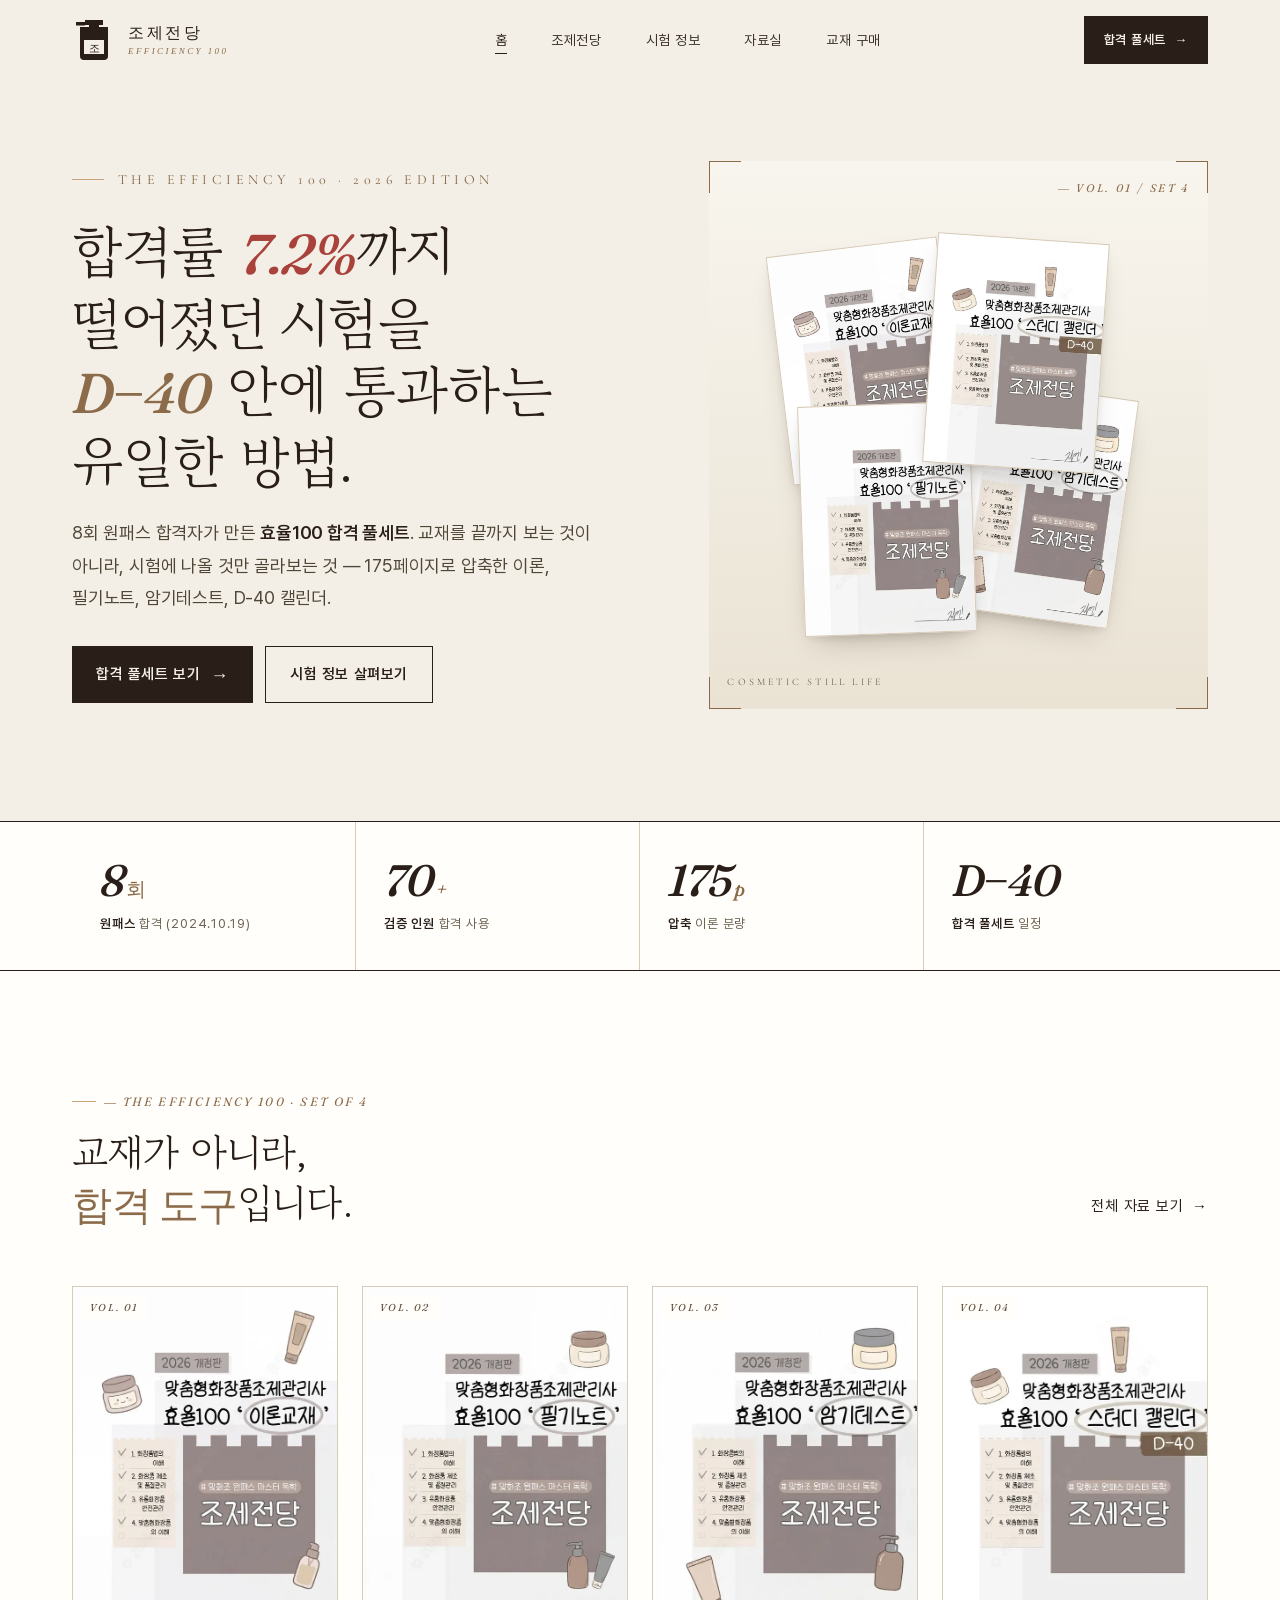
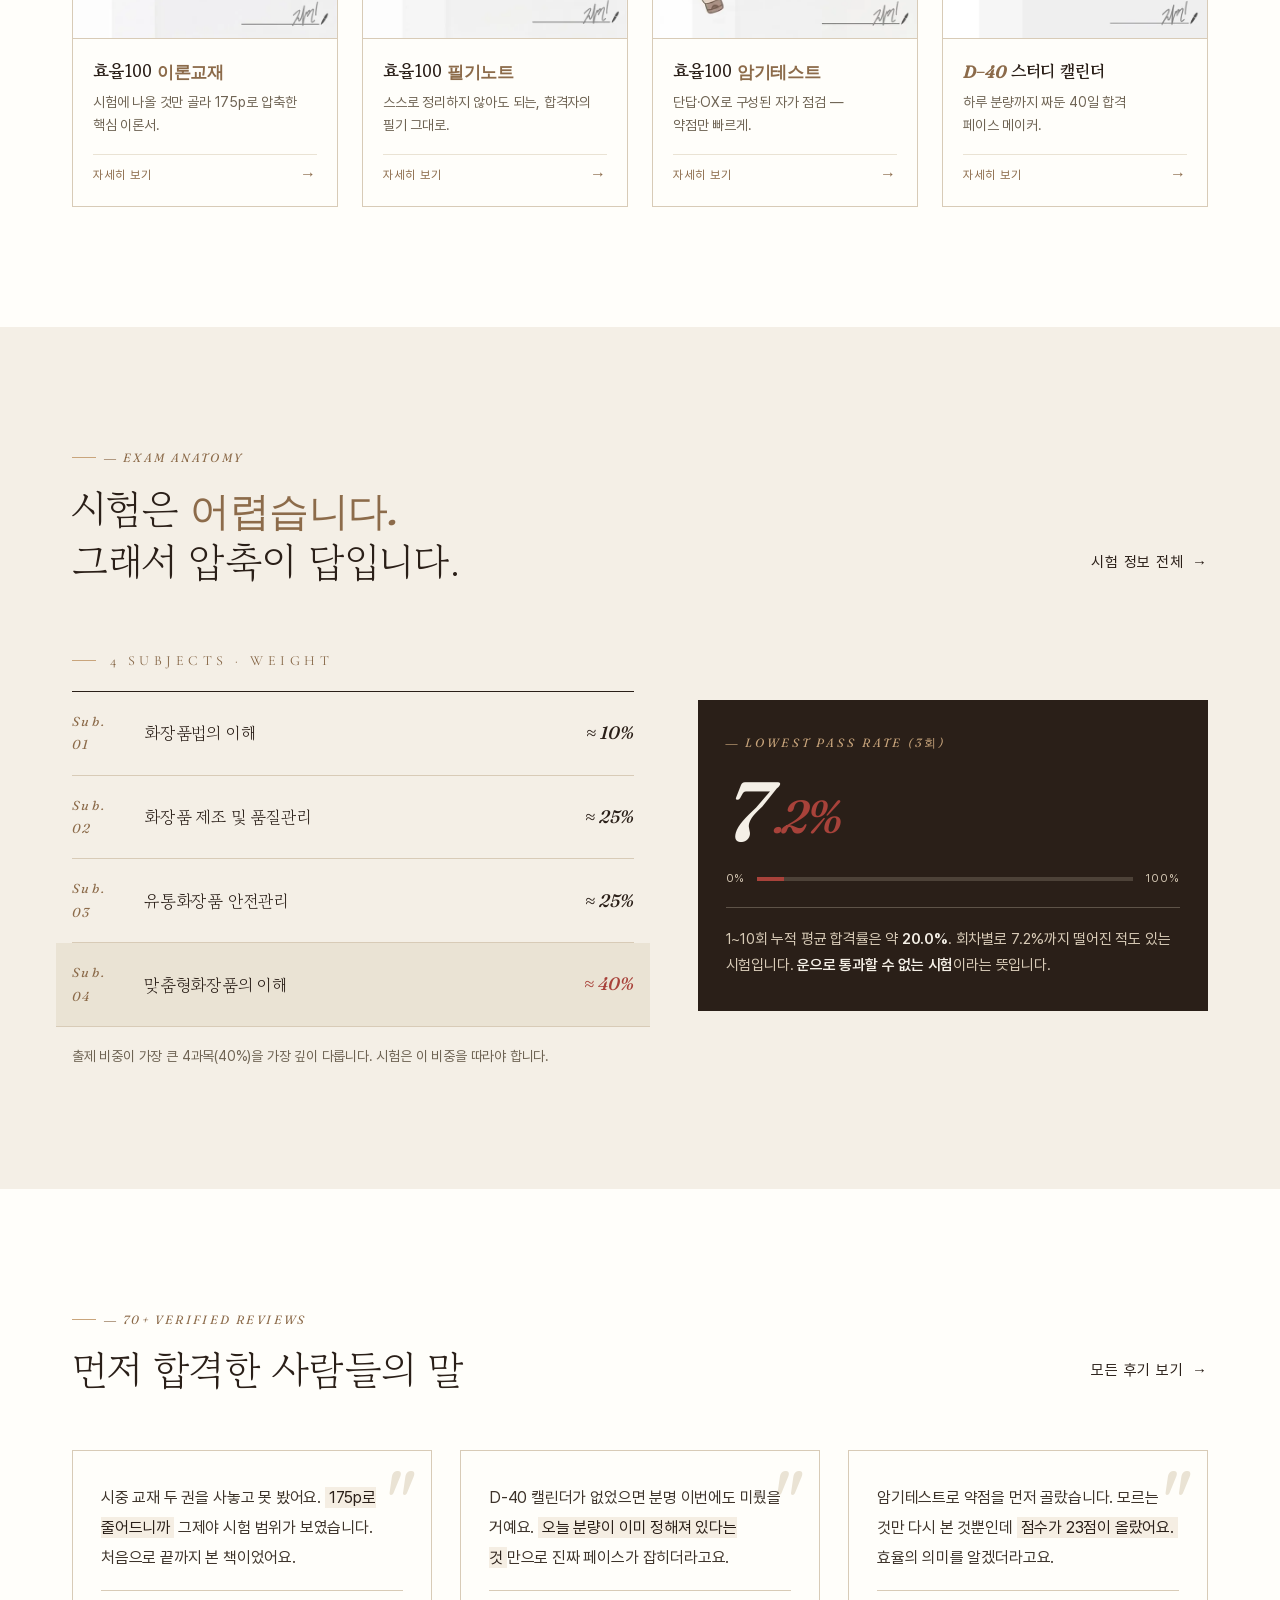
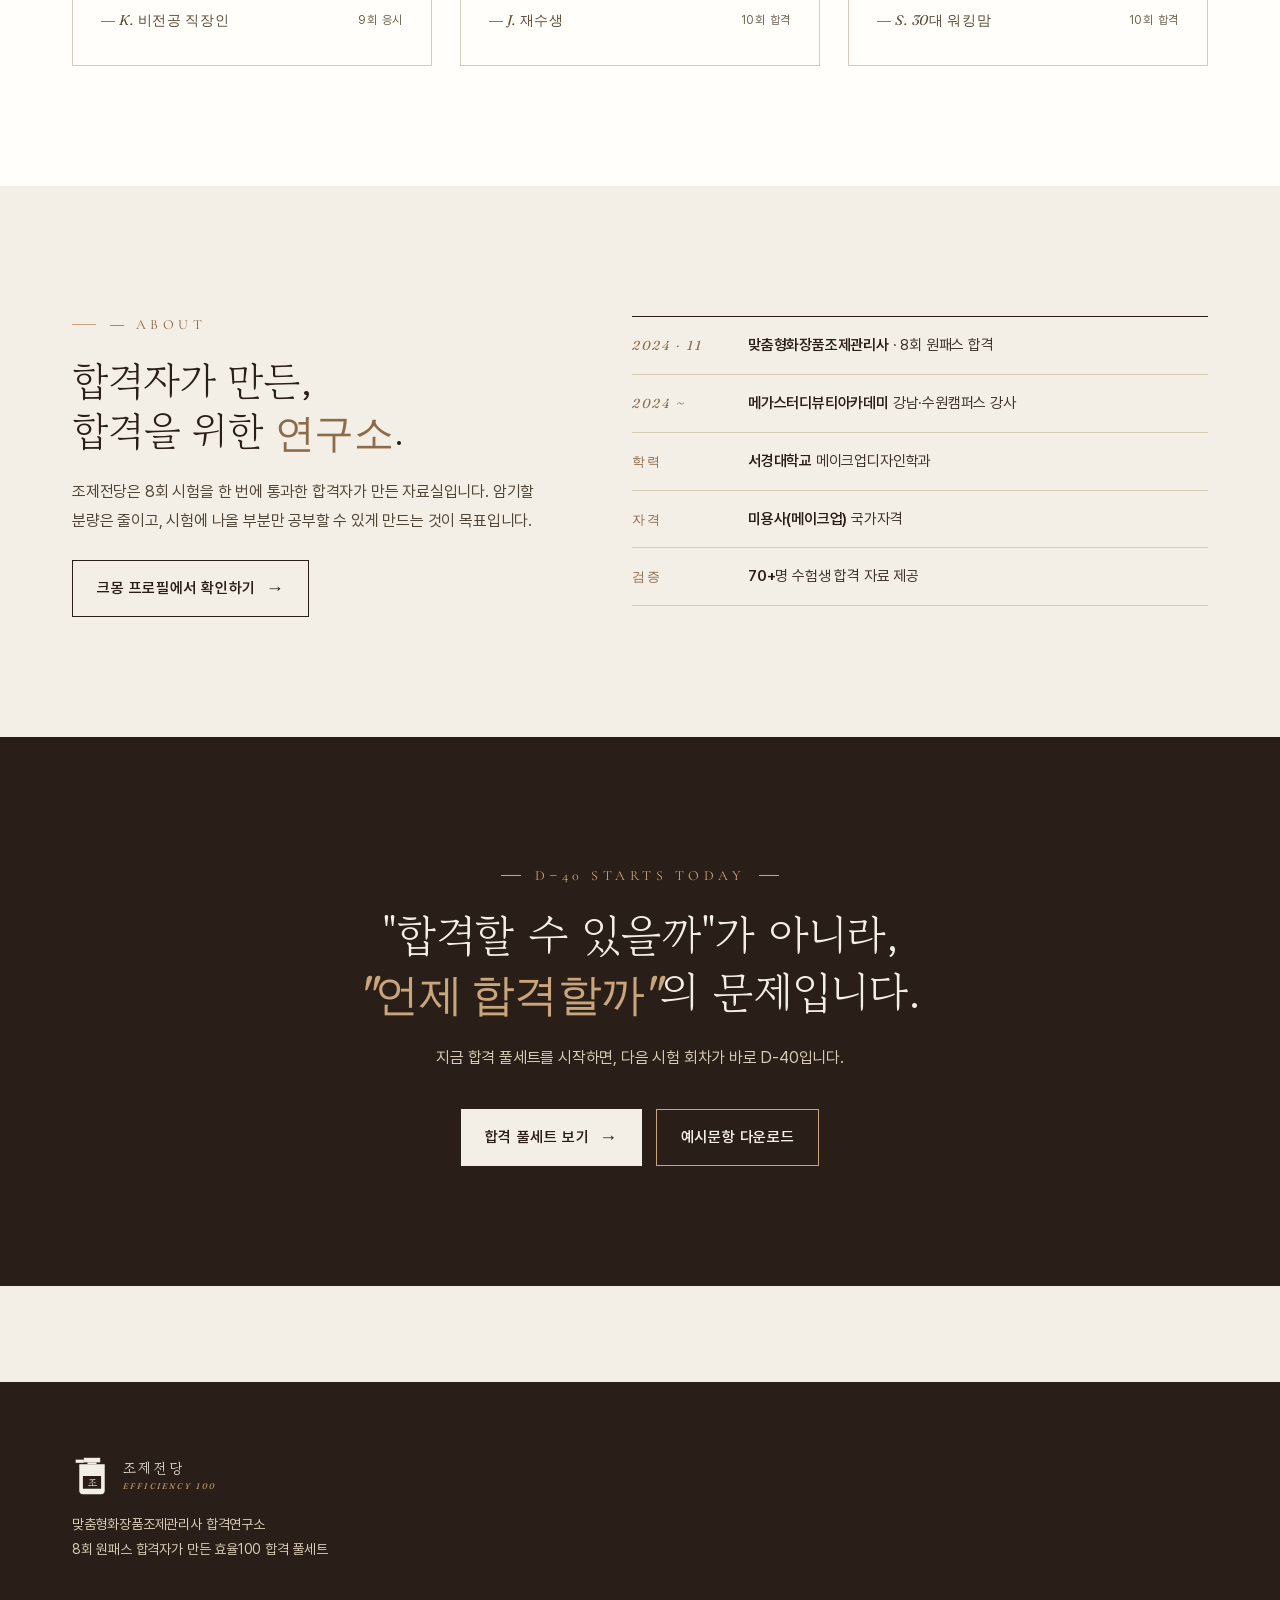
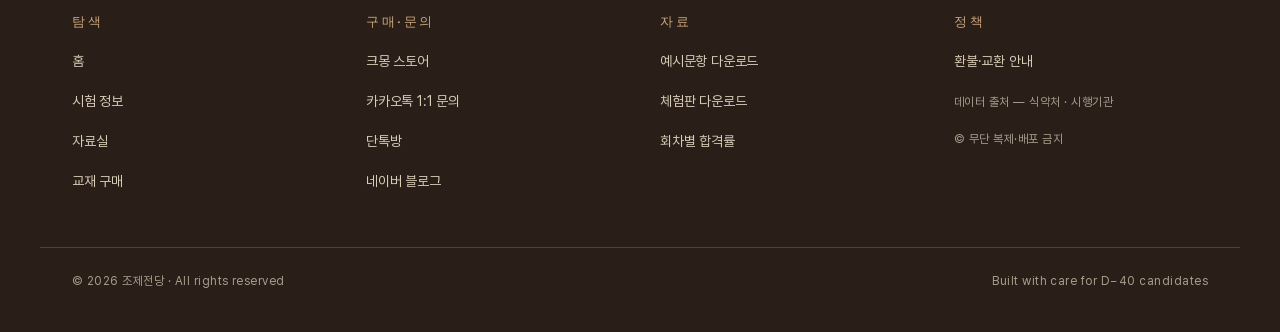
<file: index.html>
<!DOCTYPE html>
<html lang="ko">
<head>
<meta charset="UTF-8">
<!-- Google tag (gtag.js) — interaction-deferred -->
<script>
  window.dataLayer = window.dataLayer || [];
  function gtag(){dataLayer.push(arguments);}
  gtag('js', new Date());
  gtag('config', 'G-F64037SRZX');
  (function(){
    var done=false;
    function loadGA(){
      if(done)return; done=true;
      var s=document.createElement('script');
      s.async=true;
      s.src='https://www.googletagmanager.com/gtag/js?id=G-F64037SRZX';
      document.head.appendChild(s);
    }
    ['scroll','mousemove','touchstart','keydown','click','pointerdown'].forEach(function(e){
      window.addEventListener(e,loadGA,{once:true,passive:true});
    });
    setTimeout(loadGA,3500);
  })();
</script>
<meta name="google-site-verification" content="NAr3On89Ym2ysK4tKkze5yGOKYq5B1vSyVtVILd3RYI">
<meta name="naver-site-verification" content="fcfbbf88fa3ef6b8a86120e49fa648577eeb4b23">
<meta name="robots" content="index,follow">
<meta name="viewport" content="width=device-width, initial-scale=1, viewport-fit=cover">
<title>맞춤형화장품조제관리사 시험 합격연구소 — 조제전당 효율100</title>
<meta name="description" content="맞춤형화장품조제관리사 시험을 D-40 안에 끝내는 효율100. 8회 원패스 합격자가 만든 이론교재·필기노트·암기테스트·캘린더 풀세트.">
<link rel="canonical" href="https://jojejeondang.com/">
<meta property="og:type" content="website">
<meta property="og:site_name" content="조제전당">
<meta property="og:locale" content="ko_KR">
<meta property="og:url" content="https://jojejeondang.com/">
<meta property="og:title" content="맞춤형화장품조제관리사 시험 합격연구소 — 조제전당 효율100">
<meta property="og:description" content="맞춤형화장품조제관리사 시험을 D-40 안에 끝내는 효율100. 8회 원패스 합격자가 만든 이론교재·필기노트·암기테스트·캘린더 풀세트.">
<meta property="og:image" content="https://jojejeondang.com/og-image.png">
<meta name="twitter:card" content="summary_large_image">
<meta name="twitter:title" content="맞춤형화장품조제관리사 시험 합격연구소 — 조제전당 효율100">
<meta name="twitter:description" content="맞춤형화장품조제관리사 시험을 D-40 안에 끝내는 효율100. 8회 원패스 합격자가 만든 이론교재·필기노트·암기테스트·캘린더 풀세트.">
<meta name="twitter:image" content="https://jojejeondang.com/og-image.png">
<meta name="twitter:domain" content="jojejeondang.com">
<script type="application/ld+json">{"@context":"https://schema.org","@type":"EducationalOrganization","name":"조제전당","alternateName":"Efficiency 100","url":"https://jojejeondang.com/","description":"맞춤형화장품조제관리사 시험 학습자료 브랜드","logo":"https://jojejeondang.com/assets/logos/logo-master.svg","sameAs":["https://blog.naver.com/dianarttie","https://kmong.com/@%EC%A1%B0%EC%A0%9C%EC%A0%84%EB%8B%B9"]}</script>
<link rel="icon" type="image/svg+xml" href="https://jojejeondang.com/assets/logos/favicon.svg">



<link rel="stylesheet" href="styles.css">

<link rel="preload" as="font" type="font/woff2" href="fonts/Pretendard-400.subset.woff2" crossorigin>
<link rel="preload" as="font" type="font/woff2" href="fonts/Gowun-400.subset.woff2" crossorigin>
<style>@font-face{font-family:'Gowun Batang';font-weight:400;font-display:swap;src:url('fonts/Gowun-400.subset.woff2') format('woff2')}@font-face{font-family:'Gowun Batang';font-weight:700;font-display:swap;src:url('fonts/Gowun-700.subset.woff2') format('woff2')}@font-face{font-family:'Cormorant Garamond';font-weight:400;font-display:swap;src:url('fonts/Cormorant-400.woff2') format('woff2')}@font-face{font-family:'Fraunces';font-weight:400;font-style:italic;font-display:swap;src:url('fonts/Fraunces-400i.woff2') format('woff2')}@font-face{font-family:'Fraunces';font-weight:500;font-style:italic;font-display:swap;src:url('fonts/Fraunces-500i.woff2') format('woff2')}</style>

<style>@font-face{font-family:'Pretendard';font-weight:400;font-style:normal;font-display:swap;src:local('Pretendard'),url('fonts/Pretendard-400.subset.woff2') format('woff2')}
@font-face{font-family:'Pretendard';font-weight:600;font-style:normal;font-display:swap;src:local('Pretendard SemiBold'),url('fonts/Pretendard-600.subset.woff2') format('woff2')}</style>

<style>
  /* ============ HERO ============ */
  .hero{padding:40px 0 24px;position:relative;overflow:hidden}
  @media(min-width:561px){.hero{padding:56px 0 32px}}
  @media(min-width:1024px){.hero{padding:80px 0 64px}}
  .hero .wrap{display:grid;gap:36px}
  @media(min-width:1024px){.hero .wrap{grid-template-columns:1.15fr 1fr;gap:64px;align-items:center}}
  .hero-eyebrow{display:flex;align-items:center;gap:14px;margin-bottom:20px}
  @media(min-width:1024px){.hero-eyebrow{margin-bottom:24px}}
  .hero-eyebrow::before{content:'';width:32px;height:1px;background:var(--tan-400)}
  .hero h1{font-family:var(--f-display);font-weight:400;font-size:clamp(30px,6.4vw,56px);line-height:1.2;letter-spacing:-0.018em;color:var(--ink-900);text-wrap:pretty}
  .hero h1 em{font-family:var(--f-italic);color:var(--mocha-500);font-weight:500}
  .hero h1 .brick{color:var(--brick);font-family:var(--f-italic);font-weight:500}
  .hero p.lead{margin-top:20px;font-size:clamp(16px,2vw,18px);line-height:1.8;color:var(--ink-700);max-width:540px}
  @media(min-width:1024px){.hero p.lead{margin-top:24px}}

  /* HERO CTA: 모바일 1열 stack → 561+ inline */
  .hero-cta{margin-top:28px;display:flex;flex-direction:column;gap:10px}
  .hero-cta .btn{width:100%;justify-content:center}
  @media(min-width:561px){
    .hero-cta{flex-direction:row;flex-wrap:wrap;gap:12px;margin-top:32px}
    .hero-cta .btn{width:auto;min-width:0}
  }

  .hero-meta{
    margin-top:32px;padding-top:20px;border-top:1px solid var(--tan-300);
    display:grid;grid-template-columns:repeat(3,1fr);gap:8px;
  }
  @media(min-width:1024px){.hero-meta{margin-top:40px}}
  .hero-meta .m{padding:0 4px}
  .hero-meta .m:not(:last-child){border-right:1px solid var(--tan-300)}
  .hero-meta .v{font-family:var(--f-italic);font-size:clamp(20px,3.2vw,28px);color:var(--ink-900);line-height:1;font-weight:500;letter-spacing:-0.02em}
  .hero-meta .l{font-size:11px;letter-spacing:0.08em;color:var(--mocha-600);margin-top:6px;line-height:1.5}

  /* HERO ART · 4종 표지 stack */
  .hero-art{position:relative;aspect-ratio:1/1.05;max-width:480px;width:100%;margin:0 auto;padding:8px}
  @media(min-width:561px){.hero-art{max-width:520px}}
  @media(min-width:1024px){.hero-art{margin:0 0 0 auto;aspect-ratio:1/1.1}}
  .hero-art .stage{
    position:absolute;inset:0;
    background:linear-gradient(180deg,var(--paper-50) 0%,var(--cream-200) 100%);
    overflow:hidden;
  }
  .hero-art .corner{position:absolute;width:24px;height:24px;border:1px solid var(--mocha-500);z-index:5}
  @media(min-width:561px){.hero-art .corner{width:28px;height:28px}}
  @media(min-width:1024px){.hero-art .corner{width:32px;height:32px}}
  .hero-art .corner.tl{top:0;left:0;border-right:none;border-bottom:none}
  .hero-art .corner.tr{top:0;right:0;border-left:none;border-bottom:none}
  .hero-art .corner.bl{bottom:0;left:0;border-right:none;border-top:none}
  .hero-art .corner.br{bottom:0;right:0;border-left:none;border-top:none}
  .hero-art .label{
    position:absolute;top:14px;right:14px;z-index:5;
    font-family:var(--f-italic);font-size:10px;
    letter-spacing:0.24em;color:var(--mocha-500);text-transform:uppercase;
  }
  @media(min-width:768px){.hero-art .label{top:18px;right:18px;font-size:11px}}
  .hero-art .label-bl{
    position:absolute;bottom:14px;left:14px;z-index:5;
    font-family:var(--f-eyebrow);font-size:9px;
    letter-spacing:0.32em;color:var(--mocha-600);text-transform:uppercase;
  }
  @media(min-width:768px){.hero-art .label-bl{bottom:18px;left:18px;font-size:10px}}
  .stack-covers{position:absolute;inset:14%;display:block}
  .stack-covers .cv{
    position:absolute;width:48%;aspect-ratio:3/4;
    background:var(--paper-100);
    border:1px solid var(--tan-300);
    box-shadow:0 14px 30px -14px rgba(42,31,24,0.35),0 4px 10px -4px rgba(42,31,24,0.15);
    overflow:hidden;
    transition:transform 380ms var(--ease),box-shadow 380ms var(--ease);
    cursor:pointer;
    -webkit-tap-highlight-color:transparent;
  }
  .stack-covers .cv img{width:100%;height:100%;object-fit:cover;display:block;pointer-events:none}
  .stack-covers .cv-1{top:2%;left:0%;transform:rotate(-7deg);z-index:2}
  .stack-covers .cv-2{top:0%;left:42%;transform:rotate(4deg);z-index:4}
  .stack-covers .cv-3{top:42%;left:6%;transform:rotate(-2deg);z-index:3}
  .stack-covers .cv-4{top:38%;left:48%;transform:rotate(8deg);z-index:1}
  .stack-covers .cv:hover,.stack-covers .cv:active,.stack-covers .cv:focus-visible{
    z-index:10;
    box-shadow:0 22px 44px -16px rgba(42,31,24,0.5),0 6px 14px -4px rgba(42,31,24,0.25);
    outline:none;
  }
  .stack-covers .cv-1:hover,.stack-covers .cv-1:active,.stack-covers .cv-1:focus-visible{transform:rotate(-9deg) translate(-4px,-6px)}
  .stack-covers .cv-2:hover,.stack-covers .cv-2:active,.stack-covers .cv-2:focus-visible{transform:rotate(2deg) translate(0,-8px)}
  .stack-covers .cv-3:hover,.stack-covers .cv-3:active,.stack-covers .cv-3:focus-visible{transform:rotate(-3deg) translate(-2px,-7px)}
  .stack-covers .cv-4:hover,.stack-covers .cv-4:active,.stack-covers .cv-4:focus-visible{transform:rotate(10deg) translate(4px,-6px)}
  @media(prefers-reduced-motion:reduce){.stack-covers .cv{transition:none}}

  /* ============ KPI BAND ============ */
  /* 모바일 2×2 / 561+ 4열 */
  .kpi-band{background:var(--paper-0);border-top:1px solid var(--ink-900);border-bottom:1px solid var(--ink-900);padding:0;margin-top:24px}
  @media(min-width:1024px){.kpi-band{margin-top:48px}}
  .kpi-grid{display:grid;grid-template-columns:repeat(2,1fr)}
  @media(min-width:561px){.kpi-grid{grid-template-columns:repeat(4,1fr)}}
  .kpi{padding:22px 18px;border-right:1px solid var(--tan-300);border-bottom:1px solid var(--tan-300)}
  @media(min-width:561px){.kpi{padding:28px 20px;border-bottom:none}}
  @media(min-width:1024px){.kpi{padding:36px 28px}}
  .kpi:last-child{border-right:none}
  /* ≤560: 2×2 보더 처리 */
  @media(max-width:560px){
    .kpi:nth-child(2n){border-right:none}
    .kpi:nth-child(n+3){border-bottom:none}
  }
  .kpi .v{font-family:var(--f-italic);font-weight:500;font-size:clamp(32px,5vw,44px);color:var(--ink-900);line-height:1;letter-spacing:-0.02em}
  .kpi .v .u{font-size:0.45em;color:var(--mocha-500);margin-left:2px}
  .kpi .l{margin-top:10px;font-size:12px;color:var(--mocha-600);letter-spacing:0.04em;line-height:1.5}
  @media(min-width:561px){.kpi .l{margin-top:12px;font-size:13px;letter-spacing:0.06em}}
  .kpi .l b{color:var(--ink-900);font-weight:600}

  /* ============ SECTION HEADER ============ */
  section.block{padding:56px 0}
  @media(min-width:561px){section.block{padding:72px 0}}
  @media(min-width:1024px){section.block{padding:120px 0}}
  .sec-head{margin-bottom:32px;display:grid;gap:14px}
  @media(min-width:561px){.sec-head{margin-bottom:40px}}
  @media(min-width:1024px){.sec-head{grid-template-columns:1fr auto;align-items:end;margin-bottom:56px;gap:32px}}
  .sec-head h2{max-width:740px;text-wrap:pretty}
  .sec-head .meta{display:flex;align-items:center;gap:8px;font-family:var(--f-italic);font-size:12px;color:var(--mocha-500);letter-spacing:0.2em;text-transform:uppercase}
  .sec-head .meta::before{content:'';width:24px;height:1px;background:var(--tan-400)}

  .bg-elev{background:var(--paper-0)}

  /* ============ STORE PREVIEW (4종 자료) ============ */
  /* 모바일 2열 / 태블릿(561+) 2열 / 데스크탑(1024+) 4열 */
  .store-grid{display:grid;gap:16px;grid-template-columns:1fr 1fr}
  @media(min-width:561px){.store-grid{gap:20px}}
  @media(min-width:1024px){.store-grid{grid-template-columns:repeat(4,1fr);gap:24px}}
  .item{
    background:var(--paper-0);border:1px solid var(--tan-300);
    display:flex;flex-direction:column;
    transition:transform var(--t-base) var(--ease),box-shadow var(--t-base) var(--ease),border-color var(--t-base) var(--ease);
  }
  .item:hover{transform:translateY(-3px);box-shadow:0 18px 32px -16px rgba(42,31,24,0.22);border-color:var(--mocha-500)}
  .item .cover{
    aspect-ratio:3/4;background:var(--paper-100);overflow:hidden;
    position:relative;border-bottom:1px solid var(--tan-300);
  }
  .item .cover img{width:100%;height:100%;object-fit:cover;transition:transform 800ms var(--ease)}
  .item:hover .cover img{transform:scale(1.04)}
  .item .cover .vol{
    position:absolute;top:8px;left:8px;
    background:var(--paper-0);padding:4px 9px;
    font-family:var(--f-italic);font-size:10px;
    letter-spacing:0.2em;color:var(--mocha-700);
  }
  .item .body{padding:16px;display:flex;flex-direction:column;gap:8px;flex:1}
  @media(min-width:561px){.item .body{padding:18px}}
  @media(min-width:1024px){.item .body{padding:20px}}
  .item .ti{font-family:var(--f-display);font-weight:700;font-size:15px;line-height:1.4;color:var(--ink-900)}
  @media(min-width:768px){.item .ti{font-size:16px}}
  @media(min-width:1024px){.item .ti{font-size:17px}}
  .item .desc{font-size:13px;line-height:1.65;color:var(--mocha-600);flex:1}
  @media(min-width:1024px){.item .desc{font-size:14px}}
  .item .ft{margin-top:8px;padding-top:10px;border-top:1px solid var(--cream-200);display:flex;justify-content:space-between;align-items:baseline;font-size:12px;color:var(--mocha-500);letter-spacing:0.08em}
  .item .ft .ar{font-family:var(--f-italic);font-size:16px;line-height:1}

  /* ============ EXAM PREVIEW ============ */
  .exam-prev{display:grid;gap:32px}
  @media(min-width:1024px){.exam-prev{grid-template-columns:1.1fr 1fr;gap:64px;align-items:center}}
  .subjects{border-top:1px solid var(--ink-900)}
  .subj{display:grid;grid-template-columns:auto 1fr auto;gap:14px;padding:16px 0;border-bottom:1px solid var(--tan-300);align-items:center}
  @media(min-width:561px){.subj{gap:16px;padding:18px 0}}
  .subj .n{font-family:var(--f-italic);font-size:12px;color:var(--mocha-500);letter-spacing:0.16em;width:52px}
  @media(min-width:561px){.subj .n{font-size:13px;letter-spacing:0.18em;width:56px}}
  .subj .nm{font-family:var(--f-display);font-weight:400;font-size:15px;color:var(--ink-900);line-height:1.4}
  @media(min-width:561px){.subj .nm{font-size:17px}}
  .subj .pct{font-family:var(--f-italic);font-size:16px;color:var(--ink-900);font-weight:500;letter-spacing:-0.01em}
  @media(min-width:561px){.subj .pct{font-size:18px}}
  .subj.feat{background:var(--cream-200);margin:0 -12px;padding:16px 12px}
  @media(min-width:561px){.subj.feat{margin:0 -16px;padding:18px 16px}}
  .subj.feat .pct{color:var(--brick)}
  .rate-card{
    background:var(--ink-900);color:var(--paper-100);
    padding:28px 24px;display:flex;flex-direction:column;gap:18px;
  }
  @media(min-width:561px){.rate-card{padding:32px 28px}}
  .rate-card .ey{font-family:var(--f-italic);color:var(--tan-400);font-size:12px;letter-spacing:0.24em;text-transform:uppercase}
  .rate-card .big{
    font-family:var(--f-italic);font-weight:500;
    font-size:clamp(56px,9vw,84px);line-height:0.95;color:var(--paper-100);letter-spacing:-0.03em;
  }
  .rate-card .big .pct{color:var(--brick);font-size:0.55em;margin-left:6px;display:inline-block;vertical-align:0.18em}
  .rate-card .body{color:#D8CBB7;font-size:14px;line-height:1.75;border-top:1px solid rgba(216,203,183,0.3);padding-top:18px}
  @media(min-width:1024px){.rate-card .body{font-size:15px}}
  .rate-card .body b{color:var(--paper-100);font-weight:600}
  .rate-bar{display:flex;align-items:center;gap:12px;font-size:11px;letter-spacing:0.08em;color:#D8CBB7}
  .rate-bar .track{flex:1;height:4px;background:rgba(216,203,183,0.2);position:relative;overflow:hidden}
  .rate-bar .track::after{content:'';position:absolute;left:0;top:0;height:100%;width:7.2%;background:var(--brick)}

  /* ============ TESTIMONIAL ============ */
  /* 모바일 1열 / 561+ 2열 / 1024+ 3열 */
  .quote-block{display:grid;gap:20px}
  @media(min-width:561px){.quote-block{grid-template-columns:repeat(2,1fr);gap:24px}}
  @media(min-width:1024px){.quote-block{grid-template-columns:repeat(3,1fr);gap:28px}}
  .qc{background:var(--paper-0);padding:28px 24px;border:1px solid var(--tan-300);display:flex;flex-direction:column;gap:18px;position:relative}
  @media(min-width:1024px){.qc{padding:32px 28px}}
  .qc::before{content:'"';position:absolute;top:14px;right:24px;font-family:var(--f-italic);font-size:72px;line-height:1;color:var(--cream-200);font-weight:500}
  .qc .text{position:relative;font-size:15px;line-height:1.85;color:var(--ink-800)}
  @media(min-width:1024px){.qc .text{font-size:16px}}
  .qc .text b{color:var(--ink-900);background:rgba(201,165,124,0.18);padding:1px 4px;font-weight:500}
  .qc .meta{padding-top:18px;border-top:1px solid var(--tan-300);display:flex;justify-content:space-between;align-items:center;font-size:12px;color:var(--mocha-600);letter-spacing:0.06em;margin-top:auto;gap:12px;flex-wrap:wrap}
  .qc .meta .who{font-family:var(--f-italic);color:var(--mocha-700);font-size:14px;line-height:1.7}

  /* ============ CTA SECTION ============ */
  .end-cta{background:var(--ink-900);color:var(--paper-100);padding:56px 0;margin-top:0;text-align:center}
  @media(min-width:561px){.end-cta{padding:80px 0}}
  @media(min-width:1024px){.end-cta{padding:120px 0}}
  .end-cta h2{font-family:var(--f-display);font-weight:400;font-size:clamp(26px,4.6vw,44px);line-height:1.3;letter-spacing:-0.012em;color:var(--paper-100);max-width:760px;margin:0 auto;text-wrap:pretty}
  .end-cta h2 em{font-family:var(--f-italic);color:var(--tan-400);font-weight:500}
  .end-cta .ey{color:var(--tan-400);margin-bottom:18px;display:inline-flex;align-items:center;gap:14px}
  .end-cta .ey::before,.end-cta .ey::after{content:'';width:20px;height:1px;background:var(--tan-400)}
  .end-cta p{margin-top:18px;font-size:15px;line-height:1.85;color:#D8CBB7;max-width:560px;margin-left:auto;margin-right:auto}
  @media(min-width:1024px){.end-cta p{margin-top:20px;font-size:16px}}
  .end-cta-row{margin-top:32px;display:flex;flex-direction:column;gap:10px;align-items:stretch;max-width:360px;margin-left:auto;margin-right:auto}
  .end-cta-row .btn{justify-content:center}
  @media(min-width:561px){
    .end-cta-row{flex-direction:row;flex-wrap:wrap;justify-content:center;max-width:none;gap:14px;margin-top:36px}
    .end-cta-row .btn{flex:0 1 auto}
  }
  .btn-on-ink-primary{background:var(--paper-100);color:var(--ink-900)}
  .btn-on-ink-primary:hover{transform:translateY(-2px);box-shadow:0 14px 28px -10px rgba(216,203,183,0.4)}
  .btn-on-ink-secondary{background:transparent;color:var(--paper-100);border:1.4px solid var(--tan-400)}
  .btn-on-ink-secondary:hover{background:var(--tan-400);color:var(--ink-900);border-color:var(--tan-400)}

  /* ============ ABOUT BAND ============ */
  .about{display:grid;gap:32px;align-items:center}
  @media(min-width:1024px){.about{grid-template-columns:1fr 1.2fr;gap:80px}}
  .about-creds{display:grid;gap:0;border-top:1px solid var(--ink-900);padding:0;margin:0}
  .about-creds li{list-style:none;padding:14px 0;border-bottom:1px solid var(--tan-300);display:grid;grid-template-columns:80px 1fr;gap:14px;align-items:baseline}
  @media(min-width:561px){.about-creds li{grid-template-columns:96px 1fr;gap:20px;padding:16px 0}}
  .about-creds li .y{font-family:var(--f-italic);font-size:12px;color:var(--mocha-500);letter-spacing:0.14em;white-space:nowrap}
  @media(min-width:561px){.about-creds li .y{font-size:13px;letter-spacing:0.16em}}
  .about-creds li .t{font-size:14px;color:var(--ink-800);line-height:1.65}
  @media(min-width:561px){.about-creds li .t{font-size:15px}}
  .about-creds li .t b{color:var(--ink-900);font-weight:600}

</style>
</head>
<body>

<!-- ====================== HEADER ====================== -->
<header class="site-header">
  <div class="wrap nav-row">
    <a class="brand" href="index.html" aria-label="조제전당 홈">
      <img class="desktop-mark" src="assets/logos/logo-header.svg" alt="조제전당 — Efficiency 100" width="220" height="48">
      <img class="mobile-mark" src="assets/logos/logo-mobile.svg" alt="조제전당 — Efficiency 100" width="180" height="40">
    </a>
    <nav aria-label="주 메뉴">
      <ul class="nav-list">
        <li><a href="index.html" aria-current="page">홈</a></li>
        <li><a href="https://kmong.com/@조제전당" target="_blank" rel="noopener" data-todo="kmong-profile">조제전당</a></li>
        <li><a href="exam.html">시험 정보</a></li>
        <li><a href="resources.html">자료실</a></li>
        <li><a href="store.html">교재 구매</a></li>
      </ul>
    </nav>
    <a class="nav-cta" href="store.html">합격 풀세트</a>
    <button class="hamburger" aria-label="메뉴 열기" aria-expanded="false" aria-controls="mobile-drawer">
      <span></span><span></span><span></span>
    </button>
  </div>
</header>

<!-- Mobile Drawer (header 밖에 두어 backdrop-filter stacking context 회피) -->
<nav class="mobile-drawer" id="mobile-drawer" aria-label="모바일 메뉴">
  <a href="index.html"><span>홈</span><span class="num">01</span></a>
  <a href="https://kmong.com/@조제전당" target="_blank" rel="noopener" data-todo="kmong-profile"><span>조제전당</span><span class="num">02</span></a>
  <a href="exam.html"><span>시험 정보</span><span class="num">03</span></a>
  <a href="resources.html"><span>자료실</span><span class="num">04</span></a>
  <a href="store.html"><span>교재 구매</span><span class="num">05</span></a>
  <a class="drawer-cta" href="store.html">합격 풀세트 보기</a>
</nav>
<main id="main">

<!-- ====================== HERO ====================== -->
<section class="hero">
  <div class="wrap">
    <div class="reveal">
      <div class="hero-eyebrow">
        <span class="eyebrow">The Efficiency 100 · 2026 Edition</span>
      </div>
      <h1>합격률 <span class="brick">7.2%</span>까지 떨어졌던 시험을<br><em>D−40</em> 안에 통과하는 유일한 방법.</h1>
      <p class="lead">8회 원패스 합격자가 만든 <b style="color:var(--ink-900);font-weight:600">효율100 합격 풀세트</b>. 교재를 끝까지 보는 것이 아니라, 시험에 나올 것만 골라보는 것 — 175페이지로 압축한 이론, 필기노트, 암기테스트, D-40 캘린더.</p>
      <div class="hero-cta">
        <a class="btn btn-primary" href="store.html">합격 풀세트 보기 <span class="ar">→</span></a>
        <a class="btn btn-secondary" href="exam.html">시험 정보 살펴보기</a>
      </div>
    </div>

    <!-- HERO ART · 4종 표지 stack -->
    <div class="hero-art reveal">
      <div class="stage"></div>
      <span class="corner tl"></span><span class="corner tr"></span>
      <span class="corner bl"></span><span class="corner br"></span>
      <span class="label">— Vol. 01 / Set 4</span>
      <span class="label-bl">Cosmetic Still Life</span>
      <div class="stack-covers" aria-label="효율100 풀세트 — 4종 표지">
        <a class="cv cv-1" href="store.html#theory" aria-label="이론교재 자세히 보기">
          <picture><source srcset="images/covers/cover_theory.webp" type="image/webp"><img decoding="async" width="700" height="937" src="images/covers/cover_theory.jpg" alt="효율100 이론교재" loading="eager"></picture>
        </a>
        <a class="cv cv-2" href="store.html#calendar" aria-label="D-40 스터디 캘린더 자세히 보기">
          <picture><source srcset="images/covers/cover_calendar.webp" type="image/webp"><img decoding="async" width="700" height="906" src="images/covers/cover_calendar.jpg" alt="효율100 D-40 스터디 캘린더" loading="eager"></picture>
        </a>
        <a class="cv cv-3" href="store.html#note" aria-label="필기노트 자세히 보기">
          <picture><source srcset="images/covers/cover_note.webp" type="image/webp"><img decoding="async" width="700" height="937" src="images/covers/cover_note.jpg" alt="효율100 필기노트" loading="eager"></picture>
        </a>
        <a class="cv cv-4" href="store.html#test" aria-label="암기테스트 자세히 보기">
          <picture><source srcset="images/covers/cover_test.webp" type="image/webp"><img decoding="async" width="700" height="937" src="images/covers/cover_test.jpg" alt="효율100 암기테스트" loading="eager"></picture>
        </a>
      </div>
    </div>
  </div>
</section>

<!-- ====================== KPI BAND ====================== -->
<section class="kpi-band reveal-stagger">
  <div class="wrap kpi-grid">
    <div class="kpi"><div class="v">8<span class="u">회</span></div><div class="l"><b>원패스</b> 합격 (2024.10.19)</div></div>
    <div class="kpi"><div class="v">70<span class="u">+</span></div><div class="l"><b>검증 인원</b> 합격 사용</div></div>
    <div class="kpi"><div class="v">175<span class="u">p</span></div><div class="l"><b>압축</b> 이론 분량</div></div>
    <div class="kpi"><div class="v">D−40</div><div class="l"><b>합격 풀세트</b> 일정</div></div>
  </div>
</section>

<!-- ====================== STORE PREVIEW ====================== -->
<section class="block bg-elev">
  <div class="wrap">
    <header class="sec-head reveal">
      <div>
        <div class="meta">— The Efficiency 100 · Set of 4</div>
        <h2 class="h1" style="margin-top:14px">교재가 아니라,<br><em>합격 도구</em>입니다.</h2>
      </div>
      <a class="btn-ghost" href="store.html">전체 자료 보기</a>
    </header>

    <div class="store-grid reveal-stagger">
      <a class="item" href="store.html#theory">
        <div class="cover"><span class="vol">VOL. 01</span><picture><source srcset="images/covers/cover_theory.webp" type="image/webp"><img decoding="async" width="700" height="937" src="images/covers/cover_theory.jpg" alt="효율100 이론교재 표지" loading="lazy"></picture></div>
        <div class="body">
          <div class="ti">효율100 <em style="font-family:var(--f-italic);color:var(--mocha-500)">이론교재</em></div>
          <div class="desc">시험에 나올 것만 골라 175p로 압축한 핵심 이론서.</div>
          <div class="ft"><span>자세히 보기</span><span class="ar">→</span></div>
        </div>
      </a>
      <a class="item" href="store.html#note">
        <div class="cover"><span class="vol">VOL. 02</span><picture><source srcset="images/covers/cover_note.webp" type="image/webp"><img decoding="async" width="700" height="937" src="images/covers/cover_note.jpg" alt="효율100 필기노트 표지" loading="lazy"></picture></div>
        <div class="body">
          <div class="ti">효율100 <em style="font-family:var(--f-italic);color:var(--mocha-500)">필기노트</em></div>
          <div class="desc">스스로 정리하지 않아도 되는, 합격자의 필기 그대로.</div>
          <div class="ft"><span>자세히 보기</span><span class="ar">→</span></div>
        </div>
      </a>
      <a class="item" href="store.html#test">
        <div class="cover"><span class="vol">VOL. 03</span><picture><source srcset="images/covers/cover_test.webp" type="image/webp"><img decoding="async" width="700" height="937" src="images/covers/cover_test.jpg" alt="효율100 암기테스트 표지" loading="lazy"></picture></div>
        <div class="body">
          <div class="ti">효율100 <em style="font-family:var(--f-italic);color:var(--mocha-500)">암기테스트</em></div>
          <div class="desc">단답·OX로 구성된 자가 점검 — 약점만 빠르게.</div>
          <div class="ft"><span>자세히 보기</span><span class="ar">→</span></div>
        </div>
      </a>
      <a class="item" href="store.html#calendar">
        <div class="cover"><span class="vol">VOL. 04</span><picture><source srcset="images/covers/cover_calendar.webp" type="image/webp"><img decoding="async" width="700" height="906" src="images/covers/cover_calendar.jpg" alt="D-40 스터디 캘린더 표지" loading="lazy"></picture></div>
        <div class="body">
          <div class="ti"><em style="font-family:var(--f-italic);color:var(--mocha-500)">D−40</em> 스터디 캘린더</div>
          <div class="desc">하루 분량까지 짜둔 40일 합격 페이스 메이커.</div>
          <div class="ft"><span>자세히 보기</span><span class="ar">→</span></div>
        </div>
      </a>
    </div>
  </div>
</section>

<!-- ====================== EXAM PREVIEW ====================== -->
<section class="block">
  <div class="wrap">
    <header class="sec-head reveal">
      <div>
        <div class="meta">— Exam Anatomy</div>
        <h2 class="h1" style="margin-top:14px">시험은 <em>어렵습니다.</em><br>그래서 압축이 답입니다.</h2>
      </div>
      <a class="btn-ghost" href="exam.html">시험 정보 전체</a>
    </header>

    <div class="exam-prev">
      <div class="reveal">
        <div class="eyebrow eyebrow-rule" style="margin-bottom:18px">4 Subjects · Weight</div>
        <ul class="subjects">
          <li class="subj"><span class="n">Sub. 01</span><span class="nm">화장품법의 이해</span><span class="pct">≈ 10%</span></li>
          <li class="subj"><span class="n">Sub. 02</span><span class="nm">화장품 제조 및 품질관리</span><span class="pct">≈ 25%</span></li>
          <li class="subj"><span class="n">Sub. 03</span><span class="nm">유통화장품 안전관리</span><span class="pct">≈ 25%</span></li>
          <li class="subj feat"><span class="n">Sub. 04</span><span class="nm">맞춤형화장품의 이해</span><span class="pct">≈ 40%</span></li>
        </ul>
        <p class="small" style="margin-top:18px">출제 비중이 가장 큰 4과목(40%)을 가장 깊이 다룹니다. 시험은 이 비중을 따라야 합니다.</p>
      </div>

      <aside class="rate-card reveal">
        <div class="ey">— Lowest pass rate (3회)</div>
        <div class="big">7<span class="pct">.2%</span></div>
        <div class="rate-bar"><span>0%</span><span class="track"></span><span>100%</span></div>
        <div class="body">
          1~10회 누적 평균 합격률은 약 <b>20.0%</b>. 회차별로 7.2%까지 떨어진 적도 있는 시험입니다. <b>운으로 통과할 수 없는 시험</b>이라는 뜻입니다.
        </div>
      </aside>
    </div>
  </div>
</section>

<!-- ====================== TESTIMONIAL ====================== -->
<section class="block bg-elev">
  <div class="wrap">
    <header class="sec-head reveal">
      <div>
        <div class="meta">— 70+ Verified Reviews</div>
        <h2 class="h1" style="margin-top:14px">먼저 합격한 사람들의 말</h2>
      </div>
      <a class="btn-ghost" href="resources.html">모든 후기 보기</a>
    </header>

    <div class="quote-block reveal-stagger">
      <article class="qc">
        <p class="text">시중 교재 두 권을 사놓고 못 봤어요. <b>175p로 줄어드니까</b> 그제야 시험 범위가 보였습니다. 처음으로 끝까지 본 책이었어요.</p>
        <div class="meta"><span class="who">— K. 비전공 직장인</span><span>9회 응시</span></div>
      </article>
      <article class="qc">
        <p class="text">D-40 캘린더가 없었으면 분명 이번에도 미뤘을 거예요. <b>오늘 분량이 이미 정해져 있다는 것</b>만으로 진짜 페이스가 잡히더라고요.</p>
        <div class="meta"><span class="who">— J. 재수생</span><span>10회 합격</span></div>
      </article>
      <article class="qc">
        <p class="text">암기테스트로 약점을 먼저 골랐습니다. 모르는 것만 다시 본 것뿐인데 <b>점수가 23점이 올랐어요.</b> 효율의 의미를 알겠더라고요.</p>
        <div class="meta"><span class="who">— S. 30대 워킹맘</span><span>10회 합격</span></div>
      </article>
    </div>
  </div>
</section>

<!-- ====================== ABOUT ====================== -->
<section class="block">
  <div class="wrap">
    <div class="about">
      <div class="reveal">
        <div class="eyebrow eyebrow-rule">— About</div>
        <h2 class="h1" style="margin-top:18px">합격자가 만든,<br>합격을 위한 <em>연구소</em>.</h2>
        <p class="body" style="margin-top:20px;color:var(--ink-700);max-width:480px">조제전당은 8회 시험을 한 번에 통과한 합격자가 만든 자료실입니다. 암기할 분량은 줄이고, 시험에 나올 부분만 공부할 수 있게 만드는 것이 목표입니다.</p>
        <a class="btn btn-secondary" href="https://kmong.com/@조제전당" target="_blank" rel="noopener" data-todo="kmong-profile" style="margin-top:24px">크몽 프로필에서 확인하기 <span class="ar">→</span></a>
      </div>
      <ul class="about-creds reveal-stagger">
        <li><span class="y">2024 · 11</span><span class="t"><b>맞춤형화장품조제관리사</b> · 8회 원패스 합격</span></li>
        <li><span class="y">2024 ~</span><span class="t"><b>메가스터디뷰티아카데미</b> 강남·수원캠퍼스 강사</span></li>
        <li><span class="y">학력</span><span class="t"><b>서경대학교</b> 메이크업디자인학과</span></li>
        <li><span class="y">자격</span><span class="t"><b>미용사(메이크업)</b> 국가자격</span></li>
        <li><span class="y">검증</span><span class="t"><b>70+</b>명 수험생 합격 자료 제공</span></li>
      </ul>
    </div>
  </div>
</section>

<!-- ====================== END CTA ====================== -->
<section class="end-cta">
  <div class="wrap-narrow reveal">
    <div class="ey eyebrow">D−40 starts today</div>
    <h2>"합격할 수 있을까"가 아니라,<br><em>"언제 합격할까"</em>의 문제입니다.</h2>
    <p>지금 합격 풀세트를 시작하면, 다음 시험 회차가 바로 D-40입니다.</p>
    <div class="end-cta-row">
      <a class="btn btn-on-ink-primary" href="store.html">합격 풀세트 보기 <span class="ar">→</span></a>
      <a class="btn btn-on-ink-secondary" href="resources.html">예시문항 다운로드</a>
    </div>
  </div>
</section>

<!-- ====================== FOOTER ====================== -->
</main>
<footer class="site-footer">
  <div class="wrap">
    <div class="foot-brand">
      <svg width="200" height="44" viewBox="0 0 220 48" xmlns="http://www.w3.org/2000/svg" aria-label="조제전당">
        <g transform="translate(22,4)">
          <rect x="-9" y="0" width="18" height="5" fill="#F4EFE6"/>
          <rect x="-18" y="2" width="9" height="3.5" fill="#F4EFE6"/>
          <rect x="-5" y="5" width="10" height="2" fill="#F4EFE6"/>
          <path d="M -14 7 L 14 7 L 14 36 Q 14 40 10 40 L -10 40 Q -14 40 -14 36 Z" fill="#F4EFE6"/>
          <rect x="-10" y="20" width="20" height="14" fill="#2A1F18"/>
          <text x="0" y="32" text-anchor="middle" font-family="'Gowun Batang',serif" font-size="11" fill="#F4EFE6">조</text>
        </g>
        <text x="56" y="22" font-family="'Gowun Batang',serif" font-size="16" fill="#F4EFE6" letter-spacing="2.5">조제전당</text>
        <text x="56" y="38" font-family="'Fraunces',serif" font-size="9" fill="#C9A57C" letter-spacing="2.4">EFFICIENCY 100</text>
      </svg>
      <p>맞춤형화장품조제관리사 합격연구소<br>8회 원패스 합격자가 만든 효율100 합격 풀세트</p>
    </div>
    <div class="foot-col">
      <h2>탐색</h2>
      <ul>
        <li><a href="index.html">홈</a></li>
        <li><a href="exam.html">시험 정보</a></li>
        <li><a href="resources.html">자료실</a></li>
        <li><a href="store.html">교재 구매</a></li>
      </ul>
    </div>
    <div class="foot-col">
      <h2>구매·문의</h2>
      <ul>
        <li><a href="https://kmong.com/self-marketing/770274/e2ForXAvGu" target="_blank" rel="noopener" data-todo="kmong-store">크몽 스토어</a></li>
        <li><a href="https://open.kakao.com/o/sMmTDOIh" target="_blank" rel="noopener" data-todo="kakao-1on1">카카오톡 1:1 문의</a></li>
        <li><a href="https://open.kakao.com/o/gyV2DOIh" target="_blank" rel="noopener" data-todo="kakao-open">단톡방</a></li>
        <li><a href="https://blog.naver.com/dianarttie" target="_blank" rel="noopener" data-todo="naver-blog">네이버 블로그</a></li>
      </ul>
    </div>
    <div class="foot-col">
      <h2>자료</h2>
      <ul>
        <li><a href="resources.html#samples">예시문항 다운로드</a></li>
        <li><a href="resources.html#preview">체험판 다운로드</a></li>
        <li><a href="exam.html#pass-rate">회차별 합격률</a></li>
      </ul>
    </div>
    <div class="foot-col">
      <h2>정책</h2>
      <ul>
        <li><a href="store.html#faq">환불·교환 안내</a></li>
        <li><span class="cap" style="color:#A89D8C">데이터 출처 — 식약처 · 시행기관</span></li>
        <li><span class="cap" style="color:#A89D8C">© 무단 복제·배포 금지</span></li>
      </ul>
    </div>
  </div>
  <div class="wrap foot-base">
    <span>© <span data-year>2026</span> 조제전당 · All rights reserved</span>
    <span>Built with care for D−40 candidates</span>
  </div>
</footer>

<script src="main.js" defer></script>
</body>
</html>
</file>
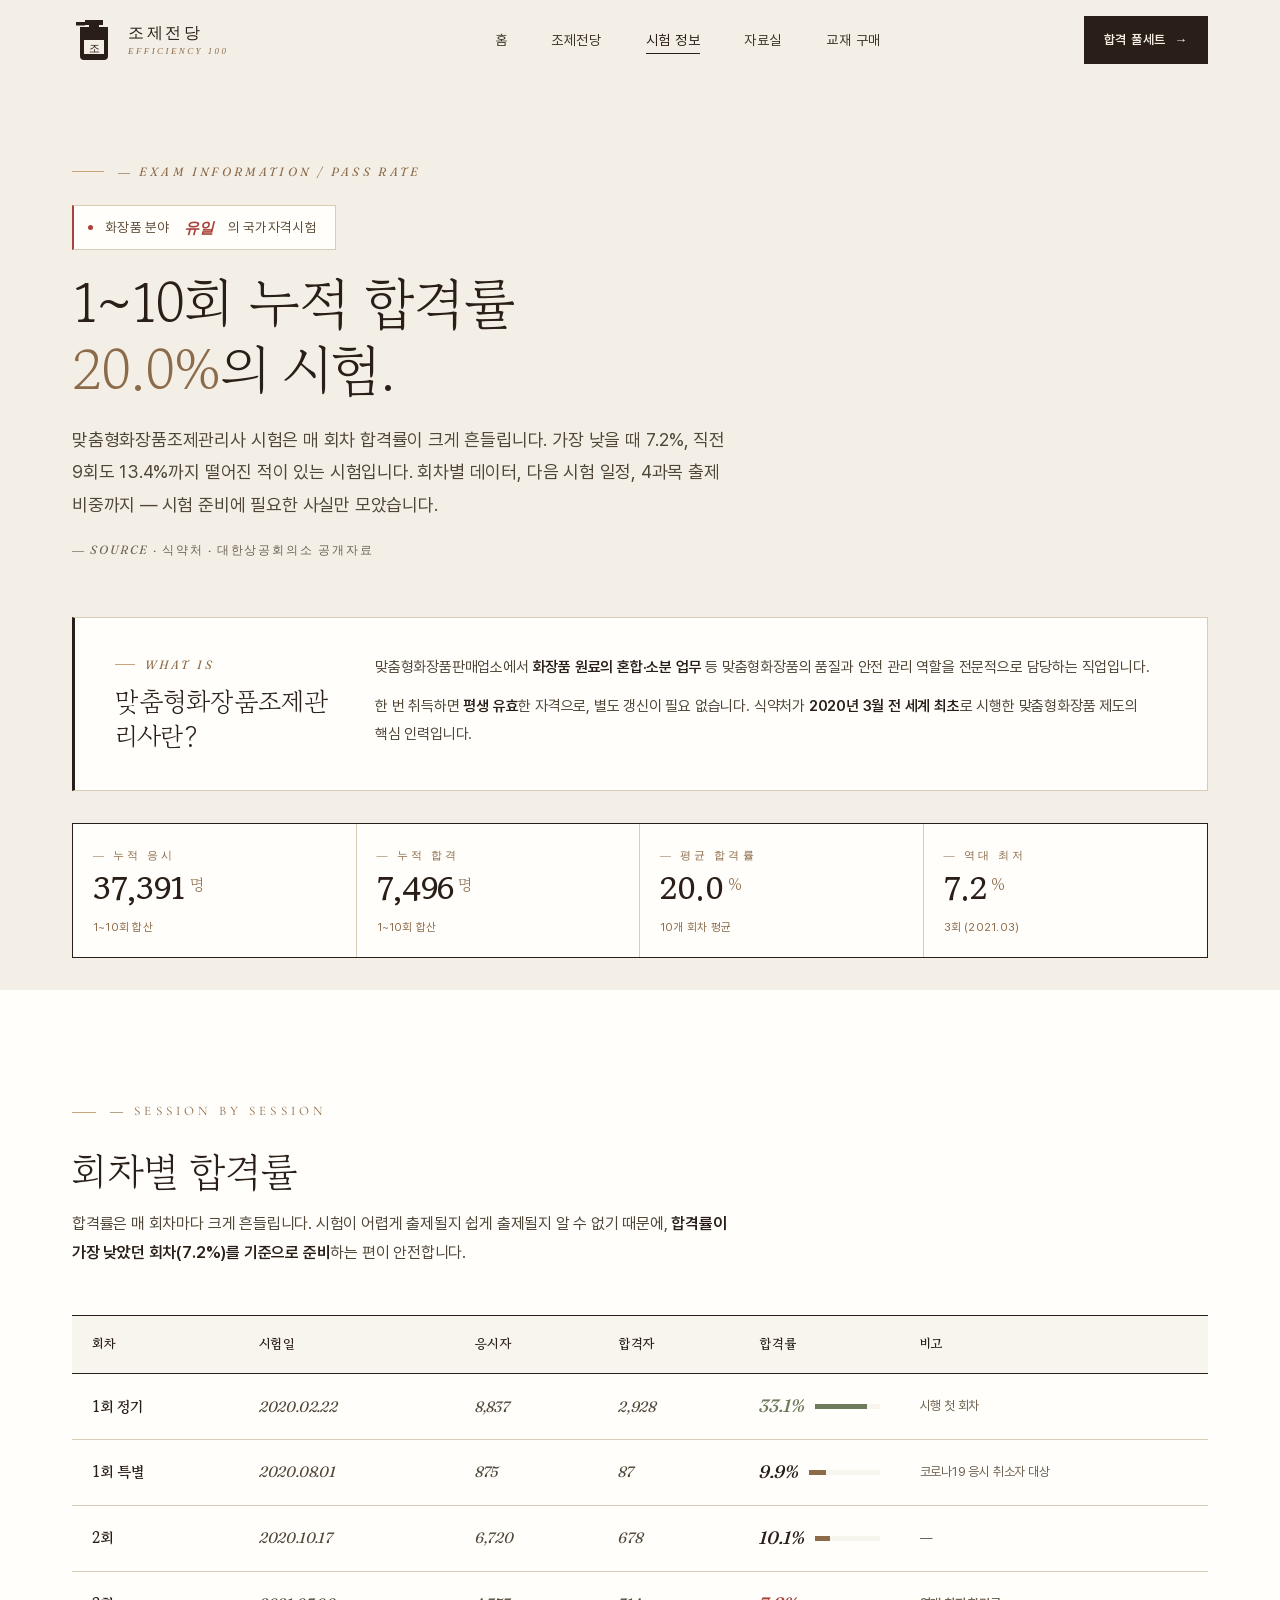
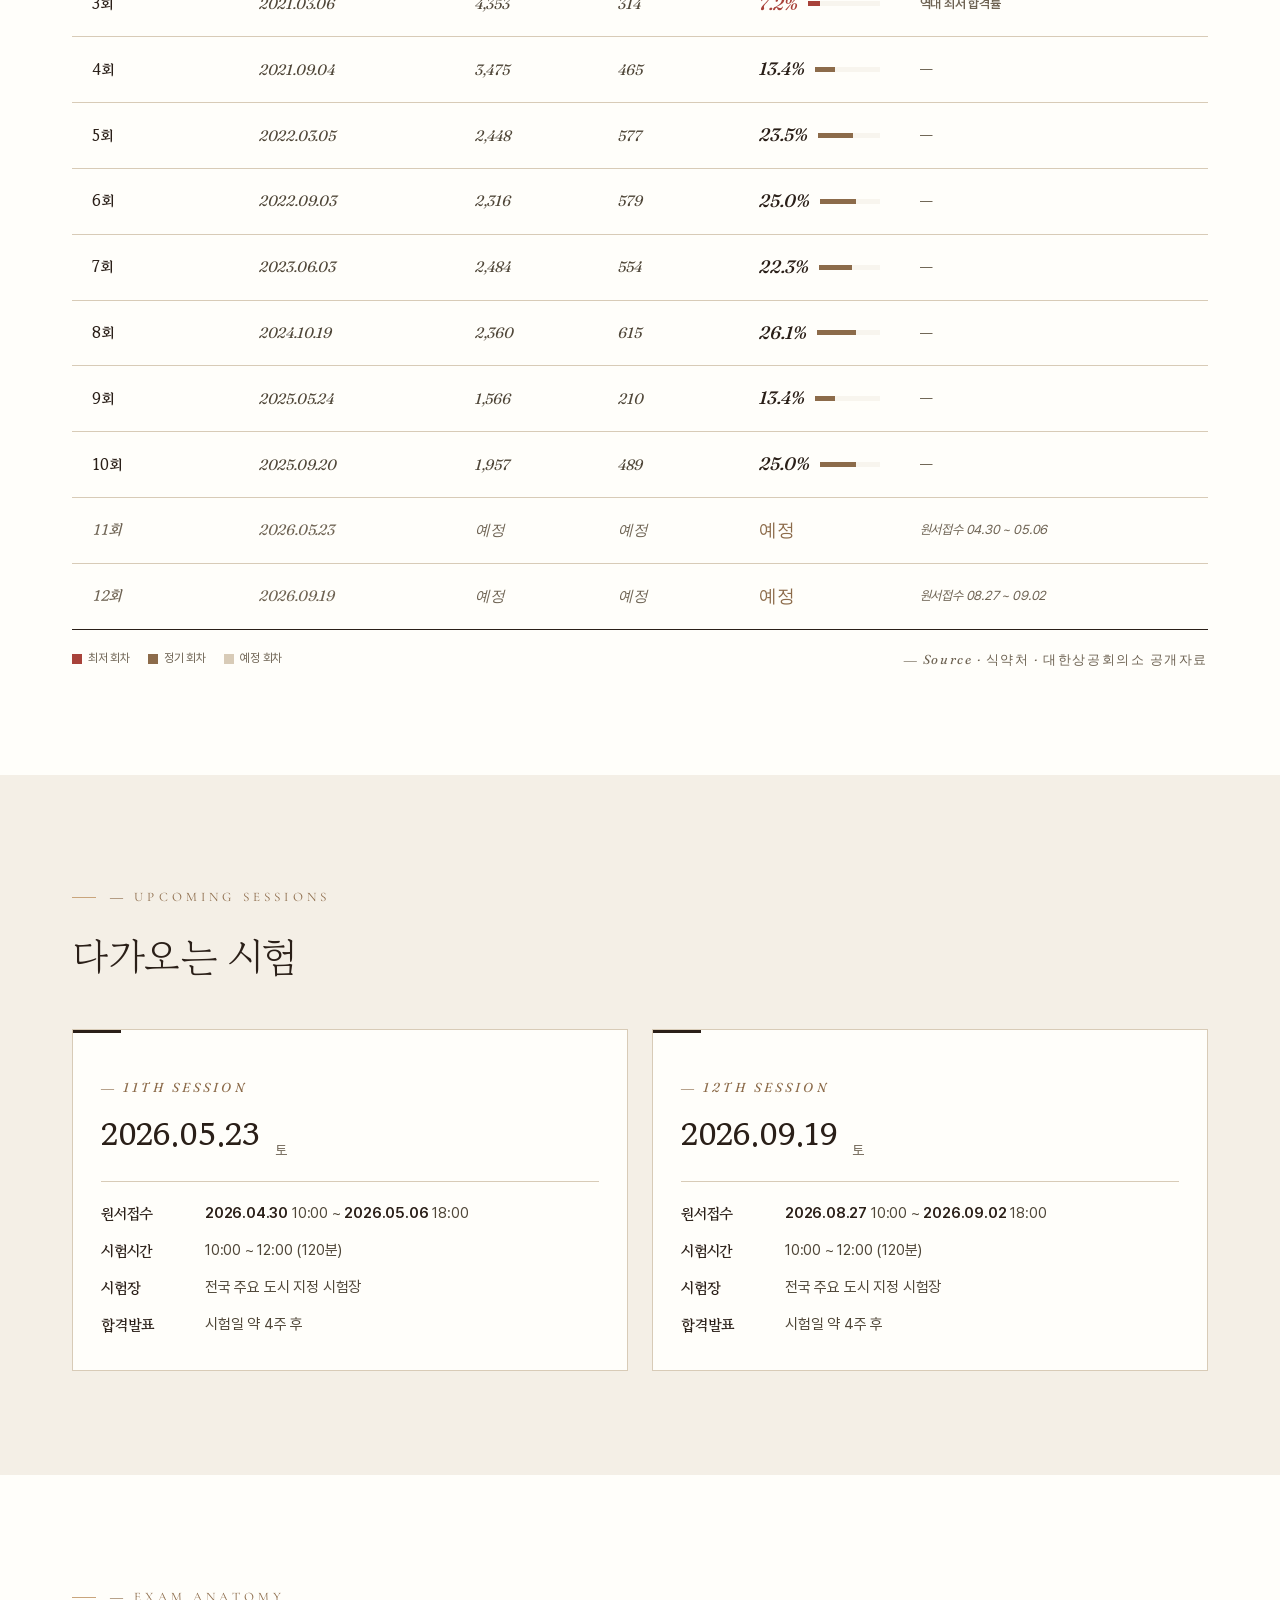
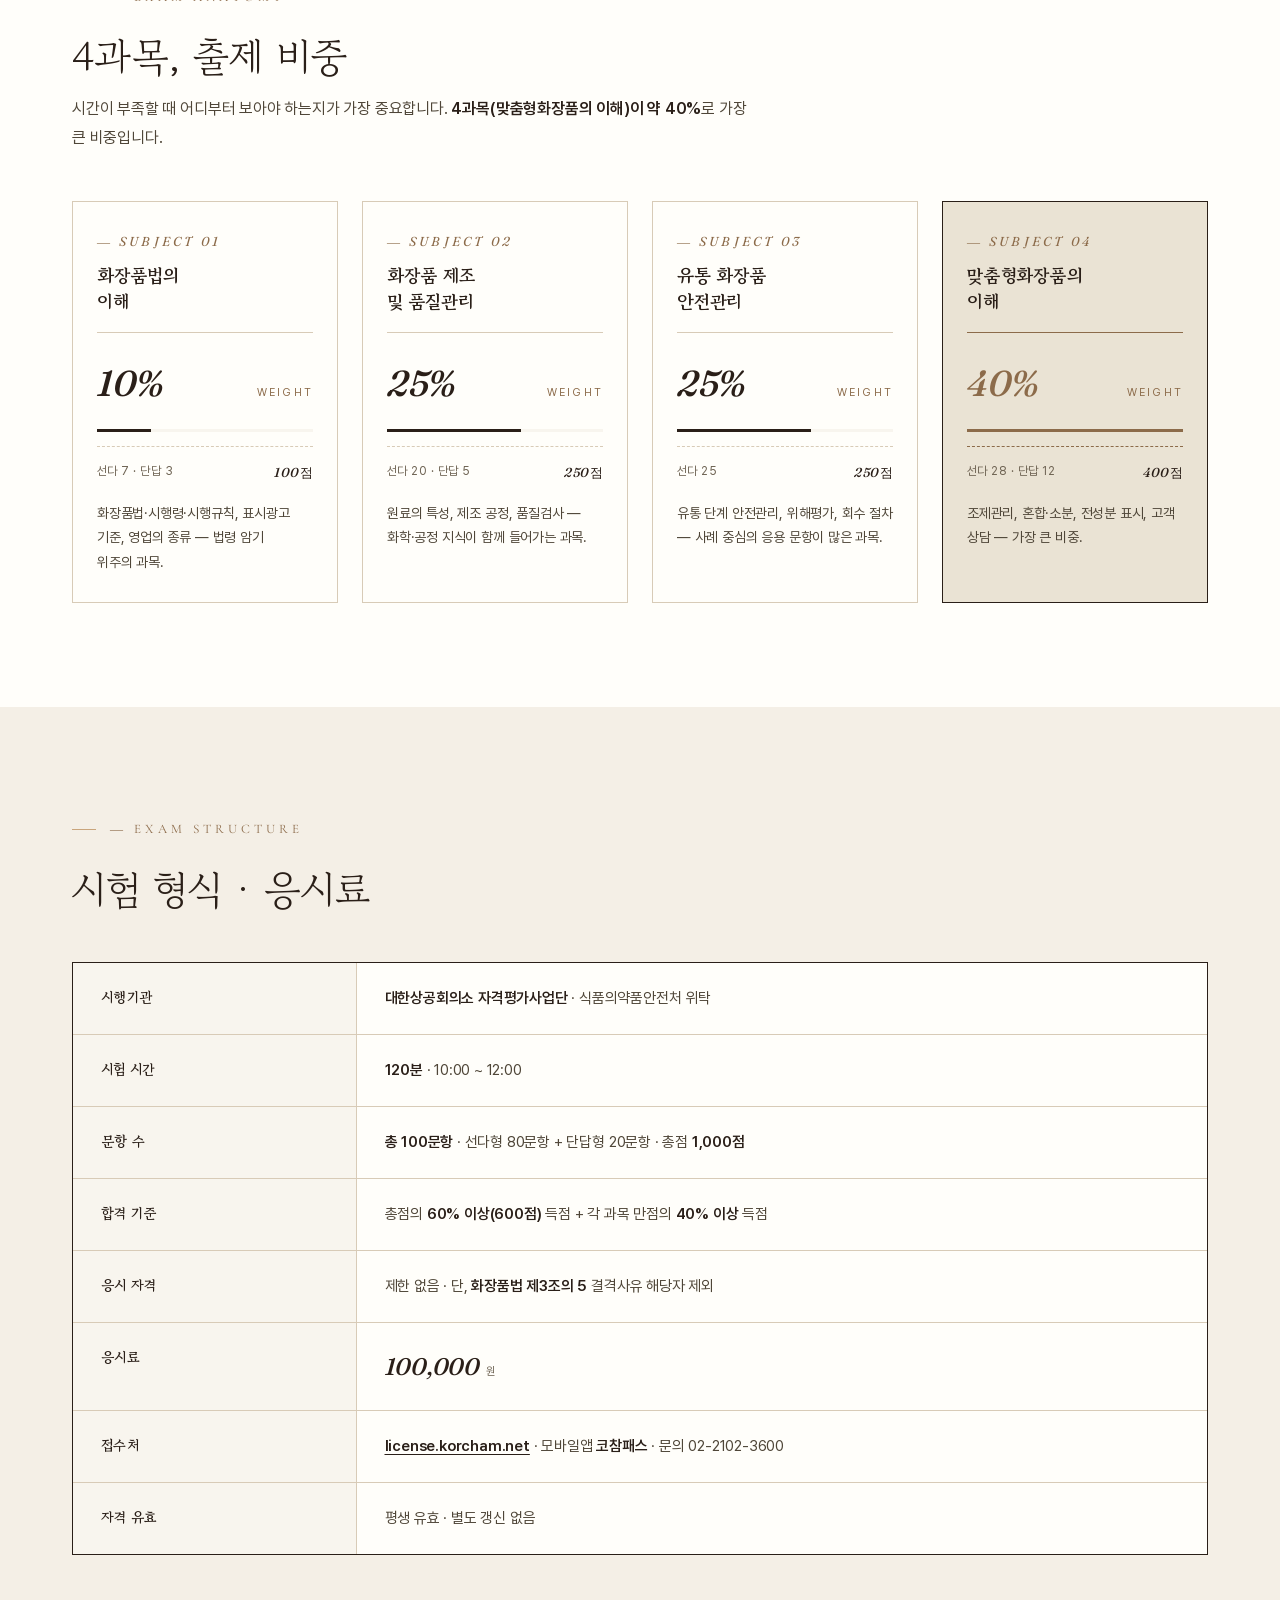
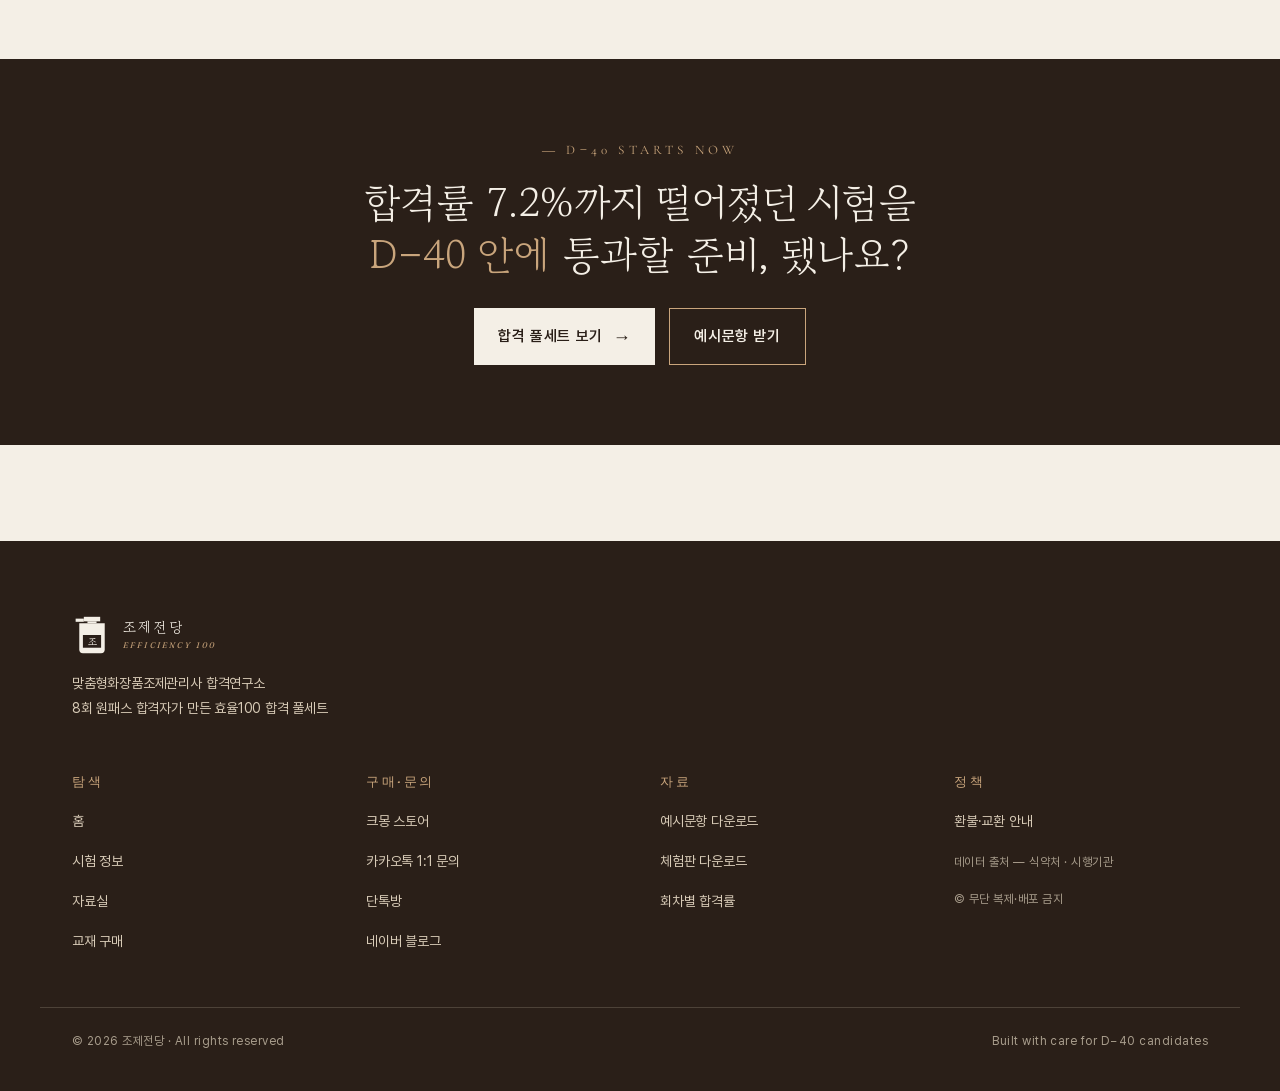
<file: exam.html>
<!DOCTYPE html>
<html lang="ko">
<head>
<meta charset="UTF-8">
<!-- Google tag (gtag.js) — interaction-deferred -->
<script>
  window.dataLayer = window.dataLayer || [];
  function gtag(){dataLayer.push(arguments);}
  gtag('js', new Date());
  gtag('config', 'G-F64037SRZX');
  (function(){
    var done=false;
    function loadGA(){
      if(done)return; done=true;
      var s=document.createElement('script');
      s.async=true;
      s.src='https://www.googletagmanager.com/gtag/js?id=G-F64037SRZX';
      document.head.appendChild(s);
    }
    ['scroll','mousemove','touchstart','keydown','click','pointerdown'].forEach(function(e){
      window.addEventListener(e,loadGA,{once:true,passive:true});
    });
    setTimeout(loadGA,3500);
  })();
</script>
<meta name="google-site-verification" content="NAr3On89Ym2ysK4tKkze5yGOKYq5B1vSyVtVILd3RYI">
<meta name="naver-site-verification" content="fcfbbf88fa3ef6b8a86120e49fa648577eeb4b23">
<meta name="robots" content="index,follow">
<meta name="viewport" content="width=device-width, initial-scale=1, viewport-fit=cover">
<title>맞춤형화장품조제관리사 시험일정·합격률·응시료 — 조제전당</title>
<meta name="description" content="맞춤형화장품조제관리사 시험일정·회차별 합격률·4과목 출제 비중·응시료를 식약처 공식 데이터로 정리한 2026년 시험 필수 정보.">
<link rel="canonical" href="https://jojejeondang.com/exam.html">
<meta property="og:type" content="website">
<meta property="og:site_name" content="조제전당">
<meta property="og:locale" content="ko_KR">
<meta property="og:url" content="https://jojejeondang.com/exam.html">
<meta property="og:title" content="맞춤형화장품조제관리사 시험일정·합격률·응시료 — 조제전당">
<meta property="og:description" content="맞춤형화장품조제관리사 시험일정·회차별 합격률·4과목 출제 비중·응시료를 식약처 공식 데이터로 정리한 2026년 시험 필수 정보.">
<meta property="og:image" content="https://jojejeondang.com/og-image.png">
<meta name="twitter:card" content="summary_large_image">
<meta name="twitter:title" content="맞춤형화장품조제관리사 시험일정·합격률·응시료 — 조제전당">
<meta name="twitter:description" content="맞춤형화장품조제관리사 시험일정·회차별 합격률·4과목 출제 비중·응시료를 식약처 공식 데이터로 정리한 2026년 시험 필수 정보.">
<meta name="twitter:image" content="https://jojejeondang.com/og-image.png">
<meta name="twitter:domain" content="jojejeondang.com">
<script type="application/ld+json">{"@context":"https://schema.org","@type":"WebPage","name":"맞춤형화장품조제관리사 시험 정보","description":"회차별 합격률·시험일정·4과목 출제 비중·응시료 공식 데이터","url":"https://jojejeondang.com/exam.html","isPartOf":{"@type":"WebSite","name":"조제전당","url":"https://jojejeondang.com/"}}</script>
<script type="application/ld+json">{"@context": "https://schema.org", "@type": "BreadcrumbList", "itemListElement": [{"@type": "ListItem", "position": 1, "item": {"@id": "https://jojejeondang.com/", "name": "조제전당"}}, {"@type": "ListItem", "position": 2, "item": {"@id": "https://jojejeondang.com/exam.html", "name": "시험 정보"}}]}</script>
<link rel="icon" type="image/svg+xml" href="https://jojejeondang.com/assets/logos/favicon.svg">



<link rel="stylesheet" href="styles.css">

<link rel="preload" as="font" type="font/woff2" href="fonts/Pretendard-400.subset.woff2" crossorigin>
<link rel="preload" as="font" type="font/woff2" href="fonts/Gowun-400.subset.woff2" crossorigin>
<style>@font-face{font-family:'Gowun Batang';font-weight:400;font-display:swap;src:url('fonts/Gowun-400.subset.woff2') format('woff2')}@font-face{font-family:'Gowun Batang';font-weight:700;font-display:swap;src:url('fonts/Gowun-700.subset.woff2') format('woff2')}@font-face{font-family:'Cormorant Garamond';font-weight:400;font-display:swap;src:url('fonts/Cormorant-400.woff2') format('woff2')}@font-face{font-family:'Fraunces';font-weight:400;font-style:italic;font-display:swap;src:url('fonts/Fraunces-400i.woff2') format('woff2')}@font-face{font-family:'Fraunces';font-weight:500;font-style:italic;font-display:swap;src:url('fonts/Fraunces-500i.woff2') format('woff2')}</style>

<style>@font-face{font-family:'Pretendard';font-weight:400;font-style:normal;font-display:swap;src:local('Pretendard'),url('fonts/Pretendard-400.subset.woff2') format('woff2')}
@font-face{font-family:'Pretendard';font-weight:600;font-style:normal;font-display:swap;src:local('Pretendard SemiBold'),url('fonts/Pretendard-600.subset.woff2') format('woff2')}</style>

<style>
  /* ===== EXAM HERO ===== */
  .exam-hero{padding:40px 0 24px}
  @media(min-width:561px){.exam-hero{padding:56px 0 32px}}
  @media(min-width:1024px){.exam-hero{padding:80px 0 48px}}
  .exam-hero .meta{display:flex;align-items:center;gap:14px;font-family:var(--f-italic);font-size:12px;letter-spacing:0.24em;text-transform:uppercase;color:var(--mocha-500);margin-bottom:18px;flex-wrap:wrap}
  @media(min-width:561px){.exam-hero .meta{letter-spacing:0.28em;margin-bottom:22px}}
  .exam-hero .meta::before{content:'';width:32px;height:1px;background:var(--tan-400)}
  .exam-hero .tag-national{
    display:inline-flex;align-items:center;gap:12px;
    margin-bottom:16px;padding:8px 18px 8px 14px;
    background:var(--paper-0);border:1px solid var(--tan-300);
    border-left:2px solid var(--brick);
    font-family:var(--f-body);font-size:13px;font-weight:500;letter-spacing:0.02em;
    color:var(--mocha-700);min-height:36px;
  }
  @media(min-width:561px){.exam-hero .tag-national{margin-bottom:18px;font-size:13.5px}}
  .exam-hero .tag-national::before{content:'';width:5px;height:5px;background:var(--brick);border-radius:50%;display:inline-block;flex-shrink:0}
  .exam-hero .tag-national b{
    color:var(--brick);font-weight:600;
    font-family:var(--f-italic);font-style:italic;
    letter-spacing:0;font-size:15px;padding:0 2px;
  }
  .exam-hero h1{font-family:var(--f-display);font-weight:400;font-size:clamp(30px,6.2vw,56px);line-height:1.2;letter-spacing:-0.018em;color:var(--ink-900);text-wrap:pretty}
  .exam-hero h1 em{color:var(--mocha-500);font-weight:500}
  .exam-hero p{margin-top:20px;font-size:clamp(16px,2vw,18px);line-height:1.8;color:var(--ink-700);max-width:680px}
  @media(min-width:1024px){.exam-hero p{margin-top:22px}}
  .exam-hero .source{margin-top:16px;font-size:12px;letter-spacing:0.14em;color:var(--mocha-600);text-transform:uppercase;font-family:var(--f-italic)}
  @media(min-width:561px){.exam-hero .source{margin-top:18px;letter-spacing:0.16em}}

  /* ===== ROLE CARD (맞춤형화장품 조제관리사란?) ===== */
  .role-card{
    background:var(--paper-0);border:1px solid var(--tan-300);
    padding:24px 22px;display:grid;gap:14px;
    border-left:3px solid var(--ink-900);
  }
  @media(min-width:561px){.role-card{padding:28px 28px;gap:16px}}
  @media(min-width:768px){.role-card{grid-template-columns:220px 1fr;gap:40px;padding:36px 40px;align-items:start}}
  .role-card .role-ey{
    font-family:var(--f-italic);font-size:11px;letter-spacing:0.22em;
    color:var(--mocha-500);text-transform:uppercase;
    display:flex;align-items:center;gap:10px;
  }
  @media(min-width:561px){.role-card .role-ey{font-size:12px;letter-spacing:0.26em}}
  .role-card .role-ey::before{content:'';width:20px;height:1px;background:var(--tan-400)}
  .role-card h3{
    font-family:var(--f-display);font-weight:400;
    font-size:clamp(20px,3vw,26px);line-height:1.35;color:var(--ink-900);
    margin-top:8px;letter-spacing:-0.01em;text-wrap:pretty;
  }
  .role-card h3 em{font-family:var(--f-italic);color:var(--mocha-500);font-weight:500}
  .role-card .role-body p{font-size:14px;line-height:1.8;color:var(--ink-700);margin:0}
  @media(min-width:561px){.role-card .role-body p{font-size:15px;line-height:1.85}}
  .role-card .role-body p + p{margin-top:12px}
  .role-card .role-body b{color:var(--ink-900);font-weight:600}

  section.block{padding:56px 0}
  @media(min-width:561px){section.block{padding:72px 0}}
  @media(min-width:1024px){section.block{padding:104px 0}}
  .bg-elev{background:var(--paper-0)}
  .bg-ink{background:var(--ink-900);color:var(--paper-100)}
  .sec-head{margin-bottom:28px}
  @media(min-width:561px){.sec-head{margin-bottom:36px}}
  @media(min-width:1024px){.sec-head{margin-bottom:48px}}
  .sec-head .ey{display:inline-flex;align-items:center;gap:14px;font-family:var(--f-eyebrow);font-size:12px;letter-spacing:0.28em;text-transform:uppercase;color:var(--mocha-500);margin-bottom:14px}
  @media(min-width:561px){.sec-head .ey{font-size:13px;letter-spacing:0.32em}}
  .sec-head .ey::before{content:'';width:24px;height:1px;background:var(--tan-400)}

  /* ===== SUMMARY STRIP ===== */
  /* 모바일 2×2 / 561+ 4열 */
  .summary{
    display:grid;grid-template-columns:repeat(2,1fr);gap:0;
    border:1px solid var(--ink-900);background:var(--paper-0);
  }
  @media(min-width:561px){.summary{grid-template-columns:repeat(4,1fr)}}
  .summary > div{padding:14px 14px;border-right:1px solid var(--tan-300);border-bottom:1px solid var(--tan-300)}
  @media(min-width:561px){.summary > div{padding:18px 16px;border-bottom:none}}
  @media(min-width:1024px){.summary > div{padding:22px 20px}}
  .summary > div:last-child{border-right:none}
  @media(max-width:560px){
    .summary > div:nth-child(2n){border-right:none}
    .summary > div:nth-child(n+3){border-bottom:none}
  }
  .summary .lbl{font-family:var(--f-eyebrow);font-size:11px;letter-spacing:0.24em;color:var(--mocha-500);text-transform:uppercase}
  @media(min-width:561px){.summary .lbl{letter-spacing:0.28em}}
  .summary .val{font-family:var(--f-display);font-weight:700;font-size:clamp(22px,3.4vw,32px);color:var(--ink-900);margin-top:6px;line-height:1.1;letter-spacing:-0.01em}
  .summary .val sup{font-size:0.5em;color:var(--mocha-500);font-weight:400;margin-left:4px}
  .summary .kpi-note{
    border:none;padding:0;background:none;position:static;
    font-size:11px;color:var(--mocha-500);margin-top:10px;letter-spacing:0.02em;line-height:1.4;
  }
  @media(min-width:561px){.summary .kpi-note{font-size:11.5px;margin-top:12px}}

  /* ===== PASS-RATE TABLE ===== */
  .ptbl-wrap{border-top:1px solid var(--ink-900);border-bottom:1px solid var(--ink-900)}
  @media(min-width:768px){.ptbl-wrap{overflow-x:auto}}
  table.ptbl{width:100%;border-collapse:collapse}
  @media(min-width:768px){table.ptbl{min-width:680px}}
  table.ptbl th,table.ptbl td{padding:10px 8px;text-align:left;font-size:12px;line-height:1.55;color:var(--ink-800);border-bottom:1px solid var(--tan-300);vertical-align:middle}
  @media(min-width:561px){table.ptbl th,table.ptbl td{padding:14px 12px;font-size:13px}}
  @media(min-width:768px){table.ptbl th,table.ptbl td{padding:18px 20px;font-size:15px;line-height:1.6}}
  table.ptbl thead th{background:var(--paper-50);font-family:var(--f-display);font-weight:700;color:var(--ink-900);font-size:11px;letter-spacing:0.04em;border-bottom:1px solid var(--ink-900);position:sticky;top:0}
  @media(min-width:561px){table.ptbl thead th{font-size:12px}}
  @media(min-width:768px){table.ptbl thead th{font-size:13px}}
  table.ptbl tbody tr:last-child td{border-bottom:none}
  table.ptbl tbody tr:hover{background:var(--paper-50)}
  table.ptbl .ses{font-family:var(--f-display);font-weight:700;color:var(--ink-900);font-size:13px}
  @media(min-width:768px){table.ptbl .ses{font-size:15px}}
  table.ptbl .num{font-family:var(--f-italic);font-variant-numeric:tabular-nums;color:var(--ink-700)}
  table.ptbl td.rate{font-family:var(--f-italic);font-size:15px;font-weight:500;color:var(--ink-900);font-variant-numeric:tabular-nums;letter-spacing:-0.01em;width:auto}
  @media(min-width:768px){table.ptbl td.rate{font-size:18px;width:120px}}
  table.ptbl tr.lo td.rate{color:var(--brick)}
  table.ptbl tr.hi td.rate{color:var(--sage)}
  table.ptbl tr.up td{color:var(--mocha-600);font-style:italic}
  table.ptbl tr.up td.rate{color:var(--mocha-500);font-style:normal}
  table.ptbl .note{color:var(--mocha-600);font-size:11px;font-family:var(--f-body)}
  @media(min-width:768px){table.ptbl .note{font-size:13px}}
  /* 모바일·태블릿(<768): 응시자(3)·합격자(4) 컬럼과 합격률 시각화 바 숨김 → 한 화면에 표시 */
  @media(max-width:767px){
    table.ptbl th:nth-child(3),table.ptbl td:nth-child(3),
    table.ptbl th:nth-child(4),table.ptbl td:nth-child(4){display:none}
    table.ptbl .barwrap{display:none}
    table.ptbl .barcell{gap:0}
  }

  /* visual rate bar inline */
  .barcell{display:flex;align-items:center;gap:10px}
  .barwrap{flex:1;height:5px;background:var(--paper-50);position:relative;overflow:hidden;min-width:60px;max-width:120px}
  .barfill{position:absolute;left:0;top:0;bottom:0;background:var(--mocha-500)}
  tr.lo .barfill{background:var(--brick)}
  tr.our .barfill{background:var(--ink-900)}
  tr.hi .barfill{background:var(--sage)}

  .ptbl-foot{margin-top:16px;font-size:12px;color:var(--mocha-600);display:flex;justify-content:space-between;flex-wrap:wrap;gap:12px}
  @media(min-width:561px){.ptbl-foot{margin-top:18px;font-size:13px}}
  .ptbl-foot .src{font-family:var(--f-italic);letter-spacing:0.12em}
  .ptbl-foot .legend{display:flex;gap:14px;flex-wrap:wrap}
  @media(min-width:561px){.ptbl-foot .legend{gap:18px}}
  .ptbl-foot .lg{display:inline-flex;align-items:center;gap:6px;font-size:12px;color:var(--mocha-600)}
  .ptbl-foot .lg::before{content:'';width:10px;height:10px;background:var(--mocha-500);display:inline-block}
  .ptbl-foot .lg.lo::before{background:var(--brick)}
  .ptbl-foot .lg.our::before{background:var(--ink-900)}
  .ptbl-foot .lg.up::before{background:var(--tan-300)}

  /* ===== UPCOMING DATES ===== */
  /* 모바일 1열 / 561+ 2열 */
  .dates{display:grid;gap:16px;grid-template-columns:1fr}
  @media(min-width:561px){.dates{grid-template-columns:repeat(2,1fr);gap:20px}}
  @media(min-width:1024px){.dates{gap:24px}}
  .date{
    background:var(--paper-0);border:1px solid var(--tan-300);padding:28px 24px;
    position:relative;
    transition:transform var(--t-base) var(--ease),box-shadow var(--t-base) var(--ease);
  }
  @media(min-width:561px){.date{padding:32px 28px}}
  .date:hover{transform:translateY(-4px);box-shadow:0 16px 32px -16px rgba(42,31,24,0.18)}
  .date::before{content:'';position:absolute;top:0;left:0;width:48px;height:3px;background:var(--ink-900)}
  .date .v{font-family:var(--f-italic);font-size:12px;color:var(--mocha-500);letter-spacing:0.22em;text-transform:uppercase;margin-top:14px}
  @media(min-width:561px){.date .v{font-size:13px;letter-spacing:0.24em}}
  .date .ses{font-family:var(--f-display);font-weight:700;font-size:28px;color:var(--ink-900);margin-top:6px;letter-spacing:-0.01em}
  @media(min-width:561px){.date .ses{font-size:32px}}
  .date .ses sub{font-family:var(--f-body);font-size:14px;color:var(--mocha-600);font-weight:400;margin-left:6px;letter-spacing:0}
  .date .when{margin-top:18px;padding-top:18px;border-top:1px solid var(--tan-300);display:grid;gap:10px}
  .date .when .row{display:grid;grid-template-columns:auto 1fr;gap:14px;font-size:14px}
  @media(min-width:561px){.date .when .row{gap:16px;font-size:15px}}
  .date .when .row dt{font-family:var(--f-display);font-weight:600;color:var(--ink-900);min-width:80px}
  @media(min-width:561px){.date .when .row dt{min-width:88px}}
  .date .when .row dd{color:var(--ink-700)}
  .date .when .row dd b{color:var(--ink-900);font-weight:600}

  /* ===== 4 SUBJECTS ===== */
  /* 모바일 1열 / 561+ 2열 / 1024+ 4열 */
  .subs{display:grid;gap:16px;grid-template-columns:1fr}
  @media(min-width:561px){.subs{grid-template-columns:repeat(2,1fr);gap:20px}}
  @media(min-width:1024px){.subs{grid-template-columns:repeat(4,1fr);gap:24px}}
  .sub{
    background:var(--paper-0);border:1px solid var(--tan-300);padding:24px 22px;position:relative;
    transition:transform var(--t-base) var(--ease),border-color var(--t-base) var(--ease);
  }
  @media(min-width:561px){.sub{padding:28px 24px}}
  .sub:hover{transform:translateY(-4px);border-color:var(--ink-900)}
  /* feature: 4과목 중 가장 큰 비중(맞춤형화장품의 이해) 강조 — 홈 'em' 강조와 동일한 mocha 톤 */
  .sub.feature{border:1.5px solid var(--ink-900);background:var(--cream-200)}
  .sub.feature .ratio{border-top-color:var(--mocha-500)}
  .sub.feature .ratio .pct{color:var(--mocha-500);font-style:italic}
  .sub.feature .gauge{background:rgba(140,107,74,0.18)}
  .sub.feature .gauge i{background:var(--mocha-500)}
  .sub.feature .form{border-top-color:var(--mocha-500)}
  .sub .sn{font-family:var(--f-italic);font-size:12px;color:var(--mocha-500);letter-spacing:0.22em;text-transform:uppercase}
  @media(min-width:561px){.sub .sn{font-size:13px;letter-spacing:0.24em}}
  .sub h3{font-family:var(--f-display);font-weight:700;font-size:17px;line-height:1.4;color:var(--ink-900);margin-top:10px;text-wrap:pretty}
  @media(min-width:561px){.sub h3{font-size:18px}}
  .sub .ratio{margin-top:18px;padding-top:18px;border-top:1px solid var(--tan-300);display:flex;align-items:baseline;justify-content:space-between}
  .sub .ratio .pct{font-family:var(--f-italic);font-size:32px;font-weight:500;color:var(--ink-900);letter-spacing:-0.01em}
  @media(min-width:561px){.sub .ratio .pct{font-size:36px}}
  .sub .ratio .lbl{font-size:11px;letter-spacing:0.18em;color:var(--mocha-500);text-transform:uppercase}
  @media(min-width:561px){.sub .ratio .lbl{letter-spacing:0.2em}}
  .sub .gauge{height:3px;background:var(--paper-50);margin-top:14px;position:relative;overflow:hidden}
  .sub .gauge i{position:absolute;left:0;top:0;bottom:0;background:var(--ink-900)}
  .sub .form{margin-top:14px;padding-top:14px;border-top:1px dashed var(--tan-300);display:flex;justify-content:space-between;gap:10px;font-size:12px;color:var(--mocha-600);letter-spacing:0.04em}
  .sub .form b{font-family:var(--f-italic);color:var(--ink-900);font-weight:500;font-size:13px}
  .sub .desc{margin-top:16px;font-size:14px;line-height:1.75;color:var(--ink-700)}
  .sub.weight-hi{background:var(--ink-900);color:var(--paper-100);border-color:var(--ink-900)}
  .sub.weight-hi .sn{color:var(--tan-400)}
  .sub.weight-hi h3{color:var(--paper-100)}
  .sub.weight-hi .ratio{border-top-color:rgba(216,203,183,0.2)}
  .sub.weight-hi .ratio .pct{color:var(--tan-400)}
  .sub.weight-hi .ratio .lbl{color:var(--tan-400)}
  .sub.weight-hi .gauge{background:rgba(216,203,183,0.15)}
  .sub.weight-hi .gauge i{background:var(--tan-400)}
  .sub.weight-hi .desc{color:#D8CBB7}

  /* ===== STRUCTURE TABLE ===== */
  .struct{border:1px solid var(--ink-900);background:var(--paper-0)}
  .struct-row{display:grid;grid-template-columns:1fr 2fr;gap:0;border-bottom:1px solid var(--tan-300)}
  @media(min-width:561px){.struct-row{grid-template-columns:1fr 2.4fr}}
  @media(min-width:768px){.struct-row{grid-template-columns:1fr 3fr}}
  .struct-row:last-child{border-bottom:none}
  .struct-row > *{padding:14px 16px}
  @media(min-width:561px){.struct-row > *{padding:18px 22px}}
  @media(min-width:1024px){.struct-row > *{padding:22px 28px}}
  .struct-row .k{font-family:var(--f-display);font-weight:700;color:var(--ink-900);font-size:13px;letter-spacing:0.02em;background:var(--paper-50);border-right:1px solid var(--tan-300)}
  @media(min-width:561px){.struct-row .k{font-size:14px}}
  .struct-row .v{font-size:14px;line-height:1.75;color:var(--ink-700)}
  @media(min-width:561px){.struct-row .v{font-size:15px;line-height:1.8}}
  .struct-row .v b{color:var(--ink-900);font-weight:600}
  .struct-row .v .price{font-family:var(--f-italic);font-size:22px;font-weight:500;color:var(--ink-900);letter-spacing:-0.01em}
  @media(min-width:561px){.struct-row .v .price{font-size:24px}}
  .struct-row .v .price small{font-size:11px;color:var(--mocha-600);letter-spacing:0.14em;font-family:var(--f-body);font-weight:400;margin-left:6px;text-transform:uppercase}

  /* ===== CTA ===== */
  .cta-band{background:var(--ink-900);color:var(--paper-100);padding:48px 0;text-align:center}
  @media(min-width:561px){.cta-band{padding:64px 0}}
  @media(min-width:1024px){.cta-band{padding:80px 0}}
  .cta-band .ey{font-family:var(--f-eyebrow);font-size:12px;letter-spacing:0.28em;text-transform:uppercase;color:var(--tan-400)}
  @media(min-width:561px){.cta-band .ey{font-size:13px;letter-spacing:0.32em}}
  .cta-band h2{font-family:var(--f-display);font-weight:400;font-size:clamp(26px,4.4vw,40px);line-height:1.3;color:var(--paper-100);margin-top:14px;text-wrap:pretty}
  .cta-band h2 em{color:var(--tan-400);font-weight:500}
  .cta-band .row{margin-top:24px;display:flex;flex-direction:column;gap:10px;align-items:stretch;max-width:360px;margin-left:auto;margin-right:auto}
  .cta-band .row .btn{justify-content:center}
  @media(min-width:561px){
    .cta-band .row{flex-direction:row;flex-wrap:wrap;justify-content:center;gap:14px;max-width:none;margin-top:28px}
    .cta-band .row .btn{flex:0 1 auto}
  }
  .btn-on-ink-primary{background:var(--paper-100);color:var(--ink-900)}
  .btn-on-ink-primary:hover{transform:translateY(-2px);box-shadow:0 14px 28px -10px rgba(216,203,183,0.4)}
  .btn-on-ink-secondary{background:transparent;color:var(--paper-100);border:1.4px solid var(--tan-400)}
  .btn-on-ink-secondary:hover{background:var(--tan-400);color:var(--ink-900);border-color:var(--tan-400)}
</style>
</head>
<body>

<!-- ====================== HEADER ====================== -->
<header class="site-header">
  <div class="wrap nav-row">
    <a class="brand" href="index.html" aria-label="조제전당 홈">
      <img class="desktop-mark" src="assets/logos/logo-header.svg" alt="조제전당 — Efficiency 100" width="220" height="48">
      <img class="mobile-mark" src="assets/logos/logo-mobile.svg" alt="조제전당 — Efficiency 100" width="180" height="40">
    </a>
    <nav aria-label="주 메뉴">
      <ul class="nav-list">
        <li><a href="index.html">홈</a></li>
        <li><a href="https://kmong.com/@조제전당" target="_blank" rel="noopener" data-todo="kmong-profile">조제전당</a></li>
        <li><a href="exam.html" aria-current="page">시험 정보</a></li>
        <li><a href="resources.html">자료실</a></li>
        <li><a href="store.html">교재 구매</a></li>
      </ul>
    </nav>
    <a class="nav-cta" href="store.html#package">합격 풀세트</a>
    <button class="hamburger" aria-label="메뉴 열기" aria-expanded="false" aria-controls="mobile-drawer"><span></span><span></span><span></span></button>
  </div>
</header>

<!-- Mobile Drawer (header 밖에 두어 backdrop-filter stacking context 회피) -->
<nav class="mobile-drawer" id="mobile-drawer" aria-label="모바일 메뉴">
  <a href="index.html"><span>홈</span><span class="num">01</span></a>
  <a href="https://kmong.com/@조제전당" target="_blank" rel="noopener" data-todo="kmong-profile"><span>조제전당</span><span class="num">02</span></a>
  <a href="exam.html"><span>시험 정보</span><span class="num">03</span></a>
  <a href="resources.html"><span>자료실</span><span class="num">04</span></a>
  <a href="store.html"><span>교재 구매</span><span class="num">05</span></a>
  <a class="drawer-cta" href="store.html#package">합격 풀세트 보기</a>
</nav>
<main id="main">

<!-- ====================== HERO ====================== -->
<section class="exam-hero">
  <div class="wrap reveal">
    <div class="meta">— Exam Information / Pass Rate</div>
    <div class="tag-national">화장품 분야 <b>유일</b>의 국가자격시험</div>
    <h1>1~10회 누적 합격률<br><em>20.0%</em>의 시험.</h1>
    <p>맞춤형화장품조제관리사 시험은 매 회차 합격률이 크게 흔들립니다. 가장 낮을 때 7.2%, 직전 9회도 13.4%까지 떨어진 적이 있는 시험입니다. 회차별 데이터, 다음 시험 일정, 4과목 출제 비중까지 — 시험 준비에 필요한 사실만 모았습니다.</p>
    <div class="source">— Source · 식약처 · 대한상공회의소 공개자료</div>
  </div>
</section>

<!-- ====================== ROLE CARD (조제관리사란?) ====================== -->
<section style="padding:8px 0 32px">
  <div class="wrap reveal">
    <div class="role-card">
      <div>
        <div class="role-ey">What is</div>
        <h3>맞춤형화장품조제관리사란?</h3>
      </div>
      <div class="role-body">
        <p>맞춤형화장품판매업소에서 <b>화장품 원료의 혼합·소분 업무</b> 등 맞춤형화장품의 품질과 안전 관리 역할을 전문적으로 담당하는 직업입니다.</p>
        <p>한 번 취득하면 <b>평생 유효</b>한 자격으로, 별도 갱신이 필요 없습니다. 식약처가 <b>2020년 3월 전 세계 최초</b>로 시행한 맞춤형화장품 제도의 핵심 인력입니다.</p>
      </div>
    </div>
  </div>
</section>

<!-- ====================== SUMMARY STRIP ====================== -->
<section style="padding:0 0 32px">
  <div class="wrap reveal">
    <div class="summary">
      <div><div class="lbl">— 누적 응시</div><div class="val">37,391<sup>명</sup></div><div class="kpi-note">1~10회 합산</div></div>
      <div><div class="lbl">— 누적 합격</div><div class="val">7,496<sup>명</sup></div><div class="kpi-note">1~10회 합산</div></div>
      <div><div class="lbl">— 평균 합격률</div><div class="val">20.0<sup>%</sup></div><div class="kpi-note">10개 회차 평균</div></div>
      <div><div class="lbl">— 역대 최저</div><div class="val">7.2<sup>%</sup></div><div class="kpi-note">3회 (2021.03)</div></div>
    </div>
  </div>
</section>

<!-- ====================== PASS RATE TABLE ====================== -->
<section class="block bg-elev" id="pass-rate">
  <div class="wrap">
    <header class="sec-head reveal">
      <span class="ey">— Session by Session</span>
      <h2 class="h1" style="margin-top:8px">회차별 합격률</h2>
      <p class="body" style="margin-top:14px;color:var(--ink-700);max-width:680px">합격률은 매 회차마다 크게 흔들립니다. 시험이 어렵게 출제될지 쉽게 출제될지 알 수 없기 때문에, <b style="color:var(--ink-900)">합격률이 가장 낮았던 회차(7.2%)를 기준으로 준비</b>하는 편이 안전합니다.</p>
    </header>

    <div class="ptbl-wrap reveal">
      <table class="ptbl">
        <thead>
          <tr>
            <th>회차</th>
            <th>시험일</th>
            <th>응시자</th>
            <th>합격자</th>
            <th>합격률</th>
            <th>비고</th>
          </tr>
        </thead>
        <tbody>
          <tr class="hi"><td class="ses">1회 정기</td><td class="num">2020.02.22</td><td class="num">8,837</td><td class="num">2,928</td><td class="rate"><div class="barcell"><span>33.1%</span><span class="barwrap"><span class="barfill" style="width:80%"></span></span></div></td><td class="note">시행 첫 회차</td></tr>
          <tr><td class="ses">1회 특별</td><td class="num">2020.08.01</td><td class="num">875</td><td class="num">87</td><td class="rate"><div class="barcell"><span>9.9%</span><span class="barwrap"><span class="barfill" style="width:24%"></span></span></div></td><td class="note">코로나19 응시 취소자 대상</td></tr>
          <tr><td class="ses">2회</td><td class="num">2020.10.17</td><td class="num">6,720</td><td class="num">678</td><td class="rate"><div class="barcell"><span>10.1%</span><span class="barwrap"><span class="barfill" style="width:24%"></span></span></div></td><td class="note">—</td></tr>
          <tr class="lo"><td class="ses">3회</td><td class="num">2021.03.06</td><td class="num">4,353</td><td class="num">314</td><td class="rate"><div class="barcell"><span>7.2%</span><span class="barwrap"><span class="barfill" style="width:17%"></span></span></div></td><td class="note"><b>역대 최저 합격률</b></td></tr>
          <tr><td class="ses">4회</td><td class="num">2021.09.04</td><td class="num">3,475</td><td class="num">465</td><td class="rate"><div class="barcell"><span>13.4%</span><span class="barwrap"><span class="barfill" style="width:32%"></span></span></div></td><td class="note">—</td></tr>
          <tr><td class="ses">5회</td><td class="num">2022.03.05</td><td class="num">2,448</td><td class="num">577</td><td class="rate"><div class="barcell"><span>23.5%</span><span class="barwrap"><span class="barfill" style="width:57%"></span></span></div></td><td class="note">—</td></tr>
          <tr><td class="ses">6회</td><td class="num">2022.09.03</td><td class="num">2,316</td><td class="num">579</td><td class="rate"><div class="barcell"><span>25.0%</span><span class="barwrap"><span class="barfill" style="width:60%"></span></span></div></td><td class="note">—</td></tr>
          <tr><td class="ses">7회</td><td class="num">2023.06.03</td><td class="num">2,484</td><td class="num">554</td><td class="rate"><div class="barcell"><span>22.3%</span><span class="barwrap"><span class="barfill" style="width:54%"></span></span></div></td><td class="note">—</td></tr>
          <tr><td class="ses">8회</td><td class="num">2024.10.19</td><td class="num">2,360</td><td class="num">615</td><td class="rate"><div class="barcell"><span>26.1%</span><span class="barwrap"><span class="barfill" style="width:63%"></span></span></div></td><td class="note">—</td></tr>
          <tr><td class="ses">9회</td><td class="num">2025.05.24</td><td class="num">1,566</td><td class="num">210</td><td class="rate"><div class="barcell"><span>13.4%</span><span class="barwrap"><span class="barfill" style="width:32%"></span></span></div></td><td class="note">—</td></tr>
          <tr><td class="ses">10회</td><td class="num">2025.09.20</td><td class="num">1,957</td><td class="num">489</td><td class="rate"><div class="barcell"><span>25.0%</span><span class="barwrap"><span class="barfill" style="width:60%"></span></span></div></td><td class="note">—</td></tr>
          <tr class="up"><td class="ses">11회</td><td class="num">2026.05.23</td><td class="num">예정</td><td class="num">예정</td><td class="rate">예정</td><td class="note">원서접수 04.30 ~ 05.06</td></tr>
          <tr class="up"><td class="ses">12회</td><td class="num">2026.09.19</td><td class="num">예정</td><td class="num">예정</td><td class="rate">예정</td><td class="note">원서접수 08.27 ~ 09.02</td></tr>
        </tbody>
      </table>
    </div>

    <div class="ptbl-foot reveal">
      <div class="legend">
        <span class="lg lo">최저 회차</span>
        <span class="lg">정기 회차</span>
        <span class="lg up">예정 회차</span>
      </div>
      <div class="src">— Source · 식약처 · 대한상공회의소 공개자료</div>
    </div>
  </div>
</section>

<!-- ====================== UPCOMING DATES ====================== -->
<section class="block">
  <div class="wrap">
    <header class="sec-head reveal">
      <span class="ey">— Upcoming Sessions</span>
      <h2 class="h1" style="margin-top:8px">다가오는 시험</h2>
    </header>

    <div class="dates reveal">
      <article class="date">
        <div class="v">— 11th Session</div>
        <div class="ses">2026.05.23 <sub>토</sub></div>
        <dl class="when">
          <div class="row"><dt>원서접수</dt><dd><b>2026.04.30</b> 10:00 ~ <b>2026.05.06</b> 18:00</dd></div>
          <div class="row"><dt>시험시간</dt><dd>10:00 ~ 12:00 (120분)</dd></div>
          <div class="row"><dt>시험장</dt><dd>전국 주요 도시 지정 시험장</dd></div>
          <div class="row"><dt>합격발표</dt><dd>시험일 약 4주 후</dd></div>
        </dl>
      </article>
      <article class="date">
        <div class="v">— 12th Session</div>
        <div class="ses">2026.09.19 <sub>토</sub></div>
        <dl class="when">
          <div class="row"><dt>원서접수</dt><dd><b>2026.08.27</b> 10:00 ~ <b>2026.09.02</b> 18:00</dd></div>
          <div class="row"><dt>시험시간</dt><dd>10:00 ~ 12:00 (120분)</dd></div>
          <div class="row"><dt>시험장</dt><dd>전국 주요 도시 지정 시험장</dd></div>
          <div class="row"><dt>합격발표</dt><dd>시험일 약 4주 후</dd></div>
        </dl>
      </article>
    </div>
  </div>
</section>

<!-- ====================== 4 SUBJECTS ====================== -->
<section class="block bg-elev">
  <div class="wrap">
    <header class="sec-head reveal">
      <span class="ey">— Exam Anatomy</span>
      <h2 class="h1" style="margin-top:8px">4과목, 출제 비중</h2>
      <p class="body" style="margin-top:14px;color:var(--ink-700);max-width:680px">시간이 부족할 때 어디부터 보아야 하는지가 가장 중요합니다. <b style="color:var(--ink-900)">4과목(맞춤형화장품의 이해)이 약 40%</b>로 가장 큰 비중입니다.</p>
    </header>

    <div class="subs reveal">
      <div class="sub">
        <div class="sn">— Subject 01</div>
        <h3>화장품법의<br>이해</h3>
        <div class="ratio"><span class="pct">10%</span><span class="lbl">Weight</span></div>
        <div class="gauge"><i style="width:25%"></i></div>
        <div class="form"><span>선다 7 · 단답 3</span><b>100점</b></div>
        <p class="desc">화장품법·시행령·시행규칙, 표시광고 기준, 영업의 종류 — 법령 암기 위주의 과목.</p>
      </div>
      <div class="sub">
        <div class="sn">— Subject 02</div>
        <h3>화장품 제조<br>및 품질관리</h3>
        <div class="ratio"><span class="pct">25%</span><span class="lbl">Weight</span></div>
        <div class="gauge"><i style="width:62%"></i></div>
        <div class="form"><span>선다 20 · 단답 5</span><b>250점</b></div>
        <p class="desc">원료의 특성, 제조 공정, 품질검사 — 화학·공정 지식이 함께 들어가는 과목.</p>
      </div>
      <div class="sub">
        <div class="sn">— Subject 03</div>
        <h3>유통 화장품<br>안전관리</h3>
        <div class="ratio"><span class="pct">25%</span><span class="lbl">Weight</span></div>
        <div class="gauge"><i style="width:62%"></i></div>
        <div class="form"><span>선다 25</span><b>250점</b></div>
        <p class="desc">유통 단계 안전관리, 위해평가, 회수 절차 — 사례 중심의 응용 문항이 많은 과목.</p>
      </div>
      <div class="sub feature">
        <div class="sn">— Subject 04</div>
        <h3>맞춤형화장품의<br>이해</h3>
        <div class="ratio"><span class="pct">40%</span><span class="lbl">Weight</span></div>
        <div class="gauge"><i style="width:100%"></i></div>
        <div class="form"><span>선다 28 · 단답 12</span><b>400점</b></div>
        <p class="desc">조제관리, 혼합·소분, 전성분 표시, 고객 상담 — 가장 큰 비중.</p>
      </div>
    </div>
  </div>
</section>

<!-- ====================== EXAM STRUCTURE ====================== -->
<section class="block">
  <div class="wrap">
    <header class="sec-head reveal">
      <span class="ey">— Exam Structure</span>
      <h2 class="h1" style="margin-top:8px">시험 형식 · 응시료</h2>
    </header>

    <div class="struct reveal">
      <div class="struct-row"><div class="k">시행기관</div><div class="v"><b>대한상공회의소 자격평가사업단</b> · 식품의약품안전처 위탁</div></div>
      <div class="struct-row"><div class="k">시험 시간</div><div class="v"><b>120분</b> · 10:00 ~ 12:00</div></div>
      <div class="struct-row"><div class="k">문항 수</div><div class="v"><b>총 100문항</b> · 선다형 80문항 + 단답형 20문항 · 총점 <b>1,000점</b></div></div>
      <div class="struct-row"><div class="k">합격 기준</div><div class="v">총점의 <b>60% 이상(600점)</b> 득점 + 각 과목 만점의 <b>40% 이상</b> 득점</div></div>
      <div class="struct-row"><div class="k">응시 자격</div><div class="v">제한 없음 · 단, <b>화장품법 제3조의 5</b> 결격사유 해당자 제외</div></div>
      <div class="struct-row"><div class="k">응시료</div><div class="v"><span class="price">100,000<small>원</small></span></div></div>
      <div class="struct-row"><div class="k">접수처</div><div class="v"><a href="https://license.korcham.net" target="_blank" rel="noopener" style="color:var(--ink-900);text-decoration:underline;text-underline-offset:3px"><b>license.korcham.net</b></a> · 모바일앱 <b>코참패스</b> · 문의 02-2102-3600</div></div>
      <div class="struct-row"><div class="k">자격 유효</div><div class="v">평생 유효 · 별도 갱신 없음</div></div>
    </div>
  </div>
</section>

<!-- ====================== CTA ====================== -->
<section class="cta-band">
  <div class="wrap reveal">
    <div class="ey">— D−40 starts now</div>
    <h2>합격률 7.2%까지 떨어졌던 시험을<br><em>D−40 안에</em> 통과할 준비, 됐나요?</h2>
    <div class="row">
      <a class="btn btn-on-ink-primary" href="store.html#package">합격 풀세트 보기 <span class="ar">→</span></a>
      <a class="btn btn-on-ink-secondary" href="resources.html">예시문항 받기</a>
    </div>
  </div>
</section>

<!-- ====================== FOOTER ====================== -->
</main>
<footer class="site-footer">
  <div class="wrap">
    <div class="foot-brand">
      <svg width="200" height="44" viewBox="0 0 220 48" xmlns="http://www.w3.org/2000/svg" aria-label="조제전당">
        <g transform="translate(22,4)">
          <rect x="-9" y="0" width="18" height="5" fill="#F4EFE6"/>
          <rect x="-18" y="2" width="9" height="3.5" fill="#F4EFE6"/>
          <rect x="-5" y="5" width="10" height="2" fill="#F4EFE6"/>
          <path d="M -14 7 L 14 7 L 14 36 Q 14 40 10 40 L -10 40 Q -14 40 -14 36 Z" fill="#F4EFE6"/>
          <rect x="-10" y="20" width="20" height="14" fill="#2A1F18"/>
          <text x="0" y="32" text-anchor="middle" font-family="'Gowun Batang',serif" font-size="11" fill="#F4EFE6">조</text>
        </g>
        <text x="56" y="22" font-family="'Gowun Batang',serif" font-size="16" fill="#F4EFE6" letter-spacing="2.5">조제전당</text>
        <text x="56" y="38" font-family="'Fraunces',serif" font-size="9" fill="#C9A57C" letter-spacing="2.4">EFFICIENCY 100</text>
      </svg>
      <p>맞춤형화장품조제관리사 합격연구소<br>8회 원패스 합격자가 만든 효율100 합격 풀세트</p>
    </div>
    <div class="foot-col"><h2>탐색</h2><ul><li><a href="index.html">홈</a></li><li><a href="exam.html">시험 정보</a></li><li><a href="resources.html">자료실</a></li><li><a href="store.html">교재 구매</a></li></ul></div>
    <div class="foot-col"><h2>구매·문의</h2><ul><li><a href="https://kmong.com/self-marketing/770274/e2ForXAvGu" target="_blank" rel="noopener" data-todo="kmong-store">크몽 스토어</a></li><li><a href="https://open.kakao.com/o/sMmTDOIh" target="_blank" rel="noopener" data-todo="kakao-1on1">카카오톡 1:1 문의</a></li><li><a href="https://open.kakao.com/o/gyV2DOIh" target="_blank" rel="noopener" data-todo="kakao-open">단톡방</a></li><li><a href="https://blog.naver.com/dianarttie" target="_blank" rel="noopener" data-todo="naver-blog">네이버 블로그</a></li></ul></div>
    <div class="foot-col"><h2>자료</h2><ul><li><a href="resources.html#samples">예시문항 다운로드</a></li><li><a href="resources.html#preview">체험판 다운로드</a></li><li><a href="exam.html#pass-rate">회차별 합격률</a></li></ul></div><div class="foot-col"><h2>정책</h2><ul><li><a href="store.html#faq">환불·교환 안내</a></li><li><span class="cap" style="color:#A89D8C">데이터 출처 — 식약처 · 시행기관</span></li><li><span class="cap" style="color:#A89D8C">© 무단 복제·배포 금지</span></li></ul></div>
  </div>
  <div class="wrap foot-base">
    <span>© <span data-year>2026</span> 조제전당 · All rights reserved</span>
    <span>Built with care for D−40 candidates</span>
  </div>
</footer>

<script src="main.js" defer></script>
</body>
</html>
</file>
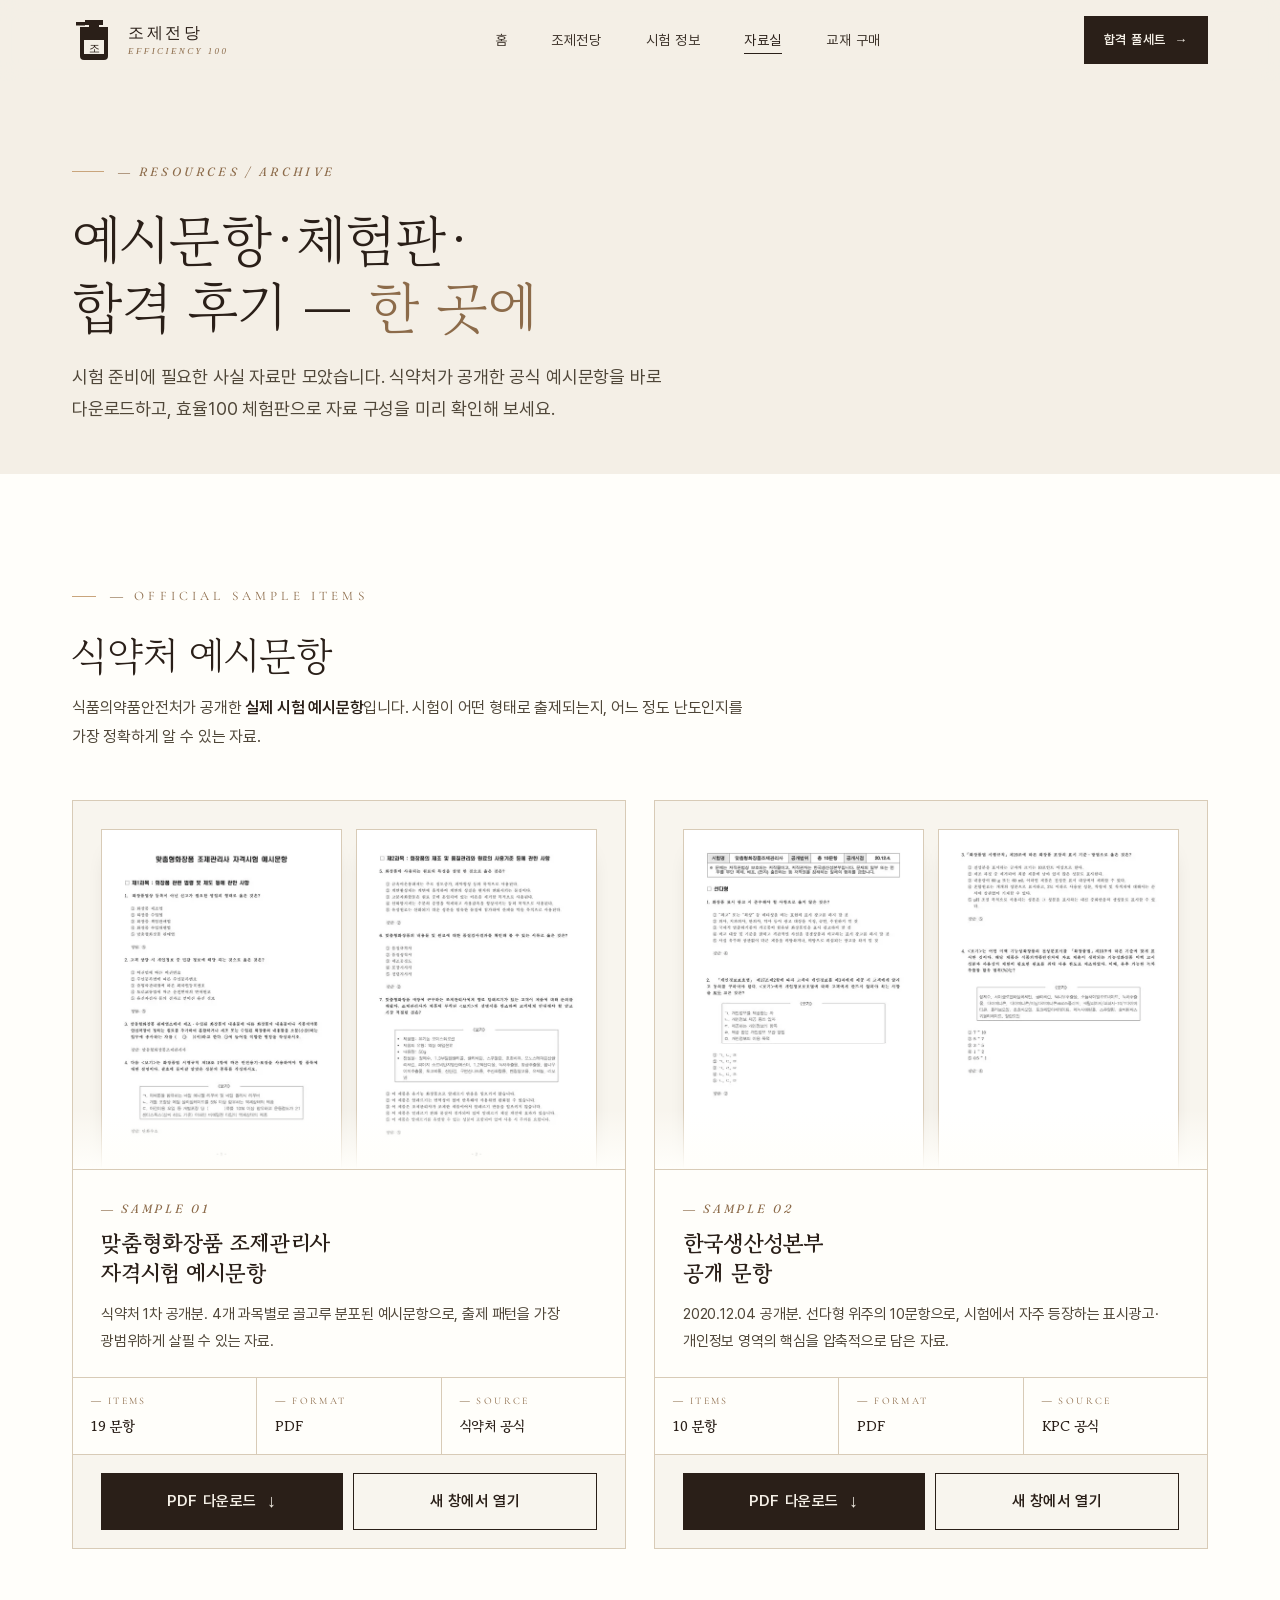
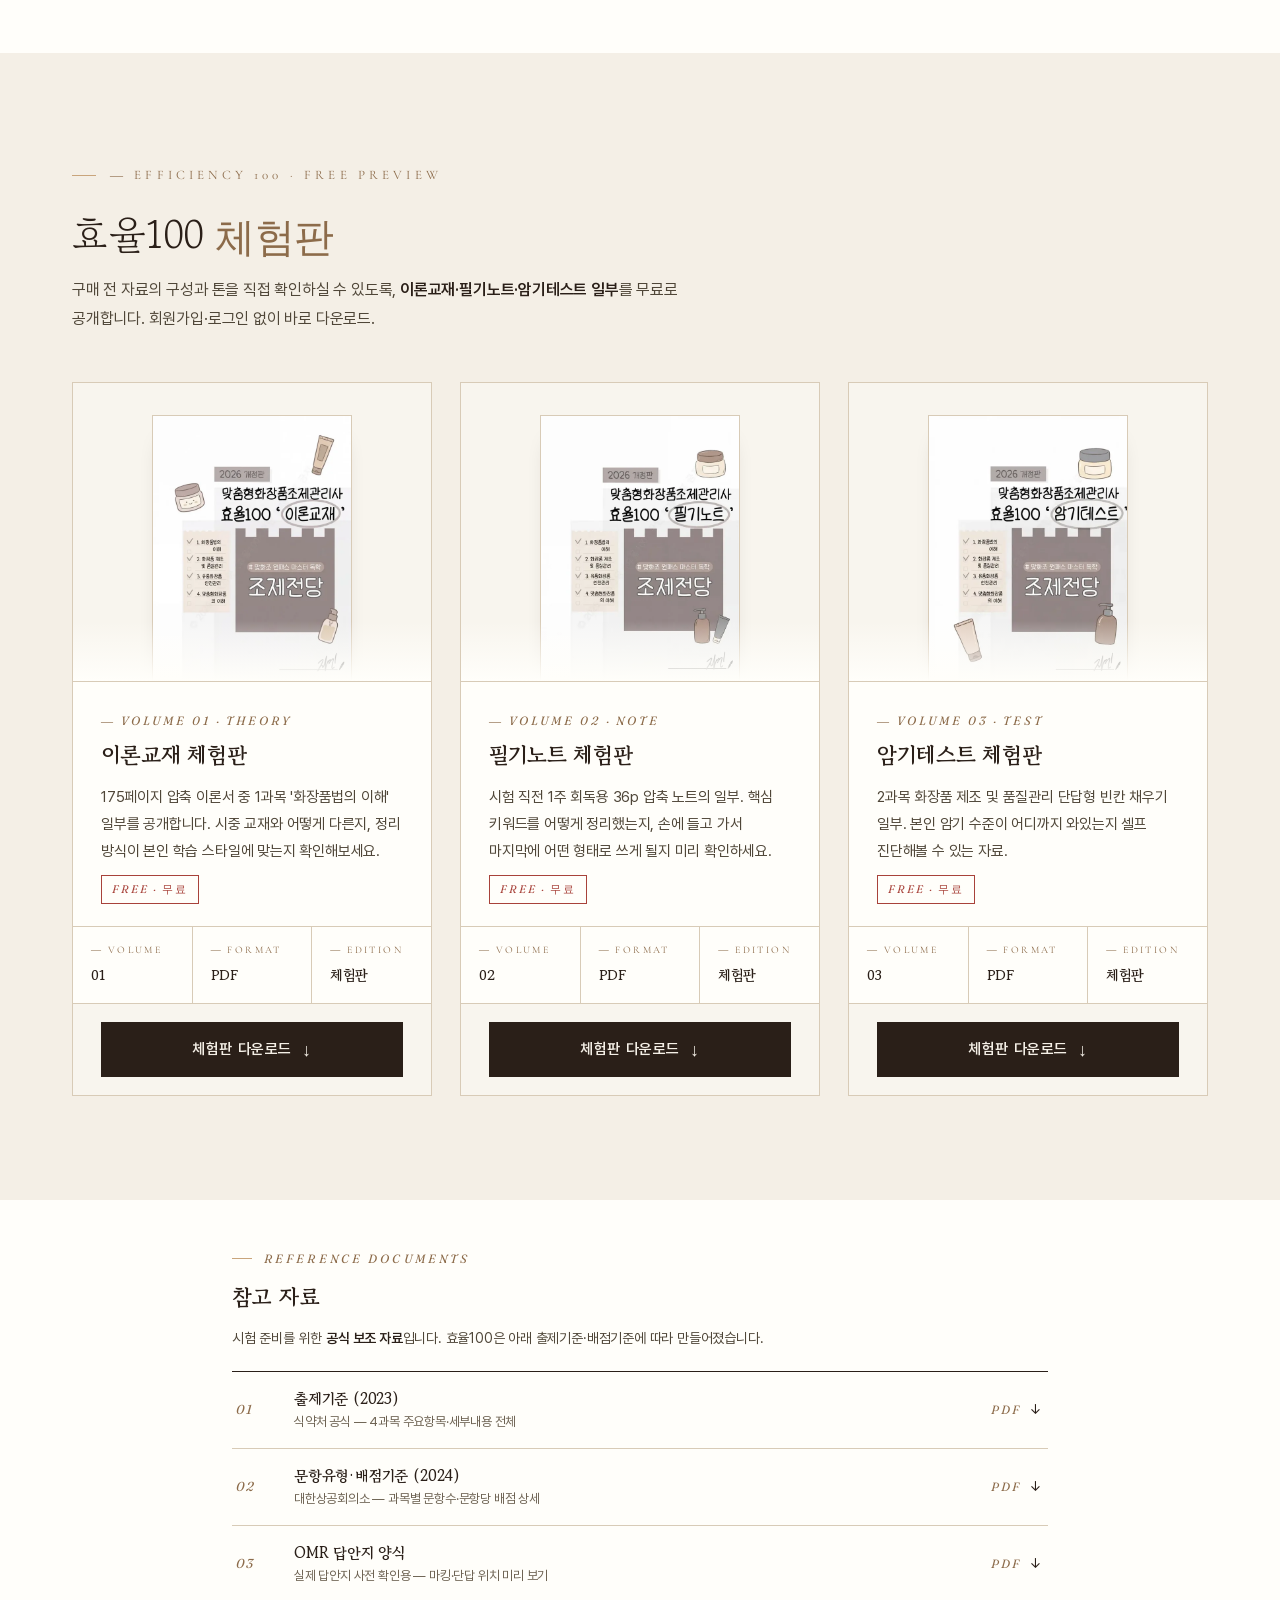
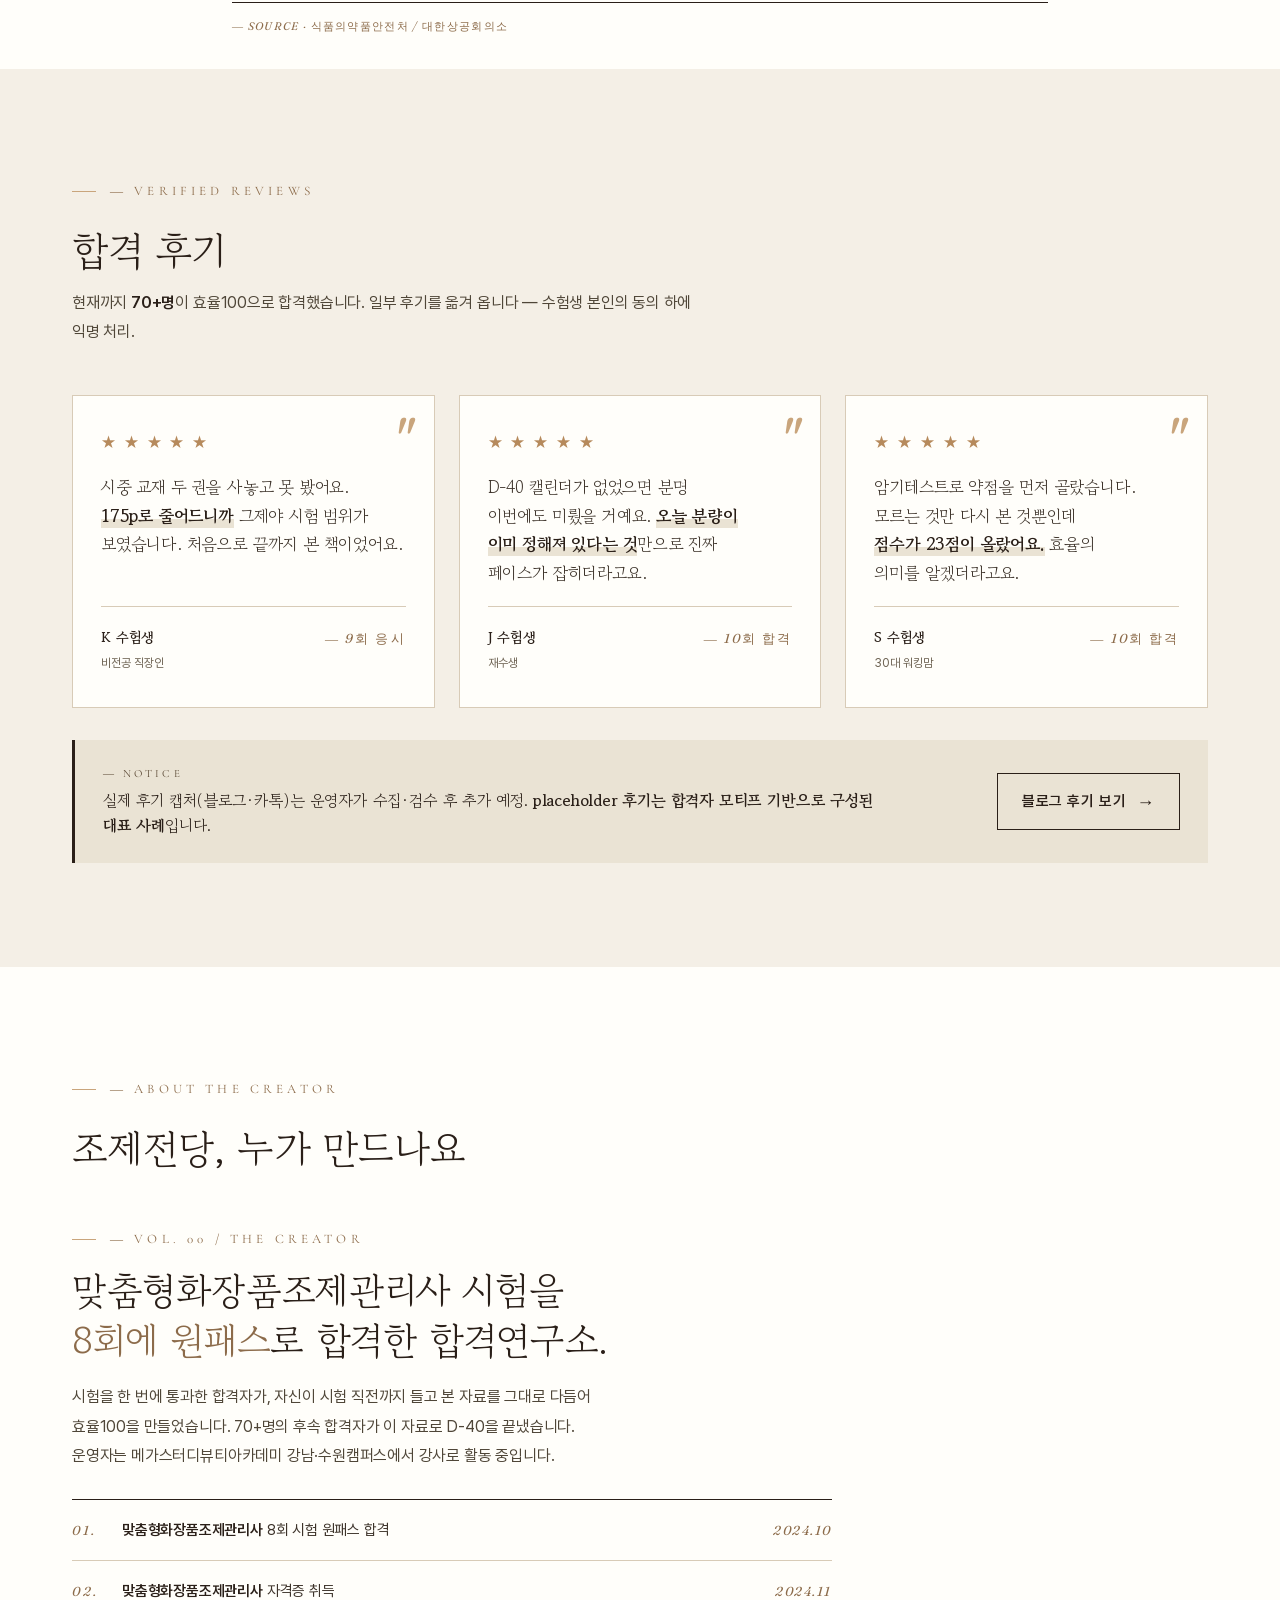
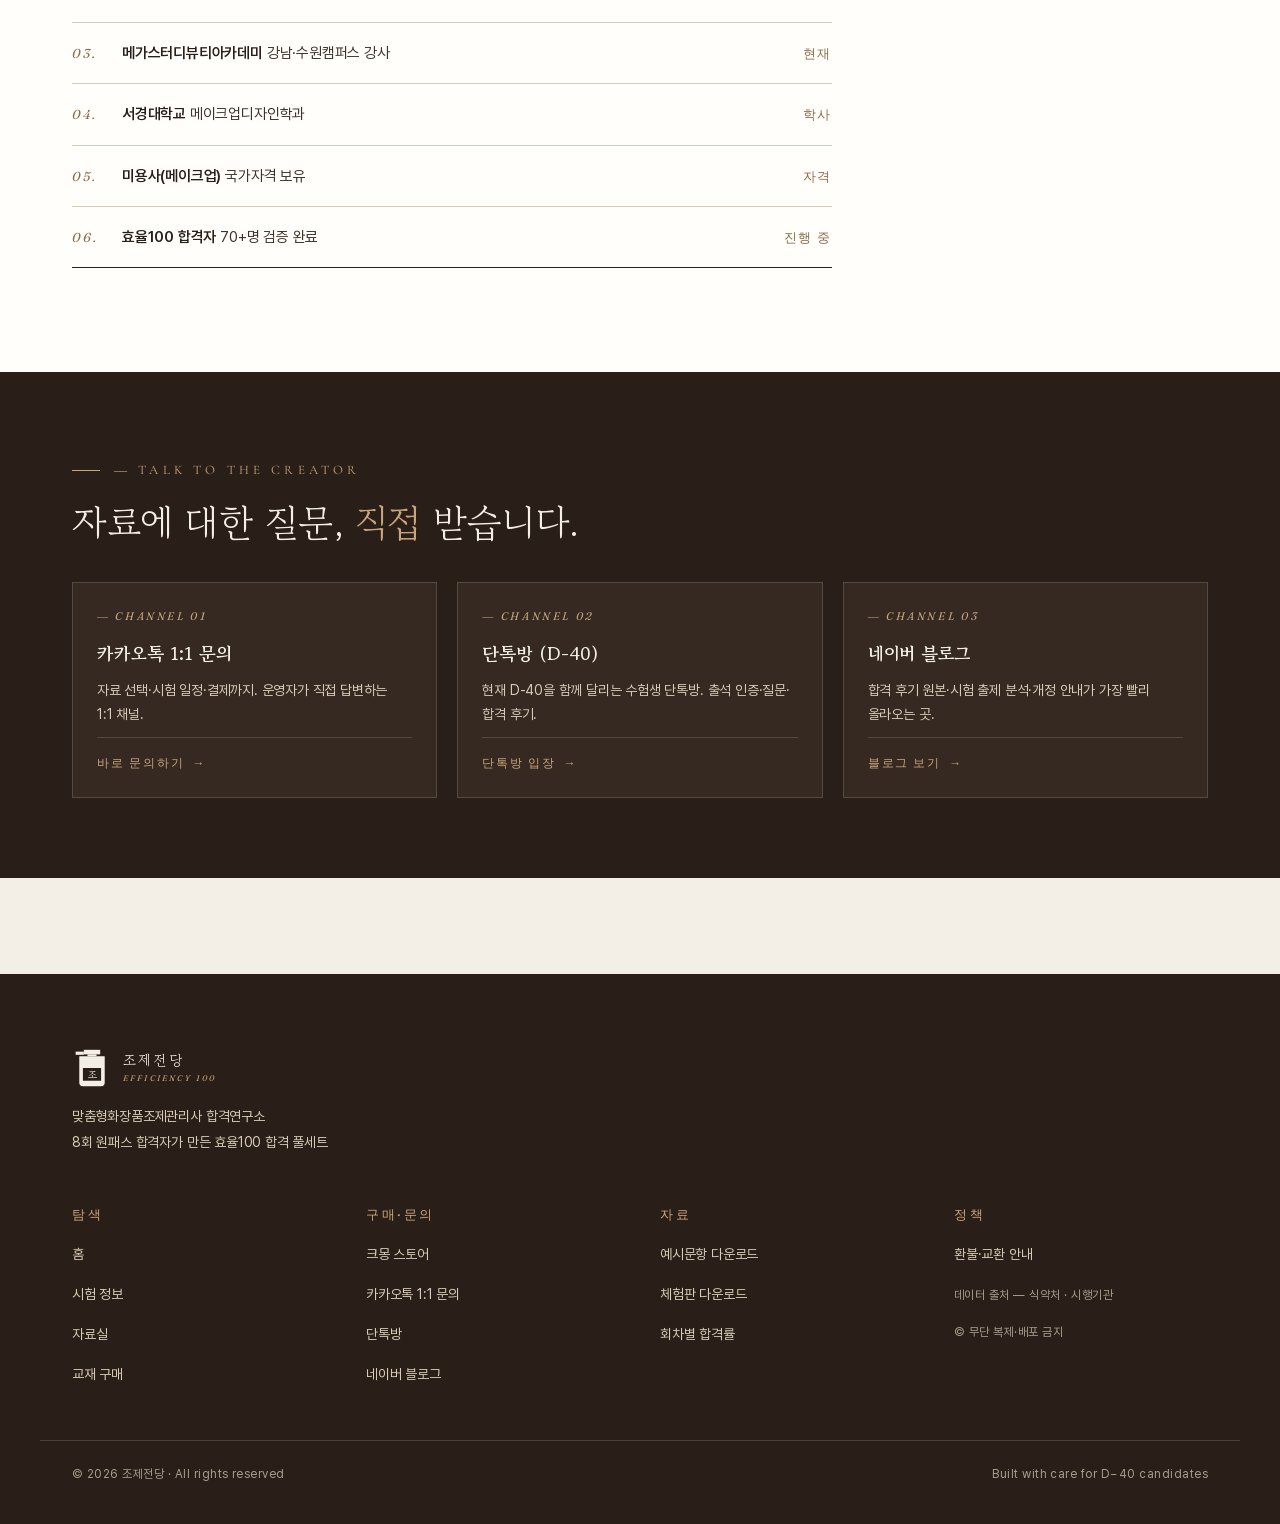
<file: resources.html>
<!DOCTYPE html>
<html lang="ko">
<head>
<meta charset="UTF-8">
<!-- Google tag (gtag.js) — interaction-deferred -->
<script>
  window.dataLayer = window.dataLayer || [];
  function gtag(){dataLayer.push(arguments);}
  gtag('js', new Date());
  gtag('config', 'G-F64037SRZX');
  (function(){
    var done=false;
    function loadGA(){
      if(done)return; done=true;
      var s=document.createElement('script');
      s.async=true;
      s.src='https://www.googletagmanager.com/gtag/js?id=G-F64037SRZX';
      document.head.appendChild(s);
    }
    ['scroll','mousemove','touchstart','keydown','click','pointerdown'].forEach(function(e){
      window.addEventListener(e,loadGA,{once:true,passive:true});
    });
    setTimeout(loadGA,3500);
  })();
</script>
<meta name="google-site-verification" content="NAr3On89Ym2ysK4tKkze5yGOKYq5B1vSyVtVILd3RYI">
<meta name="naver-site-verification" content="fcfbbf88fa3ef6b8a86120e49fa648577eeb4b23">
<meta name="robots" content="index,follow">
<meta name="viewport" content="width=device-width, initial-scale=1, viewport-fit=cover">
<title>맞춤형화장품조제관리사 예시문항·합격후기 — 조제전당 자료실</title>
<meta name="description" content="맞춤형화장품조제관리사 시험 식약처 공식 예시문항 PDF, 효율100 체험판, 합격 후기, 운영자 약력 — 시험 준비 자료 모음.">
<link rel="canonical" href="https://jojejeondang.com/resources.html">
<meta property="og:type" content="website">
<meta property="og:site_name" content="조제전당">
<meta property="og:locale" content="ko_KR">
<meta property="og:url" content="https://jojejeondang.com/resources.html">
<meta property="og:title" content="맞춤형화장품조제관리사 예시문항·합격후기 — 조제전당 자료실">
<meta property="og:description" content="맞춤형화장품조제관리사 시험 식약처 공식 예시문항 PDF, 효율100 체험판, 합격 후기, 운영자 약력 — 시험 준비 자료 모음.">
<meta property="og:image" content="https://jojejeondang.com/og-image.png">
<meta name="twitter:card" content="summary_large_image">
<meta name="twitter:title" content="맞춤형화장품조제관리사 예시문항·합격후기 — 조제전당 자료실">
<meta name="twitter:description" content="맞춤형화장품조제관리사 시험 식약처 공식 예시문항 PDF, 효율100 체험판, 합격 후기, 운영자 약력 — 시험 준비 자료 모음.">
<meta name="twitter:image" content="https://jojejeondang.com/og-image.png">
<meta name="twitter:domain" content="jojejeondang.com">
<script type="application/ld+json">{"@context":"https://schema.org","@type":"WebPage","name":"맞춤형화장품조제관리사 자료실","description":"식약처 공식 예시문항 PDF·체험판·합격 후기","url":"https://jojejeondang.com/resources.html","isPartOf":{"@type":"WebSite","name":"조제전당","url":"https://jojejeondang.com/"}}</script>
<script type="application/ld+json">{"@context": "https://schema.org", "@type": "BreadcrumbList", "itemListElement": [{"@type": "ListItem", "position": 1, "item": {"@id": "https://jojejeondang.com/", "name": "조제전당"}}, {"@type": "ListItem", "position": 2, "item": {"@id": "https://jojejeondang.com/resources.html", "name": "자료실"}}]}</script>
<link rel="icon" type="image/svg+xml" href="https://jojejeondang.com/assets/logos/favicon.svg">



<link rel="stylesheet" href="styles.css">

<link rel="preload" as="font" type="font/woff2" href="fonts/Pretendard-400.subset.woff2" crossorigin>
<link rel="preload" as="font" type="font/woff2" href="fonts/Gowun-400.subset.woff2" crossorigin>
<style>@font-face{font-family:'Gowun Batang';font-weight:400;font-display:swap;src:url('fonts/Gowun-400.subset.woff2') format('woff2')}@font-face{font-family:'Gowun Batang';font-weight:700;font-display:swap;src:url('fonts/Gowun-700.subset.woff2') format('woff2')}@font-face{font-family:'Cormorant Garamond';font-weight:400;font-display:swap;src:url('fonts/Cormorant-400.woff2') format('woff2')}@font-face{font-family:'Fraunces';font-weight:400;font-style:italic;font-display:swap;src:url('fonts/Fraunces-400i.woff2') format('woff2')}@font-face{font-family:'Fraunces';font-weight:500;font-style:italic;font-display:swap;src:url('fonts/Fraunces-500i.woff2') format('woff2')}</style>

<style>@font-face{font-family:'Pretendard';font-weight:400;font-style:normal;font-display:swap;src:local('Pretendard'),url('fonts/Pretendard-400.subset.woff2') format('woff2')}
@font-face{font-family:'Pretendard';font-weight:600;font-style:normal;font-display:swap;src:local('Pretendard SemiBold'),url('fonts/Pretendard-600.subset.woff2') format('woff2')}</style>

<style>
  /* ===== HERO ===== */
  .res-hero{padding:40px 0 24px}
  @media(min-width:561px){.res-hero{padding:56px 0 32px}}
  @media(min-width:1024px){.res-hero{padding:80px 0 48px}}
  .res-hero .meta{display:flex;align-items:center;gap:14px;font-family:var(--f-italic);font-size:12px;letter-spacing:0.24em;text-transform:uppercase;color:var(--mocha-500);margin-bottom:20px;flex-wrap:wrap}
  @media(min-width:561px){.res-hero .meta{letter-spacing:0.28em;margin-bottom:22px}}
  .res-hero .meta::before{content:'';width:32px;height:1px;background:var(--tan-400)}
  .res-hero h1{font-family:var(--f-display);font-weight:400;font-size:clamp(30px,6.2vw,56px);line-height:1.2;letter-spacing:-0.018em;color:var(--ink-900);text-wrap:pretty}
  .res-hero h1 em{color:var(--mocha-500);font-weight:500}
  .res-hero p{margin-top:20px;font-size:clamp(16px,2vw,18px);line-height:1.8;color:var(--ink-700);max-width:680px}
  @media(min-width:1024px){.res-hero p{margin-top:22px}}

  section.block{padding:56px 0}
  @media(min-width:561px){section.block{padding:72px 0}}
  @media(min-width:1024px){section.block{padding:104px 0}}
  .bg-elev{background:var(--paper-0)}
  .sec-head{margin-bottom:28px}
  @media(min-width:561px){.sec-head{margin-bottom:36px}}
  @media(min-width:1024px){.sec-head{margin-bottom:48px}}
  .sec-head .ey{display:inline-flex;align-items:center;gap:14px;font-family:var(--f-eyebrow);font-size:12px;letter-spacing:0.28em;text-transform:uppercase;color:var(--mocha-500);margin-bottom:14px}
  @media(min-width:561px){.sec-head .ey{font-size:13px;letter-spacing:0.32em}}
  .sec-head .ey::before{content:'';width:24px;height:1px;background:var(--tan-400)}

  /* ===== PDF DOWNLOAD CARDS (식약처 예시문항) ===== */
  /* 모바일 1열 / 561+ 1열 유지 (카드 안에 미리보기 2장이 있어 좁으면 카드도 좁아짐) / 1024+ 2열 */
  .pdfs{display:grid;gap:20px}
  @media(min-width:561px){.pdfs{gap:24px}}
  @media(min-width:1024px){.pdfs{grid-template-columns:repeat(2,1fr);gap:28px}}
  .pdf{
    background:var(--paper-0);border:1px solid var(--tan-300);
    display:grid;grid-template-rows:auto 1fr auto;
    transition:transform var(--t-base) var(--ease),box-shadow var(--t-base) var(--ease),border-color var(--t-base) var(--ease);
  }
  .pdf:hover{transform:translateY(-4px);box-shadow:0 24px 40px -20px rgba(42,31,24,0.22);border-color:var(--ink-900)}
  .pdf-preview{
    background:var(--paper-50);padding:22px 22px 0;display:grid;grid-template-columns:1fr 1fr;gap:12px;
    border-bottom:1px solid var(--tan-300);position:relative;overflow:hidden;
  }
  @media(min-width:561px){.pdf-preview{padding:28px 28px 0;gap:14px}}
  .pdf-preview::after{
    content:'';position:absolute;left:0;right:0;bottom:0;height:60px;
    background:linear-gradient(to bottom,transparent,var(--paper-0));
  }
  .pdf-preview img{
    width:100%;aspect-ratio:1/1.414;object-fit:cover;object-position:top;
    background:#fff;border:1px solid var(--tan-300);
    box-shadow:0 14px 24px -16px rgba(42,31,24,0.32);
  }
  .pdf-body{padding:22px 22px 18px}
  @media(min-width:561px){.pdf-body{padding:28px 28px 22px}}
  .pdf .vn{font-family:var(--f-italic);font-size:12px;letter-spacing:0.22em;text-transform:uppercase;color:var(--mocha-500)}
  @media(min-width:561px){.pdf .vn{letter-spacing:0.24em}}
  .pdf h3{font-family:var(--f-display);font-weight:700;font-size:20px;color:var(--ink-900);margin-top:8px;line-height:1.35;letter-spacing:-0.005em}
  @media(min-width:561px){.pdf h3{font-size:22px}}
  .pdf .desc{font-size:14px;line-height:1.75;color:var(--ink-700);margin-top:12px}
  @media(min-width:561px){.pdf .desc{font-size:15px;line-height:1.8;margin-top:14px}}
  .pdf-meta{
    display:flex;gap:0;border-top:1px solid var(--tan-300);
  }
  .pdf-meta .m{flex:1;padding:12px 14px;font-size:12px;color:var(--mocha-600);border-right:1px solid var(--tan-300)}
  @media(min-width:561px){.pdf-meta .m{padding:14px 18px}}
  .pdf-meta .m:last-child{border-right:none}
  .pdf-meta .m .l{display:block;font-family:var(--f-eyebrow);font-size:10px;letter-spacing:0.24em;text-transform:uppercase;color:var(--mocha-500);margin-bottom:4px}
  .pdf-meta .m .v{font-family:var(--f-display);font-weight:700;color:var(--ink-900);font-size:13px}
  @media(min-width:561px){.pdf-meta .m .v{font-size:14px}}
  .pdf-actions{padding:16px 22px;background:var(--paper-50);display:flex;flex-direction:column;gap:10px;border-top:1px solid var(--tan-300)}
  @media(min-width:561px){.pdf-actions{padding:18px 28px;flex-direction:row;flex-wrap:wrap}}
  .pdf-actions .btn{flex:1;justify-content:center;min-width:140px;white-space:nowrap}

  /* ===== PREVIEW DOWNLOAD CARDS (체험판 — 1열/2열/3열) ===== */
  .pdfs-3{display:grid;gap:20px;grid-template-columns:1fr}
  @media(min-width:561px){.pdfs-3{grid-template-columns:repeat(2,1fr);gap:24px}}
  @media(min-width:1024px){.pdfs-3{grid-template-columns:repeat(3,1fr);gap:28px}}
  .pdf-preview.single{
    grid-template-columns:1fr;
    padding:28px 22px 0;
    display:flex;justify-content:center;
  }
  @media(min-width:561px){.pdf-preview.single{padding:32px 28px 0}}
  .pdf-preview.single img{
    max-width:160px;width:100%;aspect-ratio:3/4;
  }
  @media(min-width:561px){.pdf-preview.single img{max-width:180px}}
  @media(min-width:1024px){.pdf-preview.single img{max-width:200px}}
  .pdf .free-tag{
    display:inline-flex;align-items:center;gap:6px;
    padding:4px 10px;font-family:var(--f-italic);font-size:11px;
    letter-spacing:0.18em;text-transform:uppercase;
    color:var(--brick);border:1px solid var(--brick);
    margin-top:10px;
  }

  /* ===== REVIEW CARDS ===== */
  /* 모바일 1열 / 561+ 2열 / 1024+ 3열 */
  .reviews{display:grid;gap:16px}
  @media(min-width:561px){.reviews{grid-template-columns:repeat(2,1fr);gap:22px}}
  @media(min-width:1024px){.reviews{grid-template-columns:repeat(3,1fr);gap:24px}}
  .rev{
    background:var(--paper-0);border:1px solid var(--tan-300);padding:24px 22px;
    display:flex;flex-direction:column;gap:16px;position:relative;
    transition:transform var(--t-base) var(--ease),border-color var(--t-base) var(--ease);
  }
  @media(min-width:561px){.rev{padding:28px 24px;gap:18px}}
  @media(min-width:1024px){.rev{padding:32px 28px}}
  .rev:hover{transform:translateY(-4px);border-color:var(--ink-900)}
  .rev .quote{
    font-family:var(--f-italic);font-size:48px;line-height:1;color:var(--tan-400);
    position:absolute;top:18px;right:24px;font-weight:500;
  }
  .rev .stars{font-family:var(--f-italic);color:var(--tan-500);letter-spacing:0.16em;font-size:14px}
  @media(min-width:561px){.rev .stars{font-size:15px}}
  .rev .body{font-family:var(--f-display);font-size:16px;line-height:1.7;color:var(--ink-800);text-wrap:pretty;flex:1}
  @media(min-width:1024px){.rev .body{font-size:17px}}
  .rev .body b{color:var(--ink-900);font-weight:700;background:linear-gradient(transparent 65%, var(--cream-200) 65%)}
  .rev .who{
    padding-top:16px;border-top:1px solid var(--tan-300);
    display:flex;justify-content:space-between;align-items:baseline;gap:14px;flex-wrap:wrap;
  }
  @media(min-width:561px){.rev .who{padding-top:18px}}
  .rev .who .nm{font-family:var(--f-display);font-weight:700;color:var(--ink-900);font-size:14px;letter-spacing:0.02em}
  .rev .who .nm small{display:block;font-family:var(--f-body);font-weight:400;color:var(--mocha-600);font-size:12px;margin-top:3px;letter-spacing:0}
  .rev .who .ses{font-family:var(--f-italic);font-size:13px;color:var(--mocha-500);letter-spacing:0.16em}

  .reviews-note{
    margin-top:28px;padding:22px 24px;background:var(--cream-200);border-left:3px solid var(--ink-900);
    display:grid;grid-template-columns:1fr;gap:14px;align-items:start;
  }
  @media(min-width:561px){.reviews-note{margin-top:32px;padding:24px 28px;grid-template-columns:1fr auto;align-items:center;gap:18px}}
  .reviews-note .l{font-family:var(--f-eyebrow);font-size:11px;letter-spacing:0.28em;color:var(--mocha-700);text-transform:uppercase}
  .reviews-note .t{font-family:var(--f-display);font-size:15px;color:var(--ink-900);margin-top:4px;line-height:1.6}
  @media(min-width:561px){.reviews-note .t{font-size:16px}}
  .reviews-note .btn{justify-content:center}
  @media(max-width:560px){.reviews-note .btn{width:100%}}

  /* ===== ABOUT (creator) — 1열 (일러스트 제거 상태 유지) ===== */
  .about{display:grid;gap:32px}
  .about-info{max-width:760px}
  .about-info .ey{font-family:var(--f-eyebrow);font-size:12px;letter-spacing:0.28em;color:var(--mocha-500);text-transform:uppercase;display:inline-flex;gap:14px;align-items:center}
  @media(min-width:561px){.about-info .ey{font-size:13px;letter-spacing:0.32em}}
  .about-info .ey::before{content:'';width:24px;height:1px;background:var(--tan-400)}
  .about-info h2{font-family:var(--f-display);font-weight:400;font-size:clamp(24px,4vw,38px);line-height:1.3;color:var(--ink-900);margin-top:14px;letter-spacing:-0.01em;text-wrap:pretty}
  .about-info h2 em{color:var(--mocha-500);font-weight:500}
  .about-info .lead{margin-top:16px;font-size:16px;line-height:1.85;color:var(--ink-700);max-width:560px}
  @media(min-width:561px){.about-info .lead{margin-top:18px}}
  .creds{margin-top:24px;border-top:1px solid var(--ink-900);border-bottom:1px solid var(--ink-900)}
  @media(min-width:561px){.creds{margin-top:28px}}
  .cred{display:grid;grid-template-columns:auto 1fr auto;gap:14px;padding:14px 0;border-bottom:1px solid var(--tan-300);align-items:baseline}
  @media(min-width:561px){.cred{gap:18px;padding:18px 0}}
  .cred:last-child{border-bottom:none}
  .cred .vn{font-family:var(--f-italic);font-size:12px;color:var(--mocha-500);letter-spacing:0.18em;width:30px}
  @media(min-width:561px){.cred .vn{font-size:13px;letter-spacing:0.2em;width:32px}}
  .cred .t{font-size:14px;color:var(--ink-800);line-height:1.6}
  @media(min-width:561px){.cred .t{font-size:15px}}
  .cred .t b{color:var(--ink-900);font-weight:600}
  .cred .yr{font-family:var(--f-italic);font-size:12px;color:var(--mocha-500);letter-spacing:0.1em;font-variant-numeric:tabular-nums;text-align:right}
  @media(min-width:561px){.cred .yr{font-size:13px;letter-spacing:0.12em}}

  /* ===== CONTACT BAND ===== */
  .contact-band{background:var(--ink-900);color:var(--paper-100);padding:48px 0}
  @media(min-width:561px){.contact-band{padding:64px 0}}
  @media(min-width:1024px){.contact-band{padding:80px 0}}
  .contact-band h2{font-family:var(--f-display);font-weight:400;font-size:clamp(24px,4vw,38px);line-height:1.3;color:var(--paper-100);text-wrap:pretty;letter-spacing:-0.01em}
  .contact-band h2 em{color:var(--tan-400);font-weight:500}
  .contact-band .ey{font-family:var(--f-eyebrow);font-size:12px;letter-spacing:0.28em;color:var(--tan-400);text-transform:uppercase;display:inline-flex;gap:14px;align-items:center}
  @media(min-width:561px){.contact-band .ey{font-size:13px;letter-spacing:0.32em}}
  .contact-band .ey::before{content:'';width:28px;height:1px;background:var(--tan-400)}
  .contact-cards{margin-top:28px;display:grid;gap:14px;grid-template-columns:1fr}
  @media(min-width:561px){.contact-cards{grid-template-columns:repeat(2,1fr);gap:16px;margin-top:32px}}
  @media(min-width:1024px){.contact-cards{grid-template-columns:repeat(3,1fr);gap:20px;margin-top:36px}}
  .ccard{
    background:rgba(216,203,183,0.06);border:1px solid rgba(216,203,183,0.2);padding:22px 22px;
    display:flex;flex-direction:column;gap:10px;
    transition:background var(--t-base) var(--ease),border-color var(--t-base) var(--ease),transform var(--t-base) var(--ease);
  }
  @media(min-width:1024px){.ccard{padding:24px}}
  .ccard:hover{background:rgba(216,203,183,0.12);border-color:var(--tan-400);transform:translateY(-3px)}
  .ccard .vn{font-family:var(--f-italic);font-size:11px;color:var(--tan-400);letter-spacing:0.22em;text-transform:uppercase}
  @media(min-width:561px){.ccard .vn{letter-spacing:0.24em}}
  .ccard .nm{font-family:var(--f-display);font-weight:700;color:var(--paper-100);font-size:17px;letter-spacing:-0.005em}
  @media(min-width:561px){.ccard .nm{font-size:18px}}
  .ccard .desc{font-size:14px;color:#D8CBB7;line-height:1.7}
  .ccard .go{margin-top:auto;padding-top:14px;border-top:1px solid rgba(216,203,183,0.2);font-family:var(--f-italic);font-size:12px;color:var(--tan-400);letter-spacing:0.16em;text-transform:uppercase;display:inline-flex;align-items:center;gap:8px}
  .ccard .go::after{content:'→';transition:transform var(--t-base) var(--ease)}
  .ccard:hover .go::after{transform:translateX(4px)}

  /* ===== REFERENCE DOCUMENTS (참고 자료 — 미니멀 리스트) ===== */
  .refs-head{margin-bottom:20px;text-align:left}
  .refs-head .refs-ey{display:inline-flex;align-items:center;gap:12px;font-family:var(--f-italic);font-size:11px;letter-spacing:0.24em;text-transform:uppercase;color:var(--mocha-500)}
  @media(min-width:561px){.refs-head .refs-ey{font-size:12px;letter-spacing:0.26em}}
  .refs-head .refs-ey::before{content:'';width:20px;height:1px;background:var(--tan-400)}
  .refs-head h3{font-family:var(--f-display);font-weight:700;font-size:20px;color:var(--ink-900);margin-top:8px;letter-spacing:-0.005em}
  @media(min-width:561px){.refs-head h3{font-size:22px}}
  .refs-head p{font-size:14px;line-height:1.7;color:var(--ink-700);margin-top:10px;max-width:620px}
  .refs-head p b{color:var(--ink-900);font-weight:600}
  .refs-list{border-top:1px solid var(--ink-900);border-bottom:1px solid var(--ink-900)}
  .refs-list a{
    display:grid;grid-template-columns:32px 1fr auto;gap:12px;
    padding:14px 4px;border-bottom:1px solid var(--tan-300);
    align-items:center;color:var(--ink-800);text-decoration:none;
    transition:background var(--t-fast) var(--ease);min-height:56px;
  }
  @media(min-width:561px){.refs-list a{grid-template-columns:42px 1fr auto;gap:16px;padding:16px 4px;min-height:64px}}
  .refs-list a:last-child{border-bottom:none}
  .refs-list a:hover{background:var(--paper-50)}
  .refs-list .ref-num{font-family:var(--f-italic);font-size:12px;color:var(--mocha-500);letter-spacing:0.14em}
  @media(min-width:561px){.refs-list .ref-num{font-size:13px;letter-spacing:0.18em}}
  .refs-list .ref-body{display:flex;flex-direction:column;gap:3px;min-width:0}
  .refs-list .ref-ti{font-family:var(--f-display);font-weight:700;font-size:14px;color:var(--ink-900);line-height:1.4}
  @media(min-width:561px){.refs-list .ref-ti{font-size:15px}}
  .refs-list .ref-desc{font-size:12px;line-height:1.55;color:var(--mocha-600)}
  @media(min-width:561px){.refs-list .ref-desc{font-size:13px}}
  .refs-list .ref-action{display:inline-flex;align-items:center;gap:8px;font-family:var(--f-italic);font-size:11px;color:var(--mocha-500);letter-spacing:0.12em;text-transform:uppercase;white-space:nowrap}
  @media(min-width:561px){.refs-list .ref-action{font-size:12px;letter-spacing:0.16em}}
  .refs-list .ref-action::after{content:'↓';font-size:14px;color:var(--ink-900);font-family:var(--f-body)}
  .refs-foot{margin-top:14px;font-family:var(--f-italic);font-size:11px;letter-spacing:0.12em;color:var(--mocha-500);text-transform:uppercase}
</style>
</head>
<body>

<!-- ====================== HEADER ====================== -->
<header class="site-header">
  <div class="wrap nav-row">
    <a class="brand" href="index.html" aria-label="조제전당 홈">
      <img class="desktop-mark" src="assets/logos/logo-header.svg" alt="조제전당 — Efficiency 100" width="220" height="48">
      <img class="mobile-mark" src="assets/logos/logo-mobile.svg" alt="조제전당 — Efficiency 100" width="180" height="40">
    </a>
    <nav aria-label="주 메뉴">
      <ul class="nav-list">
        <li><a href="index.html">홈</a></li>
        <li><a href="https://kmong.com/@조제전당" target="_blank" rel="noopener" data-todo="kmong-profile">조제전당</a></li>
        <li><a href="exam.html">시험 정보</a></li>
        <li><a href="resources.html" aria-current="page">자료실</a></li>
        <li><a href="store.html">교재 구매</a></li>
      </ul>
    </nav>
    <a class="nav-cta" href="store.html#package">합격 풀세트</a>
    <button class="hamburger" aria-label="메뉴 열기" aria-expanded="false" aria-controls="mobile-drawer"><span></span><span></span><span></span></button>
  </div>
</header>

<!-- Mobile Drawer (header 밖에 두어 backdrop-filter stacking context 회피) -->
<nav class="mobile-drawer" id="mobile-drawer" aria-label="모바일 메뉴">
  <a href="index.html"><span>홈</span><span class="num">01</span></a>
  <a href="https://kmong.com/@조제전당" target="_blank" rel="noopener" data-todo="kmong-profile"><span>조제전당</span><span class="num">02</span></a>
  <a href="exam.html"><span>시험 정보</span><span class="num">03</span></a>
  <a href="resources.html"><span>자료실</span><span class="num">04</span></a>
  <a href="store.html"><span>교재 구매</span><span class="num">05</span></a>
  <a class="drawer-cta" href="store.html#package">합격 풀세트 보기</a>
</nav>
<main id="main">

<!-- ====================== HERO ====================== -->
<section class="res-hero">
  <div class="wrap reveal">
    <div class="meta">— Resources / Archive</div>
    <h1>예시문항·체험판·<br>합격 후기 — <em>한 곳에</em></h1>
    <p>시험 준비에 필요한 사실 자료만 모았습니다. 식약처가 공개한 공식 예시문항을 바로 다운로드하고, 효율100 체험판으로 자료 구성을 미리 확인해 보세요.</p>
  </div>
</section>

<!-- ====================== PDF DOWNLOADS ====================== -->
<section class="block bg-elev" id="samples">
  <div class="wrap">
    <header class="sec-head reveal">
      <span class="ey">— Official Sample Items</span>
      <h2 class="h1" style="margin-top:8px">식약처 예시문항</h2>
      <p class="body" style="margin-top:14px;color:var(--ink-700);max-width:680px">식품의약품안전처가 공개한 <b style="color:var(--ink-900)">실제 시험 예시문항</b>입니다. 시험이 어떤 형태로 출제되는지, 어느 정도 난도인지를 가장 정확하게 알 수 있는 자료.</p>
    </header>

    <div class="pdfs reveal">
      <article class="pdf">
        <div class="pdf-preview">
          <picture><source srcset="images/samples/sample1-page1.webp" type="image/webp"><img loading="lazy" decoding="async" width="600" height="848" src="images/samples/sample1-page1.jpg" alt="예시문항 1차 미리보기 1페이지"></picture>
          <picture><source srcset="images/samples/sample1-page2.webp" type="image/webp"><img loading="lazy" decoding="async" width="600" height="848" src="images/samples/sample1-page2.jpg" alt="예시문항 1차 미리보기 2페이지"></picture>
        </div>
        <div class="pdf-body">
          <div class="vn">— Sample 01</div>
          <h3>맞춤형화장품 조제관리사<br>자격시험 예시문항</h3>
          <p class="desc">식약처 1차 공개분. 4개 과목별로 골고루 분포된 예시문항으로, 출제 패턴을 가장 광범위하게 살필 수 있는 자료.</p>
        </div>
        <div class="pdf-meta">
          <div class="m"><span class="l">— Items</span><span class="v">19 문항</span></div>
          <div class="m"><span class="l">— Format</span><span class="v">PDF</span></div>
          <div class="m"><span class="l">— Source</span><span class="v">식약처 공식</span></div>
        </div>
        <div class="pdf-actions">
          <a class="btn btn-primary" href="pdf/exam_sample_1.pdf" download>PDF 다운로드 <span class="ar">↓</span></a>
          <a class="btn btn-secondary" href="pdf/exam_sample_1.pdf" target="_blank" rel="noopener">새 창에서 열기</a>
        </div>
      </article>

      <article class="pdf">
        <div class="pdf-preview">
          <picture><source srcset="images/samples/sample2-page1.webp" type="image/webp"><img loading="lazy" decoding="async" width="600" height="848" src="images/samples/sample2-page1.jpg" alt="예시문항 2차 미리보기 1페이지"></picture>
          <picture><source srcset="images/samples/sample2-page2.webp" type="image/webp"><img loading="lazy" decoding="async" width="600" height="848" src="images/samples/sample2-page2.jpg" alt="예시문항 2차 미리보기 2페이지"></picture>
        </div>
        <div class="pdf-body">
          <div class="vn">— Sample 02</div>
          <h3>한국생산성본부<br>공개 문항</h3>
          <p class="desc">2020.12.04 공개분. 선다형 위주의 10문항으로, 시험에서 자주 등장하는 표시광고·개인정보 영역의 핵심을 압축적으로 담은 자료.</p>
        </div>
        <div class="pdf-meta">
          <div class="m"><span class="l">— Items</span><span class="v">10 문항</span></div>
          <div class="m"><span class="l">— Format</span><span class="v">PDF</span></div>
          <div class="m"><span class="l">— Source</span><span class="v">KPC 공식</span></div>
        </div>
        <div class="pdf-actions">
          <a class="btn btn-primary" href="pdf/exam_sample_2.pdf" download>PDF 다운로드 <span class="ar">↓</span></a>
          <a class="btn btn-secondary" href="pdf/exam_sample_2.pdf" target="_blank" rel="noopener">새 창에서 열기</a>
        </div>
      </article>
    </div>
  </div>
</section>

<!-- ====================== 효율100 체험판 ====================== -->
<section class="block" id="preview">
  <div class="wrap">
    <header class="sec-head reveal">
      <span class="ey">— Efficiency 100 · Free Preview</span>
      <h2 class="h1" style="margin-top:8px">효율100 <em>체험판</em></h2>
      <p class="body" style="margin-top:14px;color:var(--ink-700);max-width:680px">구매 전 자료의 구성과 톤을 직접 확인하실 수 있도록, <b style="color:var(--ink-900)">이론교재·필기노트·암기테스트 일부</b>를 무료로 공개합니다. 회원가입·로그인 없이 바로 다운로드.</p>
    </header>

    <div class="pdfs-3 reveal">
      <article class="pdf">
        <div class="pdf-preview single">
          <picture><source srcset="images/covers/cover_theory.webp" type="image/webp"><img loading="lazy" decoding="async" width="700" height="937" src="images/covers/cover_theory.jpg" alt="효율100 이론교재 체험판 표지"></picture>
        </div>
        <div class="pdf-body">
          <div class="vn">— Volume 01 · Theory</div>
          <h3>이론교재 체험판</h3>
          <p class="desc">175페이지 압축 이론서 중 1과목 '화장품법의 이해' 일부를 공개합니다. 시중 교재와 어떻게 다른지, 정리 방식이 본인 학습 스타일에 맞는지 확인해보세요.</p>
          <span class="free-tag">Free · 무료</span>
        </div>
        <div class="pdf-meta">
          <div class="m"><span class="l">— Volume</span><span class="v">01</span></div>
          <div class="m"><span class="l">— Format</span><span class="v">PDF</span></div>
          <div class="m"><span class="l">— Edition</span><span class="v">체험판</span></div>
        </div>
        <div class="pdf-actions">
          <a class="btn btn-primary" href="pdf/preview_theory.pdf" download>체험판 다운로드 <span class="ar">↓</span></a>
        </div>
      </article>

      <article class="pdf">
        <div class="pdf-preview single">
          <picture><source srcset="images/covers/cover_note.webp" type="image/webp"><img loading="lazy" decoding="async" width="700" height="937" src="images/covers/cover_note.jpg" alt="효율100 필기노트 체험판 표지"></picture>
        </div>
        <div class="pdf-body">
          <div class="vn">— Volume 02 · Note</div>
          <h3>필기노트 체험판</h3>
          <p class="desc">시험 직전 1주 회독용 36p 압축 노트의 일부. 핵심 키워드를 어떻게 정리했는지, 손에 들고 가서 마지막에 어떤 형태로 쓰게 될지 미리 확인하세요.</p>
          <span class="free-tag">Free · 무료</span>
        </div>
        <div class="pdf-meta">
          <div class="m"><span class="l">— Volume</span><span class="v">02</span></div>
          <div class="m"><span class="l">— Format</span><span class="v">PDF</span></div>
          <div class="m"><span class="l">— Edition</span><span class="v">체험판</span></div>
        </div>
        <div class="pdf-actions">
          <a class="btn btn-primary" href="pdf/preview_note.pdf" download>체험판 다운로드 <span class="ar">↓</span></a>
        </div>
      </article>

      <article class="pdf">
        <div class="pdf-preview single">
          <picture><source srcset="images/covers/cover_test.webp" type="image/webp"><img loading="lazy" decoding="async" width="700" height="937" src="images/covers/cover_test.jpg" alt="효율100 암기테스트 체험판 표지"></picture>
        </div>
        <div class="pdf-body">
          <div class="vn">— Volume 03 · Test</div>
          <h3>암기테스트 체험판</h3>
          <p class="desc">2과목 화장품 제조 및 품질관리 단답형 빈칸 채우기 일부. 본인 암기 수준이 어디까지 와있는지 셀프 진단해볼 수 있는 자료.</p>
          <span class="free-tag">Free · 무료</span>
        </div>
        <div class="pdf-meta">
          <div class="m"><span class="l">— Volume</span><span class="v">03</span></div>
          <div class="m"><span class="l">— Format</span><span class="v">PDF</span></div>
          <div class="m"><span class="l">— Edition</span><span class="v">체험판</span></div>
        </div>
        <div class="pdf-actions">
          <a class="btn btn-primary" href="pdf/preview_test.pdf" download>체험판 다운로드 <span class="ar">↓</span></a>
        </div>
      </article>
    </div>
  </div>
</section>

<!-- ====================== REFERENCE DOCUMENTS (참고 자료) ====================== -->
<section style="padding:40px 0 32px" class="bg-elev">
  <div class="wrap-narrow reveal">
    <header class="refs-head">
      <span class="refs-ey">Reference Documents</span>
      <h3>참고 자료</h3>
      <p>시험 준비를 위한 <b>공식 보조 자료</b>입니다. 효율100은 아래 출제기준·배점기준에 따라 만들어졌습니다.</p>
    </header>
    <div class="refs-list">
      <a href="pdf/ref_guideline.pdf" download>
        <span class="ref-num">01</span>
        <div class="ref-body">
          <span class="ref-ti">출제기준 (2023)</span>
          <span class="ref-desc">식약처 공식 — 4과목 주요항목·세부내용 전체</span>
        </div>
        <span class="ref-action">PDF</span>
      </a>
      <a href="pdf/ref_scoring.pdf" download>
        <span class="ref-num">02</span>
        <div class="ref-body">
          <span class="ref-ti">문항유형·배점기준 (2024)</span>
          <span class="ref-desc">대한상공회의소 — 과목별 문항수·문항당 배점 상세</span>
        </div>
        <span class="ref-action">PDF</span>
      </a>
      <a href="pdf/ref_omr.pdf" download>
        <span class="ref-num">03</span>
        <div class="ref-body">
          <span class="ref-ti">OMR 답안지 양식</span>
          <span class="ref-desc">실제 답안지 사전 확인용 — 마킹·단답 위치 미리 보기</span>
        </div>
        <span class="ref-action">PDF</span>
      </a>
    </div>
    <div class="refs-foot">— Source · 식품의약품안전처 / 대한상공회의소</div>
  </div>
</section>

<!-- ====================== REVIEWS ====================== -->
<section class="block">
  <div class="wrap">
    <header class="sec-head reveal">
      <span class="ey">— Verified Reviews</span>
      <h2 class="h1" style="margin-top:8px">합격 후기</h2>
      <p class="body" style="margin-top:14px;color:var(--ink-700);max-width:680px">현재까지 <b style="color:var(--ink-900)">70+명</b>이 효율100으로 합격했습니다. 일부 후기를 옮겨 옵니다 — 수험생 본인의 동의 하에 익명 처리.</p>
    </header>

    <div class="reviews reveal">
      <article class="rev">
        <span class="quote" aria-hidden="true">"</span>
        <div class="stars">★ ★ ★ ★ ★</div>
        <p class="body">시중 교재 두 권을 사놓고 못 봤어요. <b>175p로 줄어드니까</b> 그제야 시험 범위가 보였습니다. 처음으로 끝까지 본 책이었어요.</p>
        <div class="who"><div class="nm">K 수험생 <small>비전공 직장인</small></div><div class="ses">— 9회 응시</div></div>
      </article>
      <article class="rev">
        <span class="quote" aria-hidden="true">"</span>
        <div class="stars">★ ★ ★ ★ ★</div>
        <p class="body">D-40 캘린더가 없었으면 분명 이번에도 미뤘을 거예요. <b>오늘 분량이 이미 정해져 있다는 것</b>만으로 진짜 페이스가 잡히더라고요.</p>
        <div class="who"><div class="nm">J 수험생 <small>재수생</small></div><div class="ses">— 10회 합격</div></div>
      </article>
      <article class="rev">
        <span class="quote" aria-hidden="true">"</span>
        <div class="stars">★ ★ ★ ★ ★</div>
        <p class="body">암기테스트로 약점을 먼저 골랐습니다. 모르는 것만 다시 본 것뿐인데 <b>점수가 23점이 올랐어요.</b> 효율의 의미를 알겠더라고요.</p>
        <div class="who"><div class="nm">S 수험생 <small>30대 워킹맘</small></div><div class="ses">— 10회 합격</div></div>
      </article>
    </div>

    <div class="reviews-note reveal">
      <div>
        <div class="l">— Notice</div>
        <div class="t">실제 후기 캡처(블로그·카톡)는 운영자가 수집·검수 후 추가 예정. <b>placeholder 후기는 합격자 모티프 기반으로 구성된 대표 사례</b>입니다.</div>
      </div>
      <a class="btn btn-secondary" href="https://blog.naver.com/dianarttie" target="_blank" rel="noopener" data-todo="naver-blog">블로그 후기 보기 <span class="ar">→</span></a>
    </div>
  </div>
</section>

<!-- ====================== ABOUT (creator) ====================== -->
<section class="block bg-elev">
  <div class="wrap">
    <header class="sec-head reveal">
      <span class="ey">— About the Creator</span>
      <h2 class="h1" style="margin-top:8px">조제전당, 누가 만드나요</h2>
    </header>

    <div class="about reveal">
      <div class="about-info">
        <div class="ey">— Vol. 00 / The Creator</div>
        <h2>맞춤형화장품조제관리사 시험을<br><em>8회에 원패스</em>로 합격한 합격연구소.</h2>
        <p class="lead">시험을 한 번에 통과한 합격자가, 자신이 시험 직전까지 들고 본 자료를 그대로 다듬어 효율100을 만들었습니다. 70+명의 후속 합격자가 이 자료로 D-40을 끝냈습니다. 운영자는 메가스터디뷰티아카데미 강남·수원캠퍼스에서 강사로 활동 중입니다.</p>

        <div class="creds">
          <div class="cred"><span class="vn">01.</span><span class="t"><b>맞춤형화장품조제관리사</b> 8회 시험 원패스 합격</span><span class="yr">2024.10</span></div>
          <div class="cred"><span class="vn">02.</span><span class="t"><b>맞춤형화장품조제관리사</b> 자격증 취득</span><span class="yr">2024.11</span></div>
          <div class="cred"><span class="vn">03.</span><span class="t"><b>메가스터디뷰티아카데미</b> 강남·수원캠퍼스 강사</span><span class="yr">현재</span></div>
          <div class="cred"><span class="vn">04.</span><span class="t"><b>서경대학교</b> 메이크업디자인학과</span><span class="yr">학사</span></div>
          <div class="cred"><span class="vn">05.</span><span class="t"><b>미용사(메이크업)</b> 국가자격 보유</span><span class="yr">자격</span></div>
          <div class="cred"><span class="vn">06.</span><span class="t"><b>효율100 합격자</b> 70+명 검증 완료</span><span class="yr">진행 중</span></div>
        </div>
      </div>
    </div>
  </div>
</section>

<!-- ====================== CONTACT BAND ====================== -->
<section class="contact-band">
  <div class="wrap reveal">
    <div class="ey">— Talk to the Creator</div>
    <h2 style="margin-top:14px">자료에 대한 질문, <em>직접</em> 받습니다.</h2>

    <div class="contact-cards">
      <a class="ccard" href="https://open.kakao.com/o/sMmTDOIh" target="_blank" rel="noopener" data-todo="kakao-1on1">
        <div class="vn">— Channel 01</div>
        <div class="nm">카카오톡 1:1 문의</div>
        <div class="desc">자료 선택·시험 일정·결제까지. 운영자가 직접 답변하는 1:1 채널.</div>
        <div class="go">바로 문의하기</div>
      </a>
      <a class="ccard" href="https://open.kakao.com/o/gyV2DOIh" target="_blank" rel="noopener" data-todo="kakao-open">
        <div class="vn">— Channel 02</div>
        <div class="nm">단톡방 (D-40)</div>
        <div class="desc">현재 D-40을 함께 달리는 수험생 단톡방. 출석 인증·질문·합격 후기.</div>
        <div class="go">단톡방 입장</div>
      </a>
      <a class="ccard" href="https://blog.naver.com/dianarttie" target="_blank" rel="noopener" data-todo="naver-blog">
        <div class="vn">— Channel 03</div>
        <div class="nm">네이버 블로그</div>
        <div class="desc">합격 후기 원본·시험 출제 분석·개정 안내가 가장 빨리 올라오는 곳.</div>
        <div class="go">블로그 보기</div>
      </a>
    </div>
  </div>
</section>

<!-- ====================== FOOTER ====================== -->
</main>
<footer class="site-footer">
  <div class="wrap">
    <div class="foot-brand">
      <svg width="200" height="44" viewBox="0 0 220 48" xmlns="http://www.w3.org/2000/svg" aria-label="조제전당">
        <g transform="translate(22,4)">
          <rect x="-9" y="0" width="18" height="5" fill="#F4EFE6"/>
          <rect x="-18" y="2" width="9" height="3.5" fill="#F4EFE6"/>
          <rect x="-5" y="5" width="10" height="2" fill="#F4EFE6"/>
          <path d="M -14 7 L 14 7 L 14 36 Q 14 40 10 40 L -10 40 Q -14 40 -14 36 Z" fill="#F4EFE6"/>
          <rect x="-10" y="20" width="20" height="14" fill="#2A1F18"/>
          <text x="0" y="32" text-anchor="middle" font-family="'Gowun Batang',serif" font-size="11" fill="#F4EFE6">조</text>
        </g>
        <text x="56" y="22" font-family="'Gowun Batang',serif" font-size="16" fill="#F4EFE6" letter-spacing="2.5">조제전당</text>
        <text x="56" y="38" font-family="'Fraunces',serif" font-size="9" fill="#C9A57C" letter-spacing="2.4">EFFICIENCY 100</text>
      </svg>
      <p>맞춤형화장품조제관리사 합격연구소<br>8회 원패스 합격자가 만든 효율100 합격 풀세트</p>
    </div>
    <div class="foot-col"><h2>탐색</h2><ul><li><a href="index.html">홈</a></li><li><a href="exam.html">시험 정보</a></li><li><a href="resources.html">자료실</a></li><li><a href="store.html">교재 구매</a></li></ul></div>
    <div class="foot-col"><h2>구매·문의</h2><ul><li><a href="https://kmong.com/self-marketing/770274/e2ForXAvGu" target="_blank" rel="noopener" data-todo="kmong-store">크몽 스토어</a></li><li><a href="https://open.kakao.com/o/sMmTDOIh" target="_blank" rel="noopener" data-todo="kakao-1on1">카카오톡 1:1 문의</a></li><li><a href="https://open.kakao.com/o/gyV2DOIh" target="_blank" rel="noopener" data-todo="kakao-open">단톡방</a></li><li><a href="https://blog.naver.com/dianarttie" target="_blank" rel="noopener" data-todo="naver-blog">네이버 블로그</a></li></ul></div>
    <div class="foot-col"><h2>자료</h2><ul><li><a href="resources.html#samples">예시문항 다운로드</a></li><li><a href="resources.html#preview">체험판 다운로드</a></li><li><a href="exam.html#pass-rate">회차별 합격률</a></li></ul></div><div class="foot-col"><h2>정책</h2><ul><li><a href="store.html#faq">환불·교환 안내</a></li><li><span class="cap" style="color:#A89D8C">데이터 출처 — 식약처 · 시행기관</span></li><li><span class="cap" style="color:#A89D8C">© 무단 복제·배포 금지</span></li></ul></div>
  </div>
  <div class="wrap foot-base">
    <span>© <span data-year>2026</span> 조제전당 · All rights reserved</span>
    <span>Built with care for D−40 candidates</span>
  </div>
</footer>

<script src="main.js" defer></script>
</body>
</html>
</file>
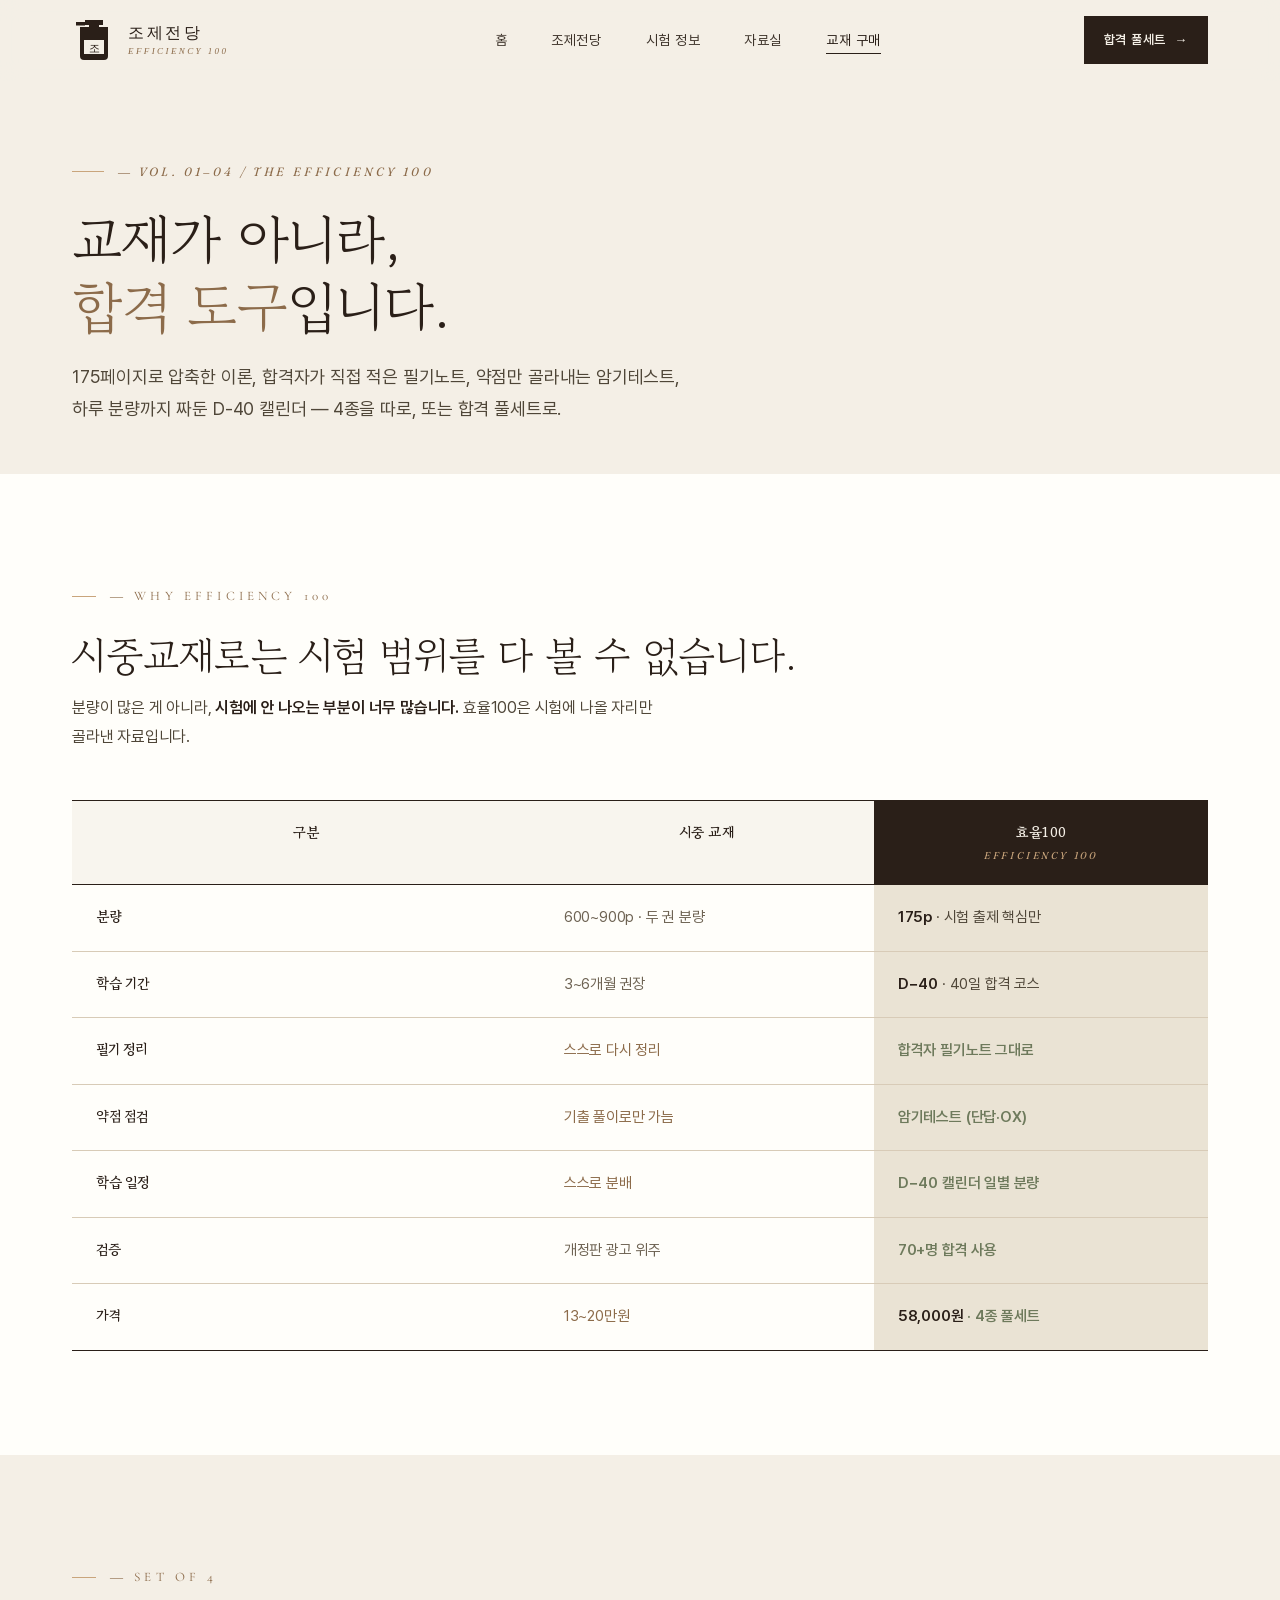
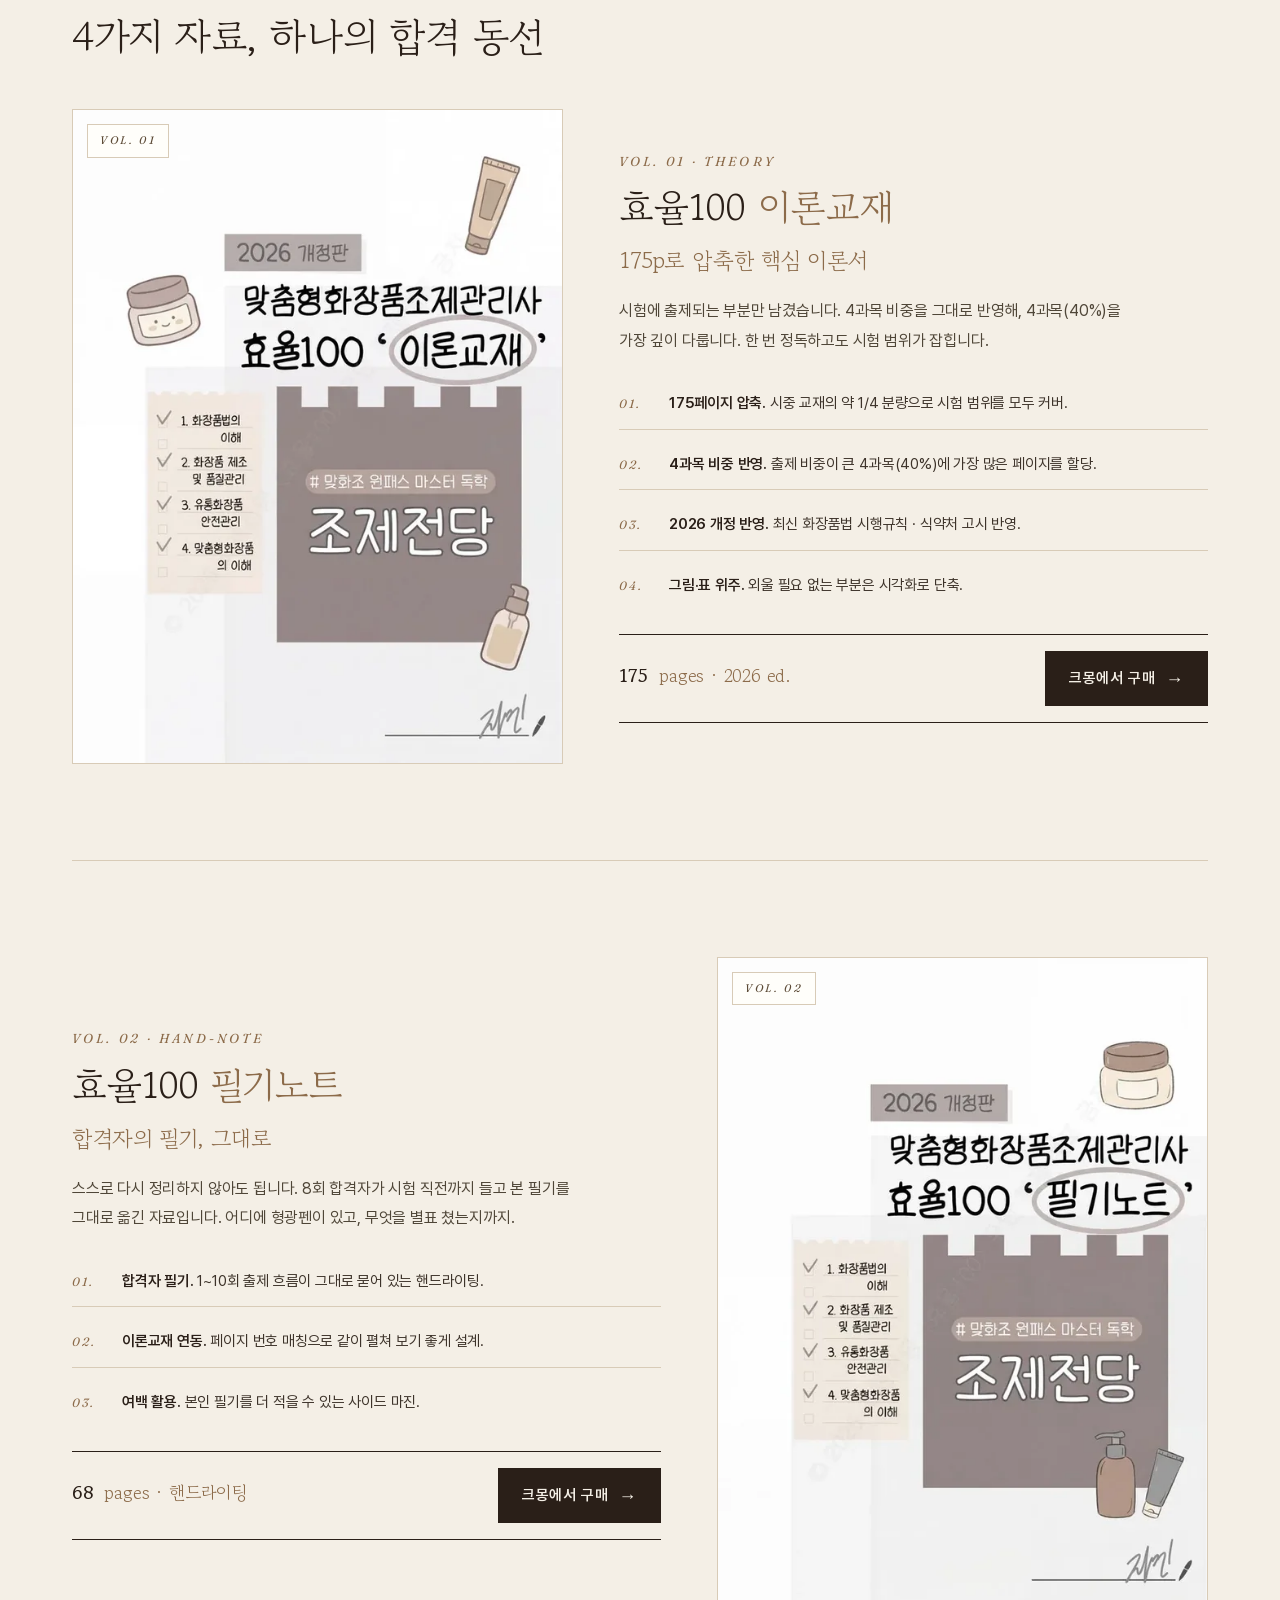
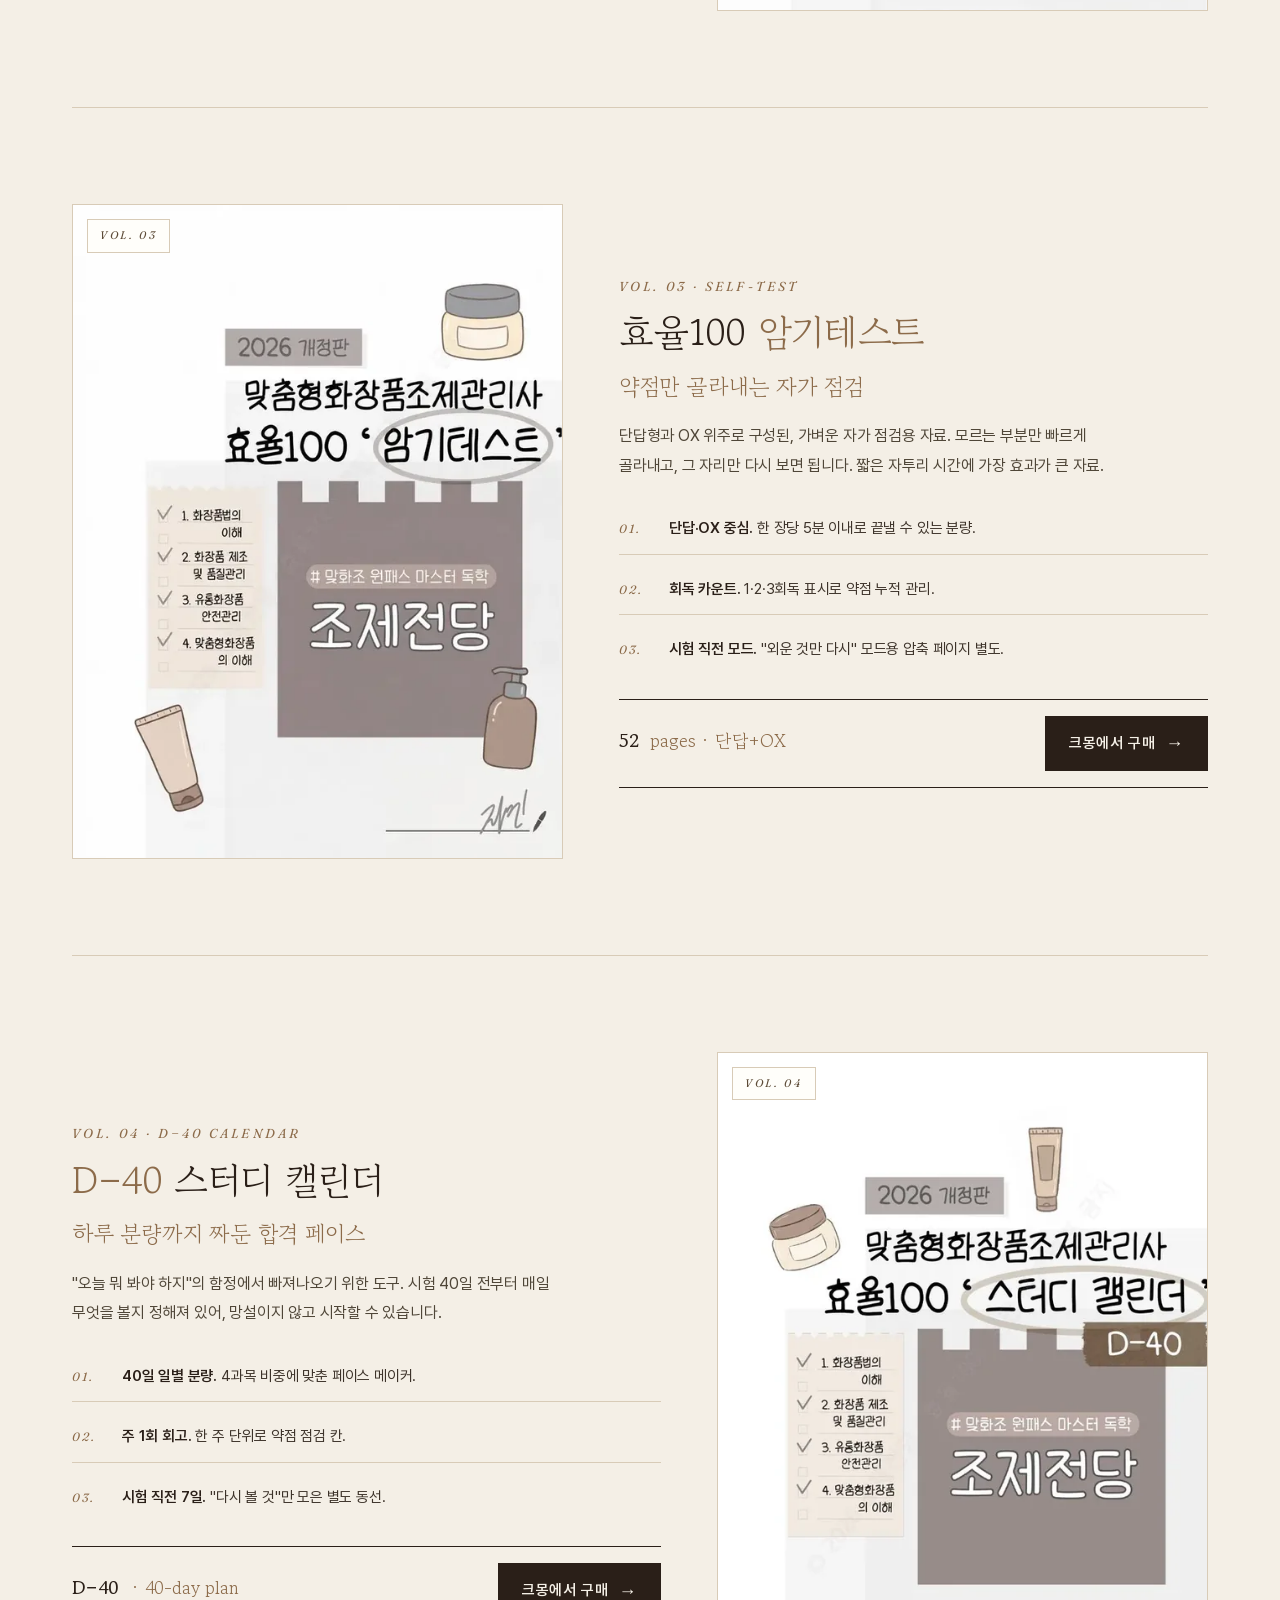
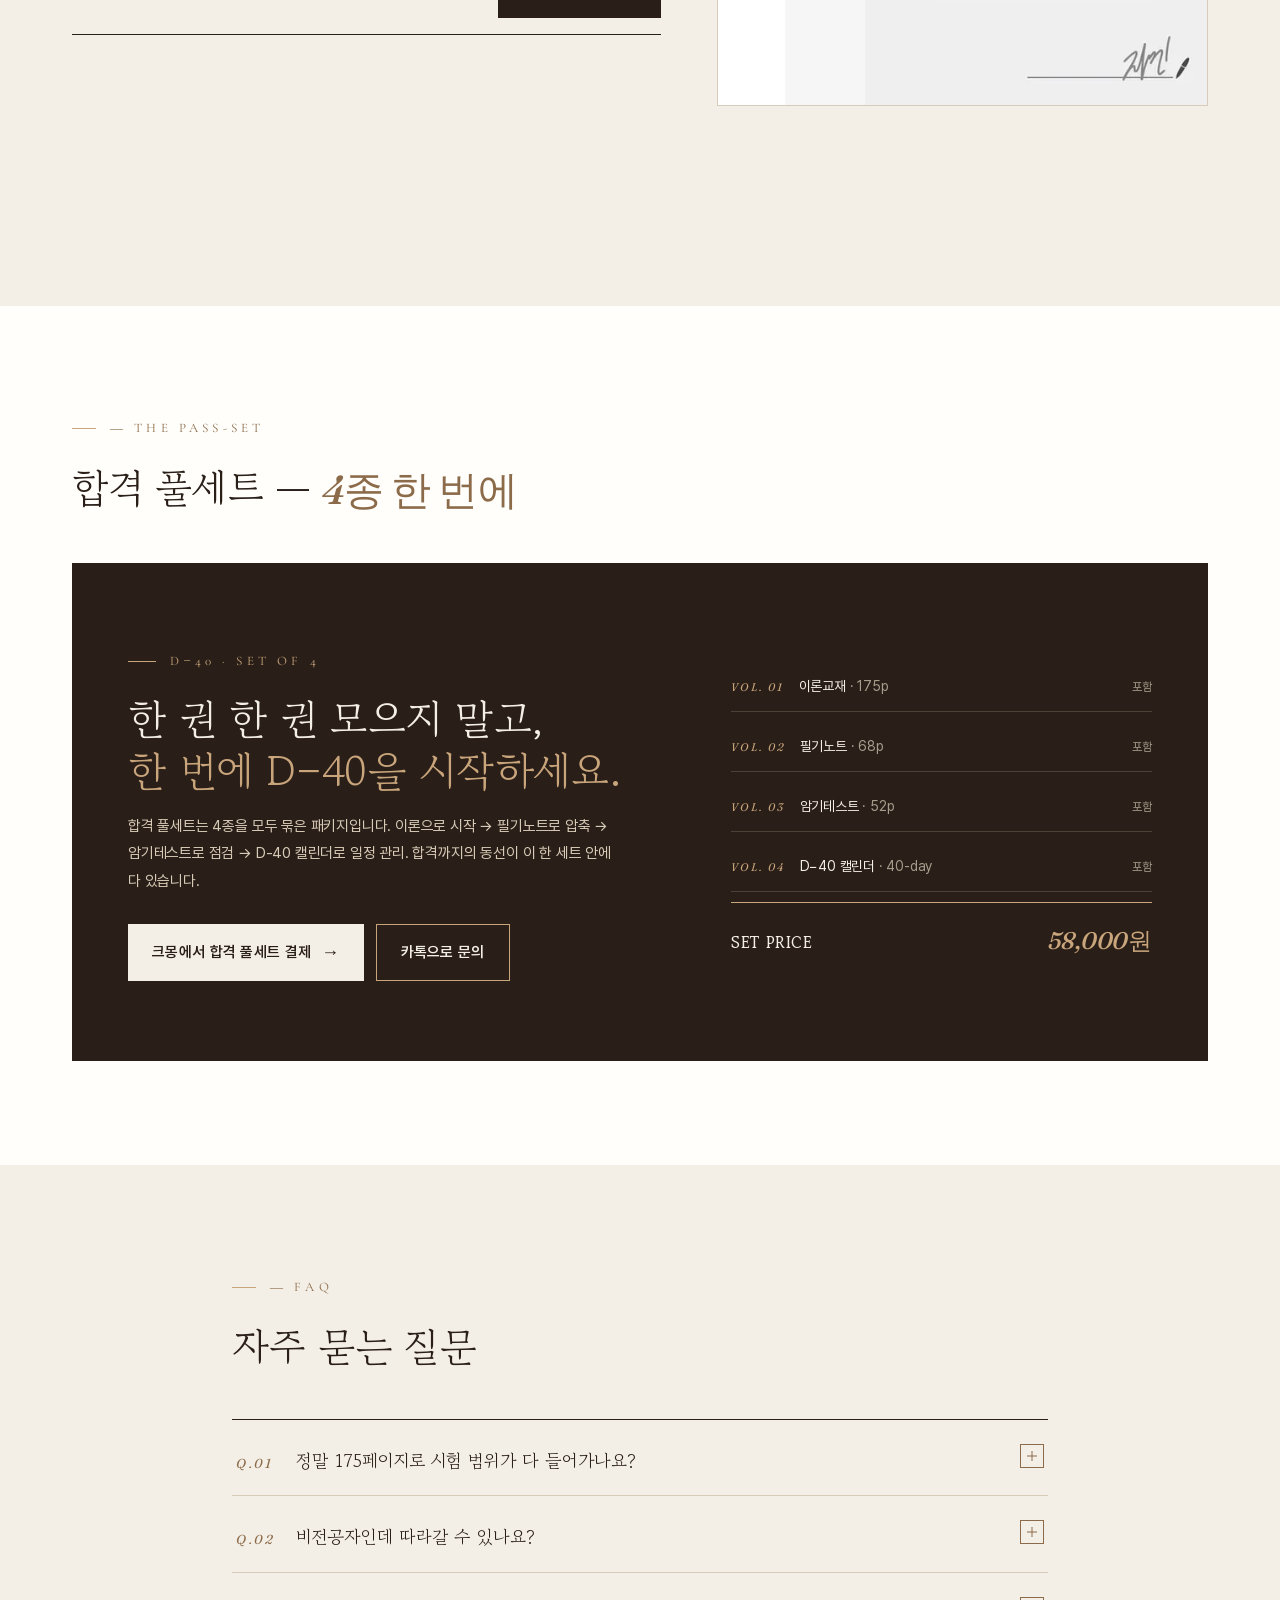
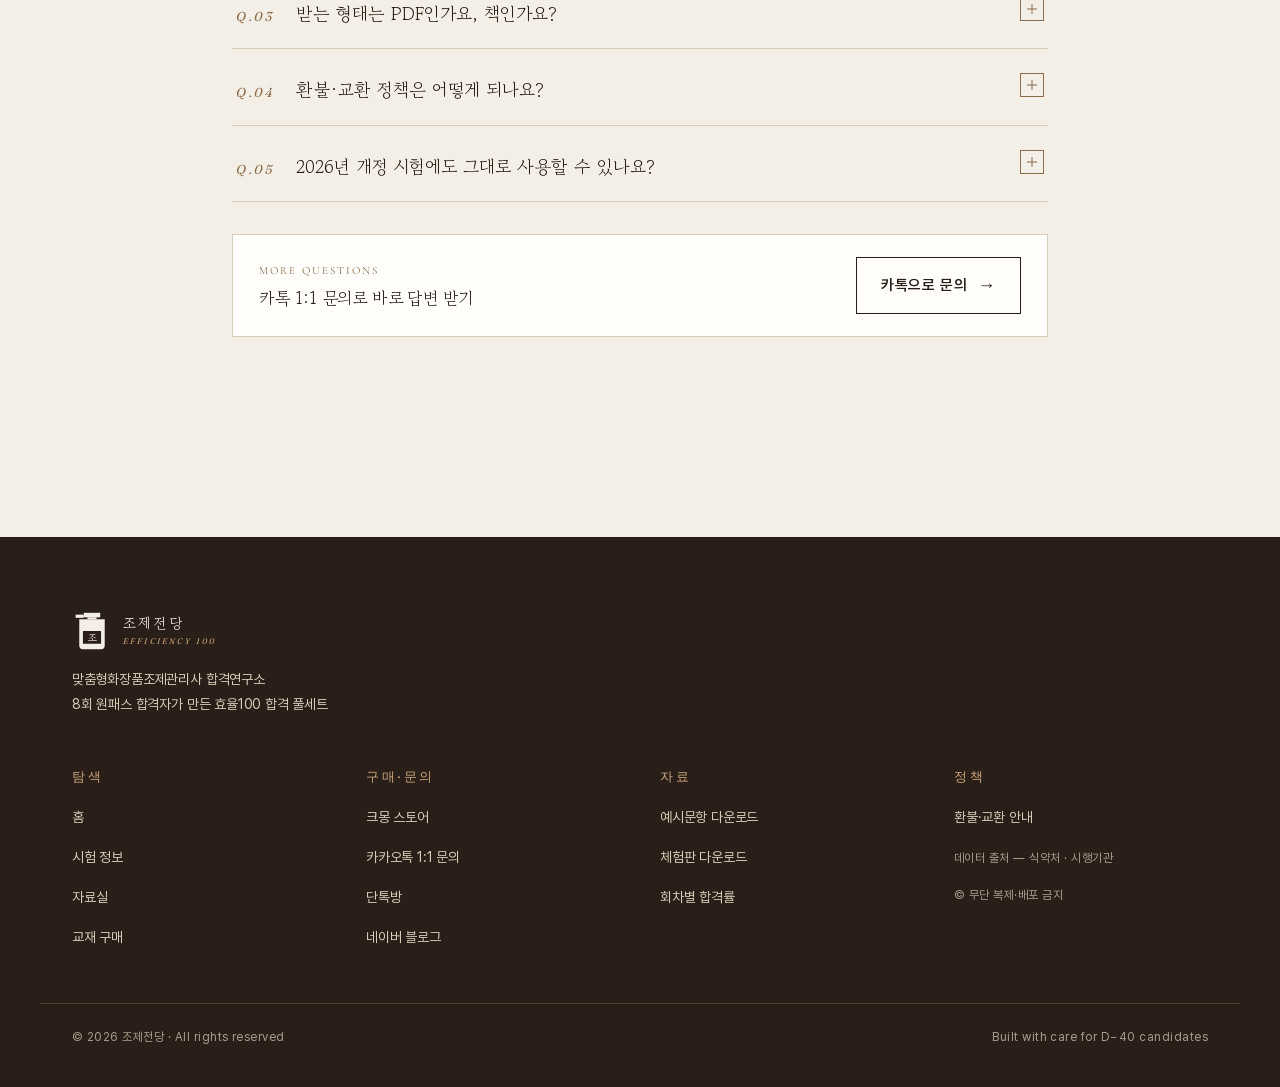
<file: store.html>
<!DOCTYPE html>
<html lang="ko">
<head>
<meta charset="UTF-8">
<!-- Google tag (gtag.js) — interaction-deferred -->
<script>
  window.dataLayer = window.dataLayer || [];
  function gtag(){dataLayer.push(arguments);}
  gtag('js', new Date());
  gtag('config', 'G-F64037SRZX');
  (function(){
    var done=false;
    function loadGA(){
      if(done)return; done=true;
      var s=document.createElement('script');
      s.async=true;
      s.src='https://www.googletagmanager.com/gtag/js?id=G-F64037SRZX';
      document.head.appendChild(s);
    }
    ['scroll','mousemove','touchstart','keydown','click','pointerdown'].forEach(function(e){
      window.addEventListener(e,loadGA,{once:true,passive:true});
    });
    setTimeout(loadGA,3500);
  })();
</script>
<meta name="google-site-verification" content="NAr3On89Ym2ysK4tKkze5yGOKYq5B1vSyVtVILd3RYI">
<meta name="naver-site-verification" content="fcfbbf88fa3ef6b8a86120e49fa648577eeb4b23">
<meta name="robots" content="index,follow">
<meta name="viewport" content="width=device-width, initial-scale=1, viewport-fit=cover">
<title>맞춤형화장품조제관리사 교재·독학 자료 — 조제전당 효율100</title>
<meta name="description" content="맞춤형화장품조제관리사 독학 합격 도구 효율100. 이론·필기노트·암기테스트·캘린더 4종 58,000원, 시중교재 대비 핵심 175p.">
<link rel="canonical" href="https://jojejeondang.com/store.html">
<meta property="og:type" content="website">
<meta property="og:site_name" content="조제전당">
<meta property="og:locale" content="ko_KR">
<meta property="og:url" content="https://jojejeondang.com/store.html">
<meta property="og:title" content="맞춤형화장품조제관리사 교재·독학 자료 — 조제전당 효율100">
<meta property="og:description" content="맞춤형화장품조제관리사 독학 합격 도구 효율100. 이론·필기노트·암기테스트·캘린더 4종 58,000원, 시중교재 대비 핵심 175p.">
<meta property="og:image" content="https://jojejeondang.com/og-image.png">
<meta name="twitter:card" content="summary_large_image">
<meta name="twitter:title" content="맞춤형화장품조제관리사 교재·독학 자료 — 조제전당 효율100">
<meta name="twitter:description" content="맞춤형화장품조제관리사 독학 합격 도구 효율100. 이론·필기노트·암기테스트·캘린더 4종 58,000원, 시중교재 대비 핵심 175p.">
<meta name="twitter:image" content="https://jojejeondang.com/og-image.png">
<meta name="twitter:domain" content="jojejeondang.com">
<script type="application/ld+json">{"@context":"https://schema.org","@type":"Product","name":"효율100 맞춤형화장품조제관리사 합격 풀세트","description":"맞춤형화장품조제관리사 시험 대비 이론교재·필기노트·암기테스트·D-40 스터디 캘린더 4종 세트","brand":{"@type":"Brand","name":"조제전당"},"category":"교육 학습자료","offers":{"@type":"Offer","price":"58000","priceCurrency":"KRW","availability":"https://schema.org/InStock","url":"https://jojejeondang.com/store.html"}}</script>
<script type="application/ld+json">{"@context": "https://schema.org", "@type": "FAQPage", "mainEntity": [{"@type": "Question", "name": "정말 175페이지로 시험 범위가 다 들어가나요?", "acceptedAnswer": {"@type": "Answer", "text": "시험에 출제된 적이 없는 부분은 빼고, 출제 비중대로 압축했습니다. 시중 교재의 분량이 많은 이유는 시험에 안 나오는 화장품학 일반 지식이 함께 들어있기 때문입니다. 효율100은 식약처가 공개한 시험 범위·예시문항·1~10회 출제 흐름을 기준으로 만들었습니다."}}, {"@type": "Question", "name": "비전공자인데 따라갈 수 있나요?", "acceptedAnswer": {"@type": "Answer", "text": "현재까지 검증된 70여 명 중 다수가 비전공자였습니다. 효율100은 이미 알고 있다는 가정 없이 처음 보는 사람도 따라갈 수 있게 설계되었습니다. D-40 캘린더가 매일 분량까지 잡아주기 때문에, 결심만 있으면 됩니다."}}, {"@type": "Question", "name": "받는 형태는 PDF인가요, 책인가요?", "acceptedAnswer": {"@type": "Answer", "text": "전자 자료(PDF) 형태로 제공됩니다. 결제는 모두 크몽을 통해 진행되며, 결제 후 즉시 다운로드 가능합니다. 인쇄 후 사용을 권장하며, 자세한 안내는 크몽 상품 상세 페이지를 참고해 주세요."}}, {"@type": "Question", "name": "환불·교환 정책은 어떻게 되나요?", "acceptedAnswer": {"@type": "Answer", "text": "전자상거래법상 디지털 콘텐츠는 다운로드 시점에 청약철회가 제한됩니다. 결제 전 무료 체험판·예시문항을 통해 자료 성격을 확인해 주세요. 자료 자체에 오탈자·누락이 있을 경우 즉시 교환·재발송을 도와드립니다. 기타 문의는 카톡 1:1로 받습니다."}}, {"@type": "Question", "name": "2026년 개정 시험에도 그대로 사용할 수 있나요?", "acceptedAnswer": {"@type": "Answer", "text": "2026 개정판은 가장 최근 식약처 고시·시행규칙을 반영한 버전입니다. 11회(2026.05.23)·12회(2026.09.19) 시험 모두 이 개정판으로 응시 가능합니다. 향후 큰 개정이 있을 경우 기존 구매자에게 무료로 업데이트 자료를 제공합니다."}}]}</script>
<script type="application/ld+json">{"@context": "https://schema.org", "@type": "BreadcrumbList", "itemListElement": [{"@type": "ListItem", "position": 1, "item": {"@id": "https://jojejeondang.com/", "name": "조제전당"}}, {"@type": "ListItem", "position": 2, "item": {"@id": "https://jojejeondang.com/store.html", "name": "교재 구매"}}]}</script>
<link rel="icon" type="image/svg+xml" href="https://jojejeondang.com/assets/logos/favicon.svg">



<link rel="stylesheet" href="styles.css">

<link rel="preload" as="font" type="font/woff2" href="fonts/Pretendard-400.subset.woff2" crossorigin>
<link rel="preload" as="font" type="font/woff2" href="fonts/Gowun-400.subset.woff2" crossorigin>
<style>@font-face{font-family:'Gowun Batang';font-weight:400;font-display:swap;src:url('fonts/Gowun-400.subset.woff2') format('woff2')}@font-face{font-family:'Gowun Batang';font-weight:700;font-display:swap;src:url('fonts/Gowun-700.subset.woff2') format('woff2')}@font-face{font-family:'Cormorant Garamond';font-weight:400;font-display:swap;src:url('fonts/Cormorant-400.woff2') format('woff2')}@font-face{font-family:'Fraunces';font-weight:400;font-style:italic;font-display:swap;src:url('fonts/Fraunces-400i.woff2') format('woff2')}@font-face{font-family:'Fraunces';font-weight:500;font-style:italic;font-display:swap;src:url('fonts/Fraunces-500i.woff2') format('woff2')}</style>

<style>@font-face{font-family:'Pretendard';font-weight:400;font-style:normal;font-display:swap;src:local('Pretendard'),url('fonts/Pretendard-400.subset.woff2') format('woff2')}
@font-face{font-family:'Pretendard';font-weight:600;font-style:normal;font-display:swap;src:local('Pretendard SemiBold'),url('fonts/Pretendard-600.subset.woff2') format('woff2')}</style>

<style>
  /* ============ STORE HERO ============ */
  .store-hero{padding:40px 0 24px}
  @media(min-width:561px){.store-hero{padding:56px 0 32px}}
  @media(min-width:1024px){.store-hero{padding:80px 0 48px}}
  .store-hero .meta{display:flex;align-items:center;gap:14px;font-family:var(--f-italic);font-size:12px;letter-spacing:0.24em;text-transform:uppercase;color:var(--mocha-500);margin-bottom:20px;flex-wrap:wrap}
  @media(min-width:561px){.store-hero .meta{letter-spacing:0.28em;margin-bottom:22px}}
  .store-hero .meta::before{content:'';width:32px;height:1px;background:var(--tan-400)}
  .store-hero h1{font-family:var(--f-display);font-weight:400;font-size:clamp(30px,6.2vw,56px);line-height:1.2;letter-spacing:-0.018em;color:var(--ink-900);text-wrap:pretty}
  .store-hero h1 em{color:var(--mocha-500);font-weight:500}
  .store-hero p{margin-top:20px;font-size:clamp(16px,2vw,18px);line-height:1.8;color:var(--ink-700);max-width:640px}
  @media(min-width:1024px){.store-hero p{margin-top:22px}}

  /* ============ SECTION ============ */
  section.block{padding:56px 0}
  @media(min-width:561px){section.block{padding:72px 0}}
  @media(min-width:1024px){section.block{padding:104px 0}}
  .bg-elev{background:var(--paper-0)}
  .sec-head{margin-bottom:28px}
  @media(min-width:561px){.sec-head{margin-bottom:36px}}
  @media(min-width:1024px){.sec-head{margin-bottom:48px}}
  .sec-head .ey{display:inline-flex;align-items:center;gap:14px;font-family:var(--f-eyebrow);font-size:12px;letter-spacing:0.28em;text-transform:uppercase;color:var(--mocha-500);margin-bottom:14px}
  @media(min-width:561px){.sec-head .ey{font-size:13px;letter-spacing:0.32em}}
  .sec-head .ey::before{content:'';width:24px;height:1px;background:var(--tan-400)}

  /* ============ COMPARE TABLE ============ */
  /* 모바일에서 라벨칸 좁아지지 않도록 1.2fr 1fr 1.1fr 비율, 셀 패딩·폰트 단계 조정 */
  .compare{border-top:1px solid var(--ink-900);border-bottom:1px solid var(--ink-900)}
  .cmp-row{display:grid;grid-template-columns:1.1fr 1fr 1.1fr;gap:0;border-bottom:1px solid var(--tan-300)}
  @media(min-width:561px){.cmp-row{grid-template-columns:1.4fr 1fr 1fr}}
  .cmp-row:last-child{border-bottom:none}
  .cmp-row > *{padding:13px 7px;font-size:12px;line-height:1.6;color:var(--ink-700)}
  @media(min-width:561px){.cmp-row > *{padding:18px 18px;font-size:14px;line-height:1.7}}
  @media(min-width:1024px){.cmp-row > *{padding:20px 24px;font-size:15px}}
  .cmp-head{background:var(--paper-50);border-bottom:1px solid var(--ink-900) !important}
  .cmp-head > *{font-family:var(--f-display);font-weight:700;font-size:13px;color:var(--ink-900);letter-spacing:0.02em;text-align:center}
  @media(min-width:561px){.cmp-head > *{font-size:14px}}
  .compare .cmp-head .ours{background:var(--ink-900);color:var(--paper-100);position:relative}
  .compare .cmp-head .ours::after{content:'EFFICIENCY 100';font-family:var(--f-italic);font-size:9px;color:var(--tan-400);letter-spacing:0.24em;display:block;margin-top:3px;font-weight:400}
  @media(min-width:561px){.compare .cmp-head .ours::after{font-size:10px;letter-spacing:0.28em}}
  .cmp-row .lbl{font-family:var(--f-display);font-weight:700;color:var(--ink-900);font-size:13px}
  @media(min-width:561px){.cmp-row .lbl{font-size:14px}}
  .cmp-row .ours{background:var(--cream-200)}
  .cmp-row .ours b{color:var(--ink-900);font-weight:700}
  .cmp-row .typ{color:var(--mocha-600)}
  .cmp-row .x{color:var(--mocha-500)}
  .cmp-row .v{color:var(--sage);font-weight:600}

  /* ============ ITEM DETAIL CARD ============ */
  /* 모바일 1열 / 768+ 1.2fr-이상 비율 / 1024+ 1fr 1.2fr */
  .vol{padding:48px 0;border-top:1px solid var(--tan-300)}
  .vol:first-of-type{border-top:none;padding-top:0}
  @media(min-width:561px){.vol{padding:64px 0}}
  @media(min-width:1024px){.vol{padding:96px 0}}
  .vol-grid{display:grid;gap:28px;align-items:center}
  @media(min-width:768px){.vol-grid{grid-template-columns:1fr 1.3fr;gap:40px}}
  @media(min-width:1024px){.vol-grid{grid-template-columns:1fr 1.2fr;gap:56px}}
  .vol.alt .vol-grid{direction:rtl}
  .vol.alt .vol-grid > *{direction:ltr}
  /* 모바일에서는 항상 표지 위 → 정보 아래 */
  @media(max-width:767px){.vol.alt .vol-grid{direction:ltr}}
  .vol-cover{
    aspect-ratio:3/4;background:var(--paper-50);border:1px solid var(--tan-300);
    overflow:hidden;position:relative;max-width:420px;width:100%;margin:0 auto;
  }
  @media(min-width:768px){.vol-cover{max-width:none;margin:0}}
  .vol-cover img{width:100%;height:100%;object-fit:cover}
  .vol-cover .badge{
    position:absolute;top:14px;left:14px;background:var(--paper-0);padding:6px 12px;
    font-family:var(--f-italic);font-size:11px;letter-spacing:0.24em;color:var(--mocha-700);
    border:1px solid var(--tan-300);
  }
  .vol-info .vnum{font-family:var(--f-italic);font-size:12px;letter-spacing:0.22em;text-transform:uppercase;color:var(--mocha-500)}
  @media(min-width:561px){.vol-info .vnum{font-size:13px;letter-spacing:0.24em}}
  .vol-info h3{font-family:var(--f-display);font-weight:400;font-size:clamp(24px,4vw,38px);line-height:1.25;color:var(--ink-900);margin-top:10px;text-wrap:pretty;letter-spacing:-0.01em}
  .vol-info h3 em{color:var(--mocha-500);font-weight:500}
  .vol-info p.lead{font-size:16px;line-height:1.85;color:var(--ink-700);margin-top:16px;max-width:520px}
  @media(min-width:561px){.vol-info p.lead{margin-top:18px}}
  .feats{margin-top:22px;display:grid;gap:8px}
  @media(min-width:561px){.feats{margin-top:24px;gap:10px}}
  .feat{display:grid;grid-template-columns:auto 1fr;gap:12px;padding:12px 0;border-bottom:1px solid var(--tan-300);align-items:baseline}
  @media(min-width:561px){.feat{gap:14px}}
  .feat:last-child{border-bottom:none}
  .feat .num{font-family:var(--f-italic);font-size:12px;color:var(--mocha-500);letter-spacing:0.18em;width:36px}
  .feat .t{font-size:14px;color:var(--ink-800);line-height:1.7}
  @media(min-width:561px){.feat .t{font-size:15px}}
  .feat .t b{color:var(--ink-900);font-weight:600}
  .vol-meta{
    margin-top:24px;padding:16px 0;border-top:1px solid var(--ink-900);border-bottom:1px solid var(--ink-900);
    display:flex;justify-content:space-between;align-items:baseline;gap:14px;flex-wrap:wrap;
  }
  .vol-meta .pages{font-family:var(--f-display);font-weight:700;font-size:17px;color:var(--ink-900)}
  @media(min-width:561px){.vol-meta .pages{font-size:18px}}
  .vol-meta .pages span{color:var(--mocha-500);font-weight:400;margin-left:6px}
  .vol-meta .price{font-family:var(--f-italic);font-size:22px;color:var(--brick);font-weight:500;letter-spacing:-0.01em}
  .vol-meta .price small{font-size:11px;color:var(--mocha-600);letter-spacing:0.12em;margin-left:8px;font-family:var(--f-body);font-weight:400}
  .vol-meta .btn{flex:0 1 auto}
  @media(max-width:560px){.vol-meta .btn{width:100%;justify-content:center}}

  /* ============ PACKAGE BANNER ============ */
  /* 모바일 1열 stack / 1024+ 1.3fr 1fr */
  .pkg{
    background:var(--ink-900);color:var(--paper-100);padding:40px 24px;
    margin-top:24px;display:grid;gap:32px;align-items:center;
  }
  @media(min-width:561px){.pkg{padding:56px 32px}}
  @media(min-width:1024px){.pkg{padding:80px 56px;grid-template-columns:1.3fr 1fr;gap:56px}}
  .pkg .ey{color:var(--tan-400);font-family:var(--f-eyebrow);font-size:12px;letter-spacing:0.28em;text-transform:uppercase;display:inline-flex;gap:14px;align-items:center}
  @media(min-width:561px){.pkg .ey{font-size:13px;letter-spacing:0.32em}}
  .pkg .ey::before{content:'';width:28px;height:1px;background:var(--tan-400)}
  .pkg h2{font-family:var(--f-display);font-weight:400;font-size:clamp(26px,4.4vw,42px);line-height:1.25;color:var(--paper-100);margin-top:16px;text-wrap:pretty}
  @media(min-width:561px){.pkg h2{margin-top:18px}}
  .pkg h2 em{color:var(--tan-400);font-weight:500}
  .pkg p{margin-top:14px;color:#D8CBB7;font-size:15px;line-height:1.85;max-width:520px}
  @media(min-width:561px){.pkg p{margin-top:16px}}

  /* CTA: 모바일 풀폭/세로 → 561+ inline */
  .pkg-cta{margin-top:24px;display:flex;flex-direction:column;gap:10px}
  .pkg-cta .btn{width:100%;justify-content:center;padding:14px 20px;font-size:14px;min-height:48px;letter-spacing:0.02em}
  @media(min-width:561px){
    .pkg-cta{flex-direction:row;flex-wrap:wrap;gap:12px;margin-top:28px}
    .pkg-cta .btn{width:auto;padding:14px 24px;font-size:15px}
  }

  .pkg-stack{display:grid;gap:8px}
  @media(min-width:561px){.pkg-stack{gap:10px}}
  .pkg-stack .li{display:grid;grid-template-columns:auto 1fr auto;gap:14px;padding:12px 0;border-bottom:1px solid rgba(216,203,183,0.2);align-items:baseline;font-size:14px;color:#D8CBB7}
  .pkg-stack .li:last-child{border-bottom:none}
  .pkg-stack .li .vn{font-family:var(--f-italic);font-size:11px;color:var(--tan-400);letter-spacing:0.2em}
  .pkg-stack .li .nm{color:var(--paper-100);font-weight:500}
  .pkg-stack .li .pp{color:#A89D8C;font-size:12px}
  .pkg-stack .total{
    display:grid;grid-template-columns:1fr auto;gap:14px;padding:16px 0 0;
    border-top:1px solid var(--tan-400);align-items:baseline;
  }
  .pkg-stack .total .l{font-family:var(--f-display);font-weight:700;color:var(--paper-100);font-size:15px;letter-spacing:0.04em}
  .pkg-stack .total .v{font-family:var(--f-italic);font-weight:500;color:var(--tan-400);font-size:24px;letter-spacing:-0.01em}
  .btn-on-ink-primary{background:var(--paper-100);color:var(--ink-900)}
  .btn-on-ink-primary:hover{transform:translateY(-2px);box-shadow:0 14px 28px -10px rgba(216,203,183,0.4)}
  .btn-on-ink-secondary{background:transparent;color:var(--paper-100);border:1.4px solid var(--tan-400)}
  .btn-on-ink-secondary:hover{background:var(--tan-400);color:var(--ink-900);border-color:var(--tan-400)}

  /* ============ FAQ ============ */
  .faq-list{border-top:1px solid var(--ink-900)}
  .faq-item{border-bottom:1px solid var(--tan-300)}
  .faq-q{
    width:100%;text-align:left;display:grid;grid-template-columns:auto 1fr auto;gap:14px;
    padding:20px 4px 16px;align-items:baseline;cursor:pointer;min-height:64px;
  }
  @media(min-width:561px){.faq-q{gap:18px;padding:24px 4px 20px}}
  .faq-q:hover{background:var(--paper-50)}
  .faq-q .num{font-family:var(--f-italic);font-size:12px;color:var(--mocha-500);letter-spacing:0.18em;width:36px}
  @media(min-width:561px){.faq-q .num{font-size:13px;letter-spacing:0.2em;width:42px}}
  .faq-q .q{font-family:var(--f-display);font-weight:400;font-size:16px;line-height:1.5;color:var(--ink-900);text-wrap:pretty}
  @media(min-width:561px){.faq-q .q{font-size:17px}}
  @media(min-width:1024px){.faq-q .q{font-size:18px}}
  .faq-q .ic{
    width:24px;height:24px;border:1px solid var(--mocha-500);position:relative;flex-shrink:0;
    transition:transform var(--t-base) var(--ease),background var(--t-base) var(--ease);
  }
  .faq-q .ic::before,.faq-q .ic::after{content:'';position:absolute;background:var(--mocha-500);left:50%;top:50%;transition:transform var(--t-base) var(--ease)}
  .faq-q .ic::before{width:10px;height:1px;transform:translate(-50%,-50%)}
  .faq-q .ic::after{width:1px;height:10px;transform:translate(-50%,-50%)}
  .faq-item.open .faq-q .ic{background:var(--ink-900);border-color:var(--ink-900)}
  .faq-item.open .faq-q .ic::before,.faq-item.open .faq-q .ic::after{background:var(--paper-100)}
  .faq-item.open .faq-q .ic::after{transform:translate(-50%,-50%) rotate(90deg)}
  .faq-a{max-height:0;overflow:hidden;transition:max-height var(--t-base) var(--ease)}
  .faq-a-inner{padding:8px 4px 24px 4px;font-size:15px;line-height:1.85;color:var(--ink-700)}
  @media(min-width:561px){.faq-a-inner{padding:12px 4px 30px 64px;line-height:1.9}}
  @media(min-width:1024px){.faq-a-inner{padding:14px 4px 34px 64px}}
  .faq-a-inner b{color:var(--ink-900)}

  /* FAQ contact card */
  .faq-contact{
    margin-top:32px;padding:20px 22px;background:var(--paper-0);border:1px solid var(--tan-300);
    display:grid;grid-template-columns:1fr;gap:14px;align-items:start;
  }
  @media(min-width:561px){.faq-contact{padding:22px 26px;grid-template-columns:1fr auto;align-items:center;gap:18px}}
  .faq-contact .l{font-family:var(--f-eyebrow);font-size:11px;text-transform:uppercase;letter-spacing:0.18em;color:var(--mocha-500)}
  .faq-contact .t{font-family:var(--f-display);font-size:16px;color:var(--ink-900);margin-top:4px;line-height:1.5}
  @media(min-width:561px){.faq-contact .t{font-size:17px}}
  .faq-contact .btn{justify-content:center}
  @media(max-width:560px){.faq-contact .btn{width:100%}}
</style>
</head>
<body>

<!-- ====================== HEADER ====================== -->
<header class="site-header">
  <div class="wrap nav-row">
    <a class="brand" href="index.html" aria-label="조제전당 홈">
      <img class="desktop-mark" src="assets/logos/logo-header.svg" alt="조제전당 — Efficiency 100" width="220" height="48">
      <img class="mobile-mark" src="assets/logos/logo-mobile.svg" alt="조제전당 — Efficiency 100" width="180" height="40">
    </a>
    <nav aria-label="주 메뉴">
      <ul class="nav-list">
        <li><a href="index.html">홈</a></li>
        <li><a href="https://kmong.com/@조제전당" target="_blank" rel="noopener" data-todo="kmong-profile">조제전당</a></li>
        <li><a href="exam.html">시험 정보</a></li>
        <li><a href="resources.html">자료실</a></li>
        <li><a href="store.html" aria-current="page">교재 구매</a></li>
      </ul>
    </nav>
    <a class="nav-cta" href="#package">합격 풀세트</a>
    <button class="hamburger" aria-label="메뉴 열기" aria-expanded="false" aria-controls="mobile-drawer"><span></span><span></span><span></span></button>
  </div>
</header>

<!-- Mobile Drawer (header 밖에 두어 backdrop-filter stacking context 회피) -->
<nav class="mobile-drawer" id="mobile-drawer" aria-label="모바일 메뉴">
  <a href="index.html"><span>홈</span><span class="num">01</span></a>
  <a href="https://kmong.com/@조제전당" target="_blank" rel="noopener" data-todo="kmong-profile"><span>조제전당</span><span class="num">02</span></a>
  <a href="exam.html"><span>시험 정보</span><span class="num">03</span></a>
  <a href="resources.html"><span>자료실</span><span class="num">04</span></a>
  <a href="store.html"><span>교재 구매</span><span class="num">05</span></a>
  <a class="drawer-cta" href="#package">합격 풀세트 보기</a>
</nav>
<main id="main">

<!-- ====================== HERO ====================== -->
<section class="store-hero">
  <div class="wrap reveal">
    <div class="meta">— Vol. 01–04 / The Efficiency 100</div>
    <h1>교재가 아니라,<br><em>합격 도구</em>입니다.</h1>
    <p>175페이지로 압축한 이론, 합격자가 직접 적은 필기노트, 약점만 골라내는 암기테스트, 하루 분량까지 짜둔 D-40 캘린더 — 4종을 따로, 또는 합격 풀세트로.</p>
  </div>
</section>

<!-- ====================== COMPARE ====================== -->
<section class="block bg-elev">
  <div class="wrap">
    <header class="sec-head reveal">
      <span class="ey">— Why Efficiency 100</span>
      <h2 class="h1" style="margin-top:8px">시중교재로는 시험 범위를 다 볼 수 없습니다.</h2>
      <p class="body" style="margin-top:14px;color:var(--ink-700);max-width:680px">분량이 많은 게 아니라, <b style="color:var(--ink-900)">시험에 안 나오는 부분이 너무 많습니다.</b> 효율100은 시험에 나올 자리만 골라낸 자료입니다.</p>
    </header>

    <div class="compare reveal">
      <div class="cmp-row cmp-head">
        <div class="lbl">구분</div>
        <div>시중 교재</div>
        <div class="ours">효율100</div>
      </div>
      <div class="cmp-row"><div class="lbl">분량</div><div class="typ">600~900p · 두 권 분량</div><div class="ours"><b>175p</b> · 시험 출제 핵심만</div></div>
      <div class="cmp-row"><div class="lbl">학습 기간</div><div class="typ">3~6개월 권장</div><div class="ours"><b>D−40</b> · 40일 합격 코스</div></div>
      <div class="cmp-row"><div class="lbl">필기 정리</div><div class="typ x">스스로 다시 정리</div><div class="ours v">합격자 필기노트 그대로</div></div>
      <div class="cmp-row"><div class="lbl">약점 점검</div><div class="typ x">기출 풀이로만 가늠</div><div class="ours v">암기테스트 (단답·OX)</div></div>
      <div class="cmp-row"><div class="lbl">학습 일정</div><div class="typ x">스스로 분배</div><div class="ours v">D−40 캘린더 일별 분량</div></div>
      <div class="cmp-row"><div class="lbl">검증</div><div class="typ">개정판 광고 위주</div><div class="ours v">70+명 합격 사용</div></div>
      <div class="cmp-row"><div class="lbl">가격</div><div class="typ x">13~20만원</div><div class="ours v"><b>58,000원</b> · 4종 풀세트</div></div>
    </div>
  </div>
</section>

<!-- ====================== VOL DETAILS ====================== -->
<section class="block">
  <div class="wrap">
    <header class="sec-head reveal">
      <span class="ey">— Set of 4</span>
      <h2 class="h1" style="margin-top:8px">4가지 자료, 하나의 합격 동선</h2>
    </header>

    <article class="vol reveal" id="theory">
      <div class="vol-grid">
        <div class="vol-cover"><span class="badge">VOL. 01</span><picture><source srcset="images/covers/cover_theory.webp" type="image/webp"><img loading="lazy" decoding="async" width="700" height="937" src="images/covers/cover_theory.jpg" alt="효율100 이론교재 표지"></picture></div>
        <div class="vol-info">
          <div class="vnum">VOL. 01 · Theory</div>
          <h3>효율100 <em>이론교재</em><br><span style="font-size:0.6em;color:var(--mocha-500);font-weight:400">175p로 압축한 핵심 이론서</span></h3>
          <p class="lead">시험에 출제되는 부분만 남겼습니다. 4과목 비중을 그대로 반영해, 4과목(40%)을 가장 깊이 다룹니다. 한 번 정독하고도 시험 범위가 잡힙니다.</p>
          <div class="feats">
            <div class="feat"><span class="num">01.</span><span class="t"><b>175페이지 압축.</b> 시중 교재의 약 1/4 분량으로 시험 범위를 모두 커버.</span></div>
            <div class="feat"><span class="num">02.</span><span class="t"><b>4과목 비중 반영.</b> 출제 비중이 큰 4과목(40%)에 가장 많은 페이지를 할당.</span></div>
            <div class="feat"><span class="num">03.</span><span class="t"><b>2026 개정 반영.</b> 최신 화장품법 시행규칙 · 식약처 고시 반영.</span></div>
            <div class="feat"><span class="num">04.</span><span class="t"><b>그림·표 위주.</b> 외울 필요 없는 부분은 시각화로 단축.</span></div>
          </div>
          <div class="vol-meta">
            <div class="pages">175 <span>pages · 2026 ed.</span></div>
            <a class="btn btn-primary" href="https://kmong.com/self-marketing/770274/e2ForXAvGu" target="_blank" rel="noopener" data-todo="kmong-theory">크몽에서 구매 <span class="ar">→</span></a>
          </div>
        </div>
      </div>
    </article>

    <article class="vol alt reveal" id="note">
      <div class="vol-grid">
        <div class="vol-cover"><span class="badge">VOL. 02</span><picture><source srcset="images/covers/cover_note.webp" type="image/webp"><img loading="lazy" decoding="async" width="700" height="937" src="images/covers/cover_note.jpg" alt="효율100 필기노트 표지"></picture></div>
        <div class="vol-info">
          <div class="vnum">VOL. 02 · Hand-Note</div>
          <h3>효율100 <em>필기노트</em><br><span style="font-size:0.6em;color:var(--mocha-500);font-weight:400">합격자의 필기, 그대로</span></h3>
          <p class="lead">스스로 다시 정리하지 않아도 됩니다. 8회 합격자가 시험 직전까지 들고 본 필기를 그대로 옮긴 자료입니다. 어디에 형광펜이 있고, 무엇을 별표 쳤는지까지.</p>
          <div class="feats">
            <div class="feat"><span class="num">01.</span><span class="t"><b>합격자 필기.</b> 1~10회 출제 흐름이 그대로 묻어 있는 핸드라이팅.</span></div>
            <div class="feat"><span class="num">02.</span><span class="t"><b>이론교재 연동.</b> 페이지 번호 매칭으로 같이 펼쳐 보기 좋게 설계.</span></div>
            <div class="feat"><span class="num">03.</span><span class="t"><b>여백 활용.</b> 본인 필기를 더 적을 수 있는 사이드 마진.</span></div>
          </div>
          <div class="vol-meta">
            <div class="pages">68 <span>pages · 핸드라이팅</span></div>
            <a class="btn btn-primary" href="https://kmong.com/self-marketing/770274/e2ForXAvGu" target="_blank" rel="noopener" data-todo="kmong-note">크몽에서 구매 <span class="ar">→</span></a>
          </div>
        </div>
      </div>
    </article>

    <article class="vol reveal" id="test">
      <div class="vol-grid">
        <div class="vol-cover"><span class="badge">VOL. 03</span><picture><source srcset="images/covers/cover_test.webp" type="image/webp"><img loading="lazy" decoding="async" width="700" height="937" src="images/covers/cover_test.jpg" alt="효율100 암기테스트 표지"></picture></div>
        <div class="vol-info">
          <div class="vnum">VOL. 03 · Self-Test</div>
          <h3>효율100 <em>암기테스트</em><br><span style="font-size:0.6em;color:var(--mocha-500);font-weight:400">약점만 골라내는 자가 점검</span></h3>
          <p class="lead">단답형과 OX 위주로 구성된, 가벼운 자가 점검용 자료. 모르는 부분만 빠르게 골라내고, 그 자리만 다시 보면 됩니다. 짧은 자투리 시간에 가장 효과가 큰 자료.</p>
          <div class="feats">
            <div class="feat"><span class="num">01.</span><span class="t"><b>단답·OX 중심.</b> 한 장당 5분 이내로 끝낼 수 있는 분량.</span></div>
            <div class="feat"><span class="num">02.</span><span class="t"><b>회독 카운트.</b> 1·2·3회독 표시로 약점 누적 관리.</span></div>
            <div class="feat"><span class="num">03.</span><span class="t"><b>시험 직전 모드.</b> "외운 것만 다시" 모드용 압축 페이지 별도.</span></div>
          </div>
          <div class="vol-meta">
            <div class="pages">52 <span>pages · 단답+OX</span></div>
            <a class="btn btn-primary" href="https://kmong.com/self-marketing/770274/e2ForXAvGu" target="_blank" rel="noopener" data-todo="kmong-test">크몽에서 구매 <span class="ar">→</span></a>
          </div>
        </div>
      </div>
    </article>

    <article class="vol alt reveal" id="calendar">
      <div class="vol-grid">
        <div class="vol-cover"><span class="badge">VOL. 04</span><picture><source srcset="images/covers/cover_calendar.webp" type="image/webp"><img loading="lazy" decoding="async" width="700" height="906" src="images/covers/cover_calendar.jpg" alt="D-40 스터디 캘린더 표지"></picture></div>
        <div class="vol-info">
          <div class="vnum">VOL. 04 · D−40 Calendar</div>
          <h3><em>D−40</em> 스터디 캘린더<br><span style="font-size:0.6em;color:var(--mocha-500);font-weight:400">하루 분량까지 짜둔 합격 페이스</span></h3>
          <p class="lead">"오늘 뭐 봐야 하지"의 함정에서 빠져나오기 위한 도구. 시험 40일 전부터 매일 무엇을 볼지 정해져 있어, 망설이지 않고 시작할 수 있습니다.</p>
          <div class="feats">
            <div class="feat"><span class="num">01.</span><span class="t"><b>40일 일별 분량.</b> 4과목 비중에 맞춘 페이스 메이커.</span></div>
            <div class="feat"><span class="num">02.</span><span class="t"><b>주 1회 회고.</b> 한 주 단위로 약점 점검 칸.</span></div>
            <div class="feat"><span class="num">03.</span><span class="t"><b>시험 직전 7일.</b> "다시 볼 것"만 모은 별도 동선.</span></div>
          </div>
          <div class="vol-meta">
            <div class="pages">D−40 <span>· 40-day plan</span></div>
            <a class="btn btn-primary" href="https://kmong.com/self-marketing/770274/e2ForXAvGu" target="_blank" rel="noopener" data-todo="kmong-calendar">크몽에서 구매 <span class="ar">→</span></a>
          </div>
        </div>
      </div>
    </article>
  </div>
</section>

<!-- ====================== PACKAGE ====================== -->
<section class="block bg-elev" id="package">
  <div class="wrap">
    <header class="sec-head reveal">
      <span class="ey">— The Pass-Set</span>
      <h2 class="h1" style="margin-top:8px">합격 풀세트 — <em>4종 한 번에</em></h2>
    </header>

    <div class="pkg reveal">
      <div>
        <div class="ey">D−40 · Set of 4</div>
        <h2>한 권 한 권 모으지 말고,<br><em>한 번에 D−40을 시작하세요.</em></h2>
        <p>합격 풀세트는 4종을 모두 묶은 패키지입니다. 이론으로 시작 → 필기노트로 압축 → 암기테스트로 점검 → D-40 캘린더로 일정 관리. 합격까지의 동선이 이 한 세트 안에 다 있습니다.</p>
        <div class="pkg-cta">
          <a class="btn btn-on-ink-primary" href="https://kmong.com/self-marketing/770274/e2ForXAvGu" target="_blank" rel="noopener" data-todo="kmong-package">크몽에서 합격 풀세트 결제 <span class="ar">→</span></a>
          <a class="btn btn-on-ink-secondary" href="https://open.kakao.com/o/sMmTDOIh" target="_blank" rel="noopener" data-todo="kakao-1on1">카톡으로 문의</a>
        </div>
      </div>
      <div class="pkg-stack">
        <div class="li"><span class="vn">VOL. 01</span><span class="nm">이론교재 <span style="color:#A89D8C;font-weight:400">· 175p</span></span><span class="pp">포함</span></div>
        <div class="li"><span class="vn">VOL. 02</span><span class="nm">필기노트 <span style="color:#A89D8C;font-weight:400">· 68p</span></span><span class="pp">포함</span></div>
        <div class="li"><span class="vn">VOL. 03</span><span class="nm">암기테스트 <span style="color:#A89D8C;font-weight:400">· 52p</span></span><span class="pp">포함</span></div>
        <div class="li"><span class="vn">VOL. 04</span><span class="nm">D−40 캘린더 <span style="color:#A89D8C;font-weight:400">· 40-day</span></span><span class="pp">포함</span></div>
        <div class="total"><span class="l">SET PRICE</span><span class="v">58,000원</span></div>
      </div>
    </div>
  </div>
</section>

<!-- ====================== FAQ ====================== -->
<section class="block" id="faq">
  <div class="wrap-narrow">
    <header class="sec-head reveal">
      <span class="ey">— FAQ</span>
      <h2 class="h1" style="margin-top:8px">자주 묻는 질문</h2>
    </header>

    <div class="faq-list reveal">
      <div class="faq-item">
        <button class="faq-q" aria-expanded="false"><span class="num">Q.01</span><span class="q">정말 175페이지로 시험 범위가 다 들어가나요?</span><span class="ic" aria-hidden="true"></span></button>
        <div class="faq-a"><div class="faq-a-inner">시험에 <b>출제된 적이 없는 부분</b>은 빼고, 출제 비중대로 압축했습니다. 시중 교재의 분량이 많은 이유는 시험에 안 나오는 화장품학 일반 지식이 함께 들어있기 때문입니다. 효율100은 식약처가 공개한 시험 범위·예시문항·1~10회 출제 흐름을 기준으로 만들었습니다.</div></div>
      </div>
      <div class="faq-item">
        <button class="faq-q" aria-expanded="false"><span class="num">Q.02</span><span class="q">비전공자인데 따라갈 수 있나요?</span><span class="ic" aria-hidden="true"></span></button>
        <div class="faq-a"><div class="faq-a-inner">현재까지 검증된 70+명 중 다수가 비전공자였습니다. 효율100은 <b>"이미 알고 있다"는 가정 없이</b> 처음 보는 사람도 따라갈 수 있게 설계되었습니다. D-40 캘린더가 매일 분량까지 잡아주기 때문에, 결심만 있으면 됩니다.</div></div>
      </div>
      <div class="faq-item">
        <button class="faq-q" aria-expanded="false"><span class="num">Q.03</span><span class="q">받는 형태는 PDF인가요, 책인가요?</span><span class="ic" aria-hidden="true"></span></button>
        <div class="faq-a"><div class="faq-a-inner">전자 자료(PDF) 형태로 제공됩니다. 결제는 모두 <b>크몽</b>을 통해 진행되며, 결제 후 즉시 다운로드 가능합니다. 인쇄 후 사용을 권장하며, 자세한 안내는 크몽 상품 상세 페이지를 참고해 주세요.</div></div>
      </div>
      <div class="faq-item">
        <button class="faq-q" aria-expanded="false"><span class="num">Q.04</span><span class="q">환불·교환 정책은 어떻게 되나요?</span><span class="ic" aria-hidden="true"></span></button>
        <div class="faq-a"><div class="faq-a-inner">전자상거래법상 디지털 콘텐츠는 <b>다운로드 시점에 청약철회가 제한</b>됩니다. 결제 전 무료 체험판·예시문항을 통해 자료 성격을 확인해 주세요. 자료 자체에 오탈자·누락이 있을 경우 즉시 교환·재발송을 도와드립니다. 기타 문의는 카톡 1:1로 받습니다.</div></div>
      </div>
      <div class="faq-item">
        <button class="faq-q" aria-expanded="false"><span class="num">Q.05</span><span class="q">2026년 개정 시험에도 그대로 사용할 수 있나요?</span><span class="ic" aria-hidden="true"></span></button>
        <div class="faq-a"><div class="faq-a-inner">2026 개정판은 가장 최근 식약처 고시·시행규칙을 반영한 버전입니다. 11회(2026.05.23) · 12회(2026.09.19) 시험 모두 이 개정판으로 응시 가능합니다. 향후 큰 개정이 있을 경우 <b>기존 구매자에게 무료로 업데이트 자료</b>를 제공합니다.</div></div>
      </div>
    </div>

    <div class="faq-contact">
      <div><div class="l">More questions</div><div class="t">카톡 1:1 문의로 바로 답변 받기</div></div>
      <a class="btn btn-secondary" href="https://open.kakao.com/o/sMmTDOIh" target="_blank" rel="noopener" data-todo="kakao-1on1">카톡으로 문의 <span class="ar">→</span></a>
    </div>
  </div>
</section>

<!-- ====================== FOOTER ====================== -->
</main>
<footer class="site-footer">
  <div class="wrap">
    <div class="foot-brand">
      <svg width="200" height="44" viewBox="0 0 220 48" xmlns="http://www.w3.org/2000/svg" aria-label="조제전당">
        <g transform="translate(22,4)">
          <rect x="-9" y="0" width="18" height="5" fill="#F4EFE6"/>
          <rect x="-18" y="2" width="9" height="3.5" fill="#F4EFE6"/>
          <rect x="-5" y="5" width="10" height="2" fill="#F4EFE6"/>
          <path d="M -14 7 L 14 7 L 14 36 Q 14 40 10 40 L -10 40 Q -14 40 -14 36 Z" fill="#F4EFE6"/>
          <rect x="-10" y="20" width="20" height="14" fill="#2A1F18"/>
          <text x="0" y="32" text-anchor="middle" font-family="'Gowun Batang',serif" font-size="11" fill="#F4EFE6">조</text>
        </g>
        <text x="56" y="22" font-family="'Gowun Batang',serif" font-size="16" fill="#F4EFE6" letter-spacing="2.5">조제전당</text>
        <text x="56" y="38" font-family="'Fraunces',serif" font-size="9" fill="#C9A57C" letter-spacing="2.4">EFFICIENCY 100</text>
      </svg>
      <p>맞춤형화장품조제관리사 합격연구소<br>8회 원패스 합격자가 만든 효율100 합격 풀세트</p>
    </div>
    <div class="foot-col"><h2>탐색</h2><ul><li><a href="index.html">홈</a></li><li><a href="exam.html">시험 정보</a></li><li><a href="resources.html">자료실</a></li><li><a href="store.html">교재 구매</a></li></ul></div>
    <div class="foot-col"><h2>구매·문의</h2><ul><li><a href="https://kmong.com/self-marketing/770274/e2ForXAvGu" target="_blank" rel="noopener" data-todo="kmong-store">크몽 스토어</a></li><li><a href="https://open.kakao.com/o/sMmTDOIh" target="_blank" rel="noopener" data-todo="kakao-1on1">카카오톡 1:1 문의</a></li><li><a href="https://open.kakao.com/o/gyV2DOIh" target="_blank" rel="noopener" data-todo="kakao-open">단톡방</a></li><li><a href="https://blog.naver.com/dianarttie" target="_blank" rel="noopener" data-todo="naver-blog">네이버 블로그</a></li></ul></div>
    <div class="foot-col"><h2>자료</h2><ul><li><a href="resources.html#samples">예시문항 다운로드</a></li><li><a href="resources.html#preview">체험판 다운로드</a></li><li><a href="exam.html#pass-rate">회차별 합격률</a></li></ul></div><div class="foot-col"><h2>정책</h2><ul><li><a href="store.html#faq">환불·교환 안내</a></li><li><span class="cap" style="color:#A89D8C">데이터 출처 — 식약처 · 시행기관</span></li><li><span class="cap" style="color:#A89D8C">© 무단 복제·배포 금지</span></li></ul></div>
  </div>
  <div class="wrap foot-base">
    <span>© <span data-year>2026</span> 조제전당 · All rights reserved</span>
    <span>Built with care for D−40 candidates</span>
  </div>
</footer>

<script src="main.js" defer></script>
</body>
</html>
</file>
<file: styles.css>
/* =============================================================
   조제전당 — Shared Stylesheet (모든 페이지 공통)
   브랜드 가이드 v1.0 기준 — 토큰만 수정하면 사이트 전체 변경
   -------------------------------------------------------------
   ▼ 반응형 최적화 (v1.1) — 2026.05
     · Breakpoint 정리: 561(태블릿 진입) · 768(미세 조정) · 1024(데스크탑)
     · 모든 미디어쿼리 mobile-first(min-width) 통일
     · 비표준 폰트 사이즈(14.5/15.5/11.5 등) → 4의 배수 정렬
     · 모바일 본문 16px 미만 금지, 터치 타겟 ≥44px 보장
   ============================================================= */

:root{
  /* Surfaces */
  --paper-0:#FFFEFA;
  --paper-50:#F8F5EE;
  --paper-100:#F4EFE6;
  --cream-200:#EAE3D4;
  /* Tans */
  --tan-300:#D8CBB7;
  --tan-400:#C9A57C;
  --tan-500:#B68A5C;
  /* Mocha → Ink */
  --mocha-500:#8C6B4A;
  --mocha-600:#6E6353;
  --mocha-700:#5C4A36;
  --ink-700:#4F4638;
  --ink-800:#3D332A;
  --ink-900:#2A1F18;
  /* Accents */
  --brick:#A8423A;
  --sage:#6E7A5C;
  /* Type */
  --f-display:'Gowun Batang',serif;
  --f-italic:'Fraunces',serif;
  --f-eyebrow:'Cormorant Garamond',serif;
  --f-body:'Pretendard',sans-serif;
  /* Spacing 4px base */
  --s-1:4px;--s-2:8px;--s-3:12px;--s-4:16px;--s-6:24px;
  --s-8:32px;--s-12:48px;--s-16:64px;--s-24:96px;
  /* Motion */
  --ease:cubic-bezier(.2,.7,.2,1);
  --t-fast:180ms;--t-base:240ms;--t-slow:500ms;
  /* Container */
  --maxw:1200px;
  --pad-x:max(20px, env(safe-area-inset-left));
}
@media(min-width:1024px){
  :root{--pad-x:max(32px, env(safe-area-inset-left))}
}

*{margin:0;padding:0;box-sizing:border-box}
html{scroll-behavior:smooth;-webkit-text-size-adjust:100%}
body{
  font-family:var(--f-body);
  background:var(--paper-100);
  color:var(--ink-900);
  font-size:16px;
  line-height:1.8;
  letter-spacing:-0.012em;
  -webkit-font-smoothing:antialiased;
  text-rendering:optimizeLegibility;
  /* 한국어 줄바꿈: 어절(띄어쓰기) 단위로만 끊어 '됩니다'·'별도.' 같은 고아 글자 방지.
     긴 영문/URL은 overflow-wrap으로 안전하게 처리, text-wrap:pretty로 마지막 줄 보정 */
  word-break:keep-all;
  overflow-wrap:break-word;
  text-wrap:pretty;
}
img,svg{display:block;max-width:100%;height:auto}
a{color:inherit;text-decoration:none}
button{font:inherit;color:inherit;cursor:pointer;background:none;border:none}
em,i,cite,address{font-style:normal}
:focus-visible{outline:2px solid var(--ink-900);outline-offset:4px}
::selection{background:var(--ink-900);color:var(--paper-100)}

/* =============================================================
   LAYOUT
   ============================================================= */
.wrap{max-width:var(--maxw);margin:0 auto;padding-left:var(--pad-x);padding-right:var(--pad-x)}
.wrap-narrow{max-width:880px;margin:0 auto;padding-left:var(--pad-x);padding-right:var(--pad-x)}

/* =============================================================
   HEADER · NAV
   ============================================================= */
.site-header{
  position:sticky;top:0;z-index:50;
  background:rgba(244,239,230,0.92);
  backdrop-filter:blur(12px);
  -webkit-backdrop-filter:blur(12px);
  border-bottom:1px solid transparent;
  transition:border-color var(--t-base) var(--ease),background var(--t-base) var(--ease);
}
.site-header.scrolled{border-color:var(--tan-300);background:rgba(244,239,230,0.98)}
.nav-row{
  display:flex;align-items:center;justify-content:space-between;
  height:60px;
}
@media(min-width:561px){.nav-row{height:68px}}
@media(min-width:1024px){.nav-row{height:80px}}
.brand{display:flex;align-items:center;gap:10px}
.brand img{height:36px;width:auto}
@media(min-width:561px){.brand img{height:40px}}
.brand .desktop-mark{display:none}
@media(min-width:1024px){
  .brand .desktop-mark{display:block}
  .brand .mobile-mark{display:none}
  .brand img{height:48px}
}
.nav-list{display:none;gap:36px;list-style:none}
@media(min-width:1024px){.nav-list{display:flex}}
.nav-list a{
  font-size:14px;font-weight:500;color:var(--ink-800);
  letter-spacing:0.04em;padding:10px 4px;position:relative;
  transition:color var(--t-fast) var(--ease);
}
.nav-list a::after{
  content:'';position:absolute;left:4px;right:4px;bottom:4px;height:1px;background:var(--ink-900);
  transform:scaleX(0);transform-origin:left;transition:transform var(--t-base) var(--ease);
}
.nav-list a:hover::after,.nav-list a[aria-current="page"]::after{transform:scaleX(1)}
.nav-list a[aria-current="page"]{color:var(--ink-900)}
.nav-cta{display:none}
@media(min-width:1024px){
  .nav-cta{display:inline-flex;align-items:center;gap:8px;padding:12px 20px;background:var(--ink-900);color:var(--paper-100);font-size:13px;font-weight:600;letter-spacing:0.06em;min-height:44px}
  .nav-cta:hover{transform:translateY(-1px)}
  .nav-cta::after{content:'→';font-family:var(--f-italic)}
}

/* Hamburger — 44×44 minimum touch target */
.hamburger{
  display:flex;flex-direction:column;justify-content:center;align-items:center;
  width:48px;height:48px;gap:5px;
  -webkit-tap-highlight-color:transparent;
  position:relative;z-index:60;
  background:transparent;border:0;cursor:pointer;
  margin-right:-8px;
}
@media(min-width:1024px){.hamburger{display:none}}
.hamburger span{display:block;width:22px;height:1.5px;background:var(--ink-900);transition:transform var(--t-base) var(--ease),opacity var(--t-fast)}
.hamburger[aria-expanded="true"] span:nth-child(1){transform:translateY(6.5px) rotate(45deg)}
.hamburger[aria-expanded="true"] span:nth-child(2){opacity:0}
.hamburger[aria-expanded="true"] span:nth-child(3){transform:translateY(-6.5px) rotate(-45deg)}

/* Mobile drawer — 560 이하 한정 가독성 */
.mobile-drawer{
  position:fixed;
  top:60px;left:0;right:0;bottom:0;
  background:var(--paper-100);
  transform:translateY(-12px);opacity:0;visibility:hidden;pointer-events:none;
  transition:transform var(--t-base) var(--ease),opacity var(--t-base) var(--ease),visibility 0s linear var(--t-base);
  z-index:45;padding:24px 24px 40px;display:flex;flex-direction:column;gap:0;
  overflow-y:auto;-webkit-overflow-scrolling:touch;
}
@media(min-width:561px){.mobile-drawer{top:68px;padding:32px 32px 48px}}
.mobile-drawer.open{transform:translateY(0);opacity:1;visibility:visible;pointer-events:auto;transition:transform var(--t-base) var(--ease),opacity var(--t-base) var(--ease),visibility 0s linear 0s}
.mobile-drawer a{
  font-family:var(--f-display);
  font-size:clamp(22px,5.5vw,28px);
  color:var(--ink-900);
  padding:18px 0;border-bottom:1px solid var(--tan-300);
  display:flex;justify-content:space-between;align-items:baseline;
  min-height:44px;
}
.mobile-drawer a .num{font-family:var(--f-italic);font-size:13px;color:var(--mocha-500);letter-spacing:0.18em}
.mobile-drawer .drawer-cta{
  margin-top:32px;padding:18px 24px;background:var(--ink-900);color:var(--paper-100);
  text-align:center;font-family:var(--f-body);font-size:15px;font-weight:600;letter-spacing:0.04em;
  display:flex;justify-content:center;align-items:center;gap:8px;border-bottom:none;
  min-height:52px;
}
.mobile-drawer .drawer-cta::after{content:'→';font-family:var(--f-italic)}
@media(min-width:1024px){.mobile-drawer{display:none}}
body.drawer-open{overflow:hidden}

/* =============================================================
   TYPE PRIMITIVES
   ============================================================= */
.eyebrow{
  font-family:var(--f-eyebrow);font-size:12px;
  letter-spacing:0.28em;text-transform:uppercase;color:#856646;
}
@media(min-width:561px){.eyebrow{font-size:13px;letter-spacing:0.32em}}
@media(min-width:1024px){.eyebrow{font-size:14px}}
.eyebrow-rule{display:inline-flex;align-items:center;gap:14px}
.eyebrow-rule::before{content:'';width:24px;height:1px;background:var(--tan-400)}

.h-display{font-family:var(--f-display);font-weight:400;font-size:clamp(32px,6.8vw,64px);line-height:1.18;letter-spacing:-0.015em;color:var(--ink-900);text-wrap:pretty}
.h-display em{font-family:var(--f-italic);color:var(--mocha-500);font-weight:500}
.h1{font-family:var(--f-display);font-weight:400;font-size:clamp(28px,4.6vw,40px);line-height:1.25;letter-spacing:-0.012em;color:var(--ink-900);text-wrap:pretty}
.h1 em{font-family:var(--f-italic);color:var(--mocha-500);font-weight:500}
.h2{font-family:var(--f-display);font-weight:400;font-size:clamp(22px,3.2vw,32px);line-height:1.3;color:var(--ink-900);text-wrap:pretty}
.h2 em{font-family:var(--f-italic);color:var(--mocha-500);font-weight:500}
.h3{font-family:var(--f-display);font-weight:700;font-size:20px;line-height:1.4;color:var(--ink-900)}
@media(min-width:1024px){.h3{font-size:22px}}
.h3 em{font-family:var(--f-italic);color:var(--mocha-500);font-weight:500}
.lead{font-size:clamp(16px,2vw,18px);line-height:1.8;color:var(--ink-800)}
.body{font-size:16px;line-height:1.8;color:var(--ink-800)}
.small{font-size:14px;line-height:1.7;color:var(--mocha-600)}
.cap{font-size:12px;line-height:1.5;color:var(--mocha-600);letter-spacing:0.04em}

/* =============================================================
   COMPONENTS
   ============================================================= */
.btn{
  display:inline-flex;align-items:center;justify-content:center;gap:10px;
  padding:14px 22px;font-family:var(--f-body);font-size:15px;font-weight:600;
  letter-spacing:0.04em;border:none;cursor:pointer;text-decoration:none;
  transition:transform var(--t-base) var(--ease),box-shadow var(--t-base) var(--ease),background var(--t-base) var(--ease),color var(--t-base) var(--ease);
  min-height:48px;
}
@media(min-width:1024px){.btn{padding:14px 24px}}
.btn .ar{font-family:var(--f-italic);font-size:18px;line-height:1}
.btn-primary{background:var(--ink-900);color:var(--paper-100)}
.btn-primary:hover{transform:translateY(-2px);box-shadow:0 14px 28px -12px rgba(42,31,24,0.45)}
.btn-secondary{background:transparent;color:var(--ink-900);border:1.4px solid var(--ink-900)}
.btn-secondary:hover{background:var(--ink-900);color:var(--paper-100)}
.btn-accent{background:var(--brick);color:var(--paper-100)}
.btn-accent:hover{transform:translateY(-2px);box-shadow:0 14px 28px -12px rgba(168,66,58,0.45)}
.btn-ghost{background:transparent;color:var(--ink-900);padding:10px 0;min-height:auto;font-size:14px;letter-spacing:0.06em}
@media(min-width:1024px){.btn-ghost{font-size:15px}}
.btn-ghost::after{content:'→';font-family:var(--f-italic);margin-left:8px;transition:transform var(--t-base) var(--ease);display:inline-block}
.btn-ghost:hover::after{transform:translateX(4px)}
.btn-block{width:100%}

.tag{
  display:inline-flex;align-items:center;gap:6px;padding:6px 12px;
  font-size:11px;letter-spacing:0.16em;font-weight:600;text-transform:uppercase;
}
.tag-tan{background:var(--cream-200);color:var(--mocha-700);border:1px solid var(--tan-300)}
.tag-ink{background:var(--ink-900);color:var(--paper-100)}
.tag-sage{background:transparent;color:var(--sage);border:1px solid var(--sage)}
.tag-brick{background:transparent;color:var(--brick);border:1px solid var(--brick)}

.card{
  background:var(--paper-0);border:1px solid var(--tan-300);
  padding:var(--s-4);transition:transform var(--t-base) var(--ease),box-shadow var(--t-base) var(--ease),border-color var(--t-base) var(--ease);
}
@media(min-width:1024px){.card{padding:var(--s-6)}}
.card-link:hover{transform:translateY(-3px);box-shadow:0 18px 32px -16px rgba(42,31,24,0.25);border-color:var(--mocha-500)}

.input{
  width:100%;padding:14px 16px;background:var(--paper-0);
  border:1px solid var(--tan-400);font-family:var(--f-body);font-size:16px;
  color:var(--ink-900);min-height:48px;
}
.input:focus{outline:2px solid var(--ink-900);outline-offset:2px;border-color:var(--ink-900)}

/* =============================================================
   FOOTER
   ============================================================= */
.site-footer{
  background:var(--ink-900);color:var(--paper-100);
  padding:40px 0 24px;margin-top:48px;
}
/* 모바일: brand 전체 너비 + foot-col 4개를 2x2 그리드로 */
.site-footer .wrap{display:grid;gap:28px 20px;grid-template-columns:1fr 1fr}
.site-footer .foot-brand{grid-column:1 / -1}
.site-footer .foot-brand svg{width:160px;height:auto;display:block}

/* 561+ : 동일 2x2 유지 + 패딩만 키움 */
@media(min-width:561px){
  .site-footer{padding:56px 0 32px;margin-top:72px}
  .site-footer .wrap{gap:32px 28px}
  .site-footer .foot-brand svg{width:180px}
}
/* 1024+ : brand 위 전체 너비 + foot-col 4개를 한 줄로 */
@media(min-width:1024px){
  .site-footer{padding:72px 0 40px;margin-top:96px}
  .site-footer .wrap{grid-template-columns:repeat(4,1fr);gap:48px 40px}
  .site-footer .foot-brand{grid-column:1 / -1}
  .site-footer .foot-brand svg{width:200px}
  .site-footer .foot-brand p{max-width:520px}
}

.foot-brand .eyebrow{color:var(--tan-400)}
.foot-brand p{margin-top:12px;color:#D8CBB7;font-size:13px;line-height:1.7;max-width:340px}
@media(min-width:1024px){.foot-brand p{margin-top:14px;font-size:14px;line-height:1.8}}
.foot-col h2{font-family:var(--f-italic);font-size:12px;letter-spacing:0.18em;text-transform:uppercase;color:var(--tan-400);margin-bottom:12px;font-weight:500}
@media(min-width:1024px){.foot-col h2{font-size:13px;letter-spacing:0.2em;margin-bottom:14px}}
.foot-col ul{list-style:none;display:flex;flex-direction:column;gap:6px;padding:0;margin:0}
@media(min-width:1024px){.foot-col ul{gap:8px}}
.foot-col a{color:#D8CBB7;font-size:13px;transition:color var(--t-fast) var(--ease);display:inline-block;padding:2px 0;min-height:32px}
@media(min-width:1024px){.foot-col a{font-size:14px}}
.foot-col a:hover{color:var(--paper-100)}
/* foot-base — 카피라이트 영역
   · 모바일/태블릿(<1024px): column (위아래 배치) — 폭이 좁아 가로면 깨지므로
   · PC(≥1024px): row (좌우 배치) — 원래 의도된 디자인 */
.site-footer .wrap.foot-base{
  margin-top:32px;padding-top:20px;
  border-top:1px solid rgba(216,203,183,0.2);
  display:flex;flex-direction:column;gap:6px;
  font-size:12px;color:#A89D8C;letter-spacing:0;line-height:1.6;
}
@media(min-width:561px){
  .site-footer .wrap.foot-base{letter-spacing:0.02em;gap:8px}
}
@media(min-width:1024px){
  .site-footer .wrap.foot-base{
    margin-top:48px;padding-top:24px;
    flex-direction:row;justify-content:space-between;align-items:center;flex-wrap:wrap;
    gap:16px;letter-spacing:0.04em;
  }
}

/* =============================================================
   SCROLL-TRIGGER ANIMATION
   ============================================================= */
.reveal{opacity:0;transform:translateY(16px);transition:opacity var(--t-slow) var(--ease),transform var(--t-slow) var(--ease)}
.reveal.in{opacity:1;transform:none}
.reveal-stagger > *{opacity:0;transform:translateY(12px);transition:opacity var(--t-slow) var(--ease),transform var(--t-slow) var(--ease)}
.reveal-stagger.in > *{opacity:1;transform:none}
.reveal-stagger.in > *:nth-child(1){transition-delay:0ms}
.reveal-stagger.in > *:nth-child(2){transition-delay:80ms}
.reveal-stagger.in > *:nth-child(3){transition-delay:160ms}
.reveal-stagger.in > *:nth-child(4){transition-delay:240ms}
.reveal-stagger.in > *:nth-child(5){transition-delay:320ms}
.reveal-stagger.in > *:nth-child(6){transition-delay:400ms}
@media(prefers-reduced-motion:reduce){
  .reveal,.reveal-stagger > *{opacity:1;transform:none;transition:none}
  *{animation-duration:0.01ms !important;transition-duration:0.01ms !important}
}

/* =============================================================
   UTILITIES
   ============================================================= */
.divider{height:1px;background:var(--tan-300);width:100%}
.divider-ink{height:1px;background:var(--ink-900);width:100%}
.sr-only{position:absolute;width:1px;height:1px;padding:0;margin:-1px;overflow:hidden;clip:rect(0,0,0,0);white-space:nowrap;border:0}
</file>
